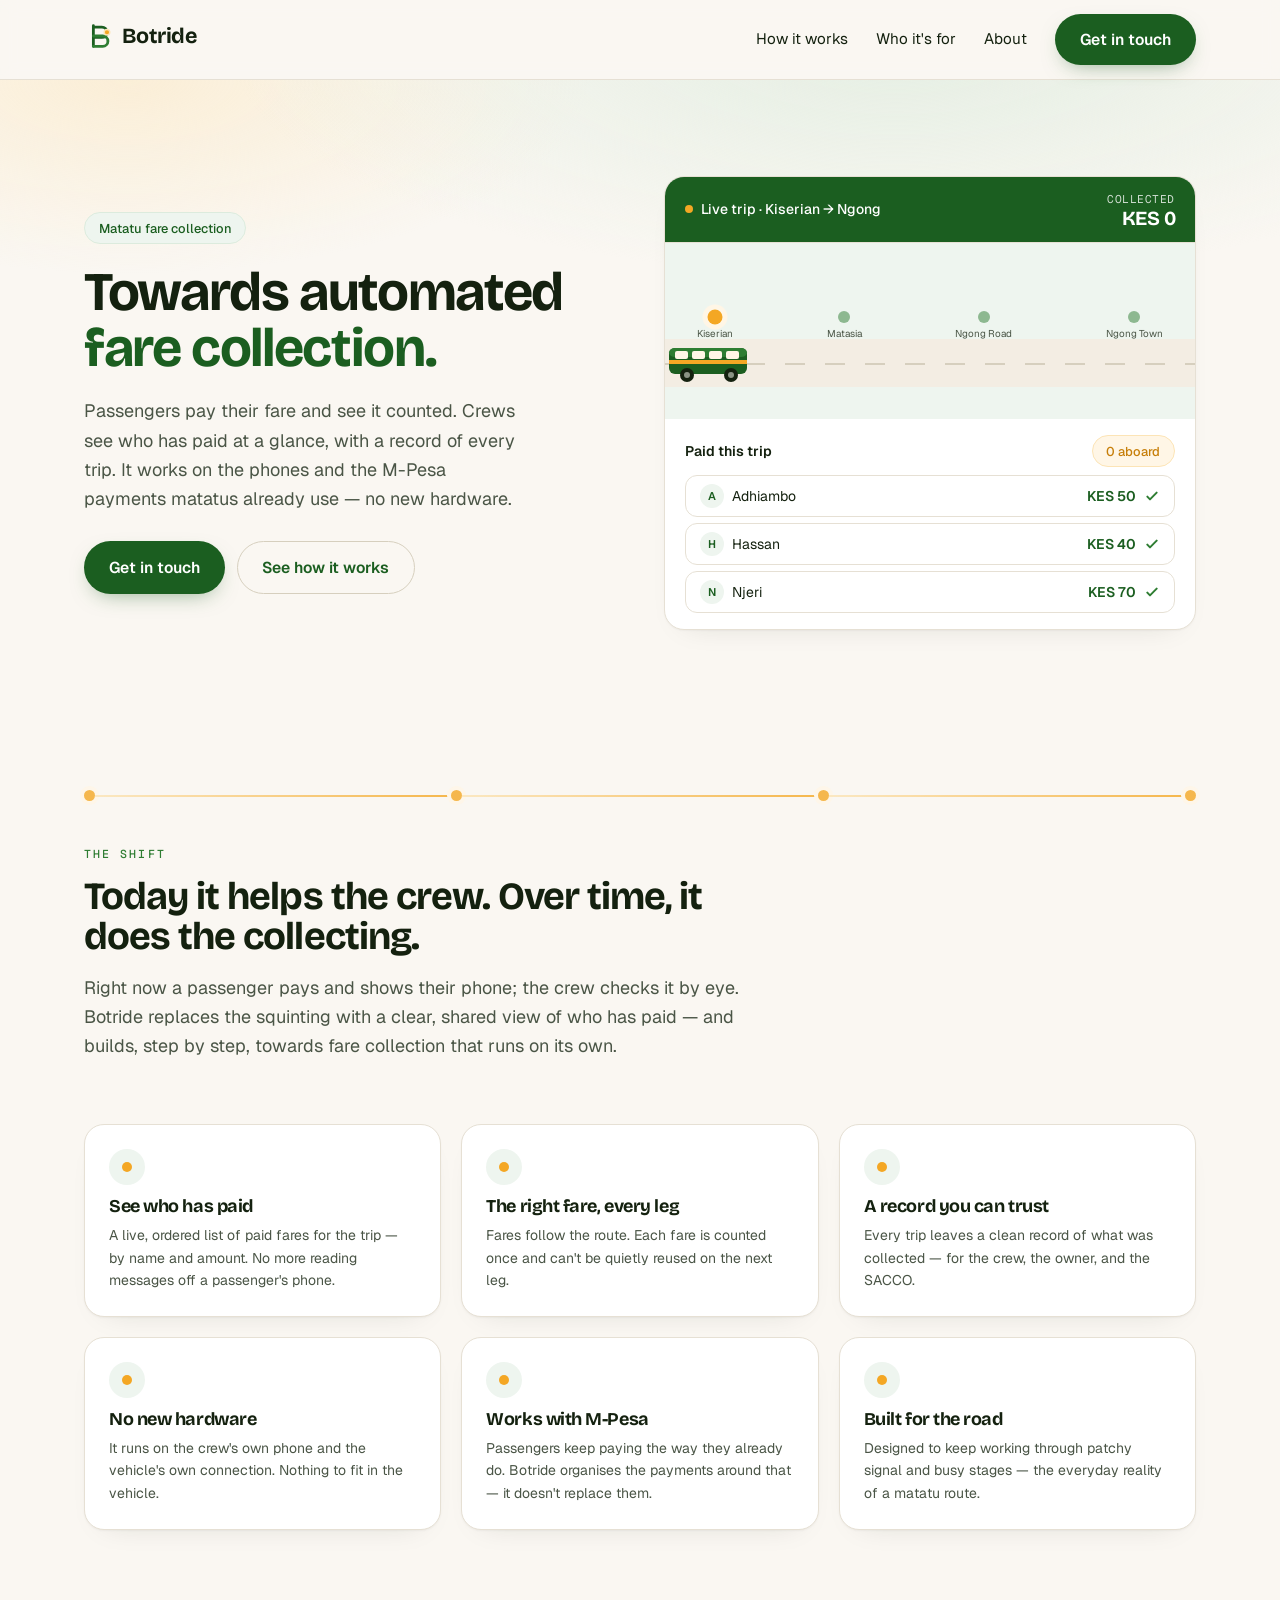
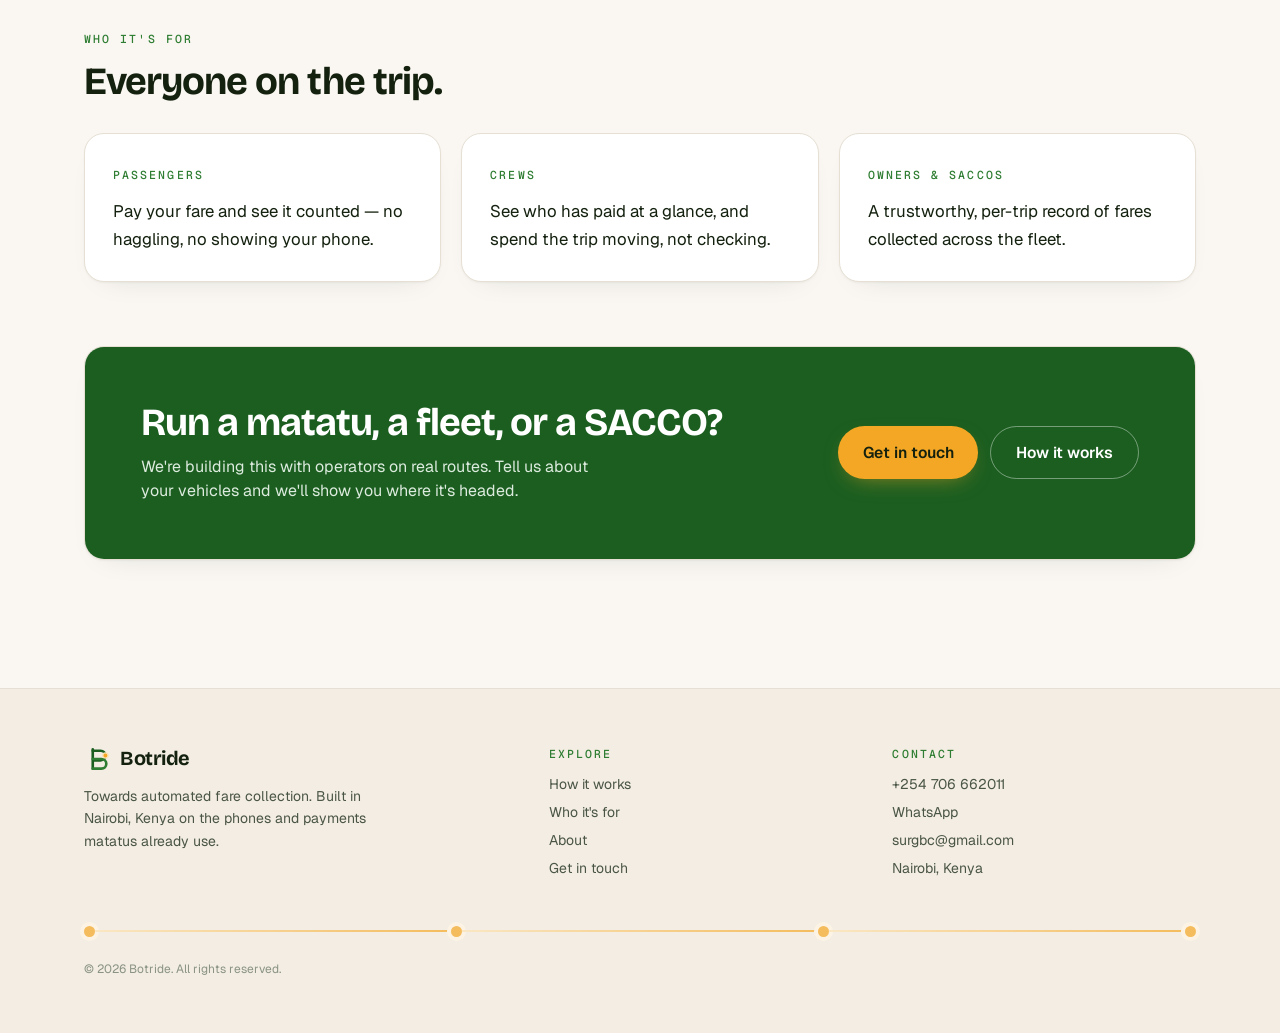
<file: index.html>
<!DOCTYPE html><!--reFOPD1WkgLQOX0I6_FZX--><html lang="en"><head><meta charSet="utf-8"/><meta name="viewport" content="width=device-width, initial-scale=1"/><link rel="stylesheet" href="/_next/static/chunks/f1d19bca8006b420.css" data-precedence="next"/><link rel="preload" as="script" fetchPriority="low" href="/_next/static/chunks/5bce68295c7f1f97.js"/><script src="/_next/static/chunks/391b5727e5bc11ec.js" async=""></script><script src="/_next/static/chunks/1c64b19886203277.js" async=""></script><script src="/_next/static/chunks/c44ba29902c6819e.js" async=""></script><script src="/_next/static/chunks/turbopack-5e5e5629a9695c20.js" async=""></script><script src="/_next/static/chunks/55cdb29c8cf180af.js" async=""></script><script src="/_next/static/chunks/6c33792a57a66467.js" async=""></script><script src="/_next/static/chunks/beefb697acdd731a.js" async=""></script><script src="/_next/static/chunks/643256466116d438.js" async=""></script><link rel="preload" href="https://fonts.googleapis.com/css2?family=Bricolage+Grotesque:opsz,wght@12..96,400;12..96,600;12..96,700;12..96,800&amp;family=Geist:wght@400;500;600;700&amp;family=Geist+Mono:wght@400;500&amp;display=swap" as="style"/><link rel="preconnect" href="https://fonts.googleapis.com"/><link rel="preconnect" href="https://fonts.gstatic.com" crossorigin=""/><meta name="theme-color" content="#1B5E20"/><title>Botride — Towards automated fare collection.</title><meta name="description" content="Botride brings automated fare collection to matatus. Passengers pay their fare and see it counted; crews see who has paid at a glance, with a trustworthy record of every trip. It runs on the phones people already carry and the M-Pesa payments they already make — no new hardware. Today it helps the crew. Over time, it does the collecting itself."/><meta name="author" content="Botride"/><link rel="manifest" href="/manifest.json"/><meta name="keywords" content="matatu fare collection,automated fare collection Kenya,matatu payment M-Pesa,PSV fare system,SACCO fare collection,matatu cashless fare,Botride"/><meta name="creator" content="Botride"/><meta name="publisher" content="Botride"/><meta name="robots" content="index, follow"/><meta property="og:title" content="Botride — Towards automated fare collection."/><meta property="og:description" content="Botride brings automated fare collection to matatus. Passengers pay their fare and see it counted; crews see who has paid at a glance, with a trustworthy record of every trip. It runs on the phones people already carry and the M-Pesa payments they already make — no new hardware. Today it helps the crew. Over time, it does the collecting itself."/><meta property="og:url" content="https://botride.cseco.co.ke"/><meta property="og:site_name" content="Botride"/><meta property="og:locale" content="en_US"/><meta property="og:image" content="https://botride.cseco.co.ke/og-image.png"/><meta property="og:image:width" content="1200"/><meta property="og:image:height" content="630"/><meta property="og:image:alt" content="Towards automated fare collection."/><meta property="og:image:type" content="image/png"/><meta property="og:type" content="website"/><meta name="twitter:card" content="summary_large_image"/><meta name="twitter:title" content="Botride — Towards automated fare collection."/><meta name="twitter:description" content="Botride brings automated fare collection to matatus. Passengers pay their fare and see it counted; crews see who has paid at a glance, with a trustworthy record of every trip. It runs on the phones people already carry and the M-Pesa payments they already make — no new hardware. Today it helps the crew. Over time, it does the collecting itself."/><meta name="twitter:image" content="https://botride.cseco.co.ke/og-image.png"/><link rel="icon" href="/favicon.svg" type="image/svg+xml"/><link rel="icon" href="/favicon.png" type="image/png" sizes="32x32"/><link rel="apple-touch-icon" href="/apple-touch-icon.png"/><link rel="stylesheet" href="https://fonts.googleapis.com/css2?family=Bricolage+Grotesque:opsz,wght@12..96,400;12..96,600;12..96,700;12..96,800&amp;family=Geist:wght@400;500;600;700&amp;family=Geist+Mono:wght@400;500&amp;display=swap"/><script src="/_next/static/chunks/a6dad97d9634a72d.js" noModule=""></script></head><body class="antialiased bg-[var(--color-paper)] text-[var(--color-ink)] min-h-screen flex flex-col"><div hidden=""><!--$--><!--/$--></div><header class="sticky top-0 z-50 border-b border-[var(--color-edge)] bg-[var(--color-paper)]/85 backdrop-blur"><div class="mx-auto flex max-w-6xl items-center justify-between px-5 py-3.5"><a aria-label="Botride home" href="/"><span class="inline-flex items-center gap-2 "><svg width="30" height="30" viewBox="0 0 64 64" fill="none" class="" aria-hidden="true"><path d="M20 10 V54" stroke="var(--color-green)" stroke-width="6" stroke-linecap="round"></path><path d="M20 13 H38 a11 11 0 0 1 0 22 H22" stroke="var(--color-green)" stroke-width="6" stroke-linecap="round" fill="none"></path><path d="M20 32 H40 a11 11 0 0 1 0 22 H20" stroke="var(--color-green-bright)" stroke-width="6" stroke-linecap="round" fill="none"></path><circle cx="49" cy="24" r="6" fill="var(--color-amber)"></circle><circle cx="49" cy="24" r="6" fill="none" stroke="var(--color-amber-soft)" stroke-width="3"></circle></svg><span class="font-display text-[1.35rem] tracking-tight text-[var(--color-ink)]">Botride</span></span></a><nav class="hidden items-center gap-7 md:flex"><a class="text-[0.95rem] text-[var(--color-ink-soft)] transition-colors hover:text-[var(--color-green)]" href="/how-it-works">How it works</a><a class="text-[0.95rem] text-[var(--color-ink-soft)] transition-colors hover:text-[var(--color-green)]" href="/who-its-for">Who it&#x27;s for</a><a class="text-[0.95rem] text-[var(--color-ink-soft)] transition-colors hover:text-[var(--color-green)]" href="/about">About</a><a class="btn btn-primary px-5 py-2.5 text-[0.92rem]" href="/contact">Get in touch</a></nav><button class="md:hidden" aria-label="Menu"><svg width="26" height="26" viewBox="0 0 24 24" fill="none" stroke="currentColor" stroke-width="2"><path d="M4 7h16M4 12h16M4 17h16"></path></svg></button></div></header><main class="relative flex-1"><section class="bg-hero"><div class="mx-auto grid max-w-6xl items-center gap-12 px-5 py-16 md:grid-cols-2 md:py-24"><div><span class="pill animate-rise">Matatu fare collection</span><h1 class="font-display mt-5 text-[2.7rem] leading-[1.04] sm:text-[3.4rem] animate-rise delay-100">Towards automated<br/><span class="text-[var(--color-green)]">fare collection.</span></h1><p class="mt-5 max-w-md text-lg leading-relaxed text-[var(--color-ink-soft)] animate-rise delay-200">Passengers pay their fare and see it counted. Crews see who has paid at a glance, with a record of every trip. It works on the phones and the M-Pesa payments matatus already use — no new hardware.</p><div class="mt-7 flex flex-wrap gap-3 animate-rise delay-300"><a class="btn btn-primary" href="/contact">Get in touch</a><a class="btn btn-ghost" href="/how-it-works">See how it works</a></div></div><div class="animate-rise delay-200"><div class="card overflow-hidden"><div class="flex items-center justify-between border-b border-[var(--color-edge)] bg-[var(--color-green)] px-5 py-3.5 text-[var(--color-white)]"><div class="flex items-center gap-2 text-sm font-medium"><span class="inline-block h-2 w-2 rounded-full bg-[var(--color-amber)] pulse-dot"></span>Live trip · Kiserian → Ngong</div><div class="text-right"><div class="font-mono text-[0.7rem] uppercase tracking-wider opacity-80">Collected</div><div class="font-display text-xl tabular-nums">KES <!-- -->0</div></div></div><div class="relative h-44 overflow-hidden bg-[var(--color-green-tint)]"><div class="absolute inset-x-0 bottom-8 h-12 bg-[var(--color-paper-warm)]"></div><div class="absolute inset-x-0 bottom-[3.4rem] h-[2px]"><div class="road-dashes h-full w-[200%]"></div></div><div class="absolute inset-x-8 bottom-[4.8rem] flex justify-between"><div class="flex flex-col items-center gap-1"><span class="h-3 w-3 rounded-full transition-all duration-500 scale-125 bg-[var(--color-amber)] shadow-[0_0_0_4px_var(--color-amber-tint)]"></span><span class="hidden text-[0.62rem] text-[var(--color-ink-soft)] sm:block">Kiserian</span></div><div class="flex flex-col items-center gap-1"><span class="h-3 w-3 rounded-full transition-all duration-500 bg-[var(--color-green-bright)]/50"></span><span class="hidden text-[0.62rem] text-[var(--color-ink-soft)] sm:block">Matasia</span></div><div class="flex flex-col items-center gap-1"><span class="h-3 w-3 rounded-full transition-all duration-500 bg-[var(--color-green-bright)]/50"></span><span class="hidden text-[0.62rem] text-[var(--color-ink-soft)] sm:block">Ngong Road</span></div><div class="flex flex-col items-center gap-1"><span class="h-3 w-3 rounded-full transition-all duration-500 bg-[var(--color-green-bright)]/50"></span><span class="hidden text-[0.62rem] text-[var(--color-ink-soft)] sm:block">Ngong Town</span></div></div><div class="matatu absolute bottom-[2.1rem]"><svg width="92" height="46" viewBox="0 0 92 46" fill="none" aria-hidden="true"><rect x="4" y="8" width="78" height="26" rx="6" fill="var(--color-green)"></rect><rect x="4" y="8" width="78" height="9" rx="6" fill="var(--color-green-bright)"></rect><rect x="4" y="20" width="78" height="4" fill="var(--color-amber)"></rect><rect x="10" y="11" width="13" height="8" rx="2" fill="var(--color-amber-tint)"></rect><rect x="27" y="11" width="13" height="8" rx="2" fill="var(--color-amber-tint)"></rect><rect x="44" y="11" width="13" height="8" rx="2" fill="var(--color-amber-tint)"></rect><rect x="61" y="11" width="13" height="8" rx="2" fill="var(--color-amber-tint)"></rect><circle cx="22" cy="35" r="7" fill="var(--color-ink)"></circle><circle cx="22" cy="35" r="3" fill="var(--color-ink-mute)"></circle><circle cx="66" cy="35" r="7" fill="var(--color-ink)"></circle><circle cx="66" cy="35" r="3" fill="var(--color-ink-mute)"></circle></svg></div></div><div class="px-5 py-4"><div class="mb-2 flex items-center justify-between"><span class="text-sm font-semibold">Paid this trip</span><span class="pill pill-amber">0<!-- --> aboard</span></div><div class="space-y-1.5"><div class="flex items-center justify-between rounded-xl border border-[var(--color-edge)] bg-[var(--color-white)] px-3.5 py-2 text-sm animate-rise"><span class="flex items-center gap-2"><span class="grid h-6 w-6 place-items-center rounded-full bg-[var(--color-green-tint)] text-[0.7rem] font-semibold text-[var(--color-green)]">A</span>Adhiambo</span><span class="flex items-center gap-2"><span class="font-semibold text-[var(--color-green)]">KES <!-- -->50</span><svg width="16" height="16" viewBox="0 0 24 24" fill="none" stroke="var(--color-green-bright)" stroke-width="3"><path d="M5 13l4 4L19 7" stroke-linecap="round" stroke-linejoin="round"></path></svg></span></div><div class="flex items-center justify-between rounded-xl border border-[var(--color-edge)] bg-[var(--color-white)] px-3.5 py-2 text-sm "><span class="flex items-center gap-2"><span class="grid h-6 w-6 place-items-center rounded-full bg-[var(--color-green-tint)] text-[0.7rem] font-semibold text-[var(--color-green)]">H</span>Hassan</span><span class="flex items-center gap-2"><span class="font-semibold text-[var(--color-green)]">KES <!-- -->40</span><svg width="16" height="16" viewBox="0 0 24 24" fill="none" stroke="var(--color-green-bright)" stroke-width="3"><path d="M5 13l4 4L19 7" stroke-linecap="round" stroke-linejoin="round"></path></svg></span></div><div class="flex items-center justify-between rounded-xl border border-[var(--color-edge)] bg-[var(--color-white)] px-3.5 py-2 text-sm "><span class="flex items-center gap-2"><span class="grid h-6 w-6 place-items-center rounded-full bg-[var(--color-green-tint)] text-[0.7rem] font-semibold text-[var(--color-green)]">N</span>Njeri</span><span class="flex items-center gap-2"><span class="font-semibold text-[var(--color-green)]">KES <!-- -->70</span><svg width="16" height="16" viewBox="0 0 24 24" fill="none" stroke="var(--color-green-bright)" stroke-width="3"><path d="M5 13l4 4L19 7" stroke-linecap="round" stroke-linejoin="round"></path></svg></span></div></div></div><style>
        @keyframes drive {
          0% { left: -22%; }
          100% { left: 102%; }
        }
        .matatu { animation: drive 9s linear infinite; }
        @keyframes dash { to { transform: translateX(-40px); } }
        .road-dashes {
          background-image: repeating-linear-gradient(90deg,
            var(--color-edge-strong) 0 20px, transparent 20px 40px);
          animation: dash 0.6s linear infinite;
        }
        @media (prefers-reduced-motion: reduce) {
          .matatu { animation: none; left: 40%; }
          .road-dashes { animation: none; }
        }
      </style></div></div></div></section><section class="mx-auto max-w-6xl px-5 py-16"><div class="routeline mb-10 opacity-80"><span class="stop"></span><span class="seg"></span><span class="stop"></span><span class="seg"></span><span class="stop"></span><span class="seg"></span><span class="stop"></span></div><div class="max-w-2xl"><span class="eyebrow">The shift</span><h2 class="font-display mt-3 text-[2rem] sm:text-[2.4rem]">Today it helps the crew. Over time, it does the collecting.</h2><p class="mt-4 text-lg leading-relaxed text-[var(--color-ink-soft)]">Right now a passenger pays and shows their phone; the crew checks it by eye. Botride replaces the squinting with a clear, shared view of who has paid — and builds, step by step, towards fare collection that runs on its own.</p></div></section><section class="mx-auto max-w-6xl px-5 pb-8"><div class="grid gap-5 md:grid-cols-3"><div class="card card-hover p-6"><div class="mb-3 grid h-9 w-9 place-items-center rounded-full bg-[var(--color-green-tint)]"><span class="h-2.5 w-2.5 rounded-full bg-[var(--color-amber)]"></span></div><h3 class="font-display text-lg">See who has paid</h3><p class="mt-2 text-sm leading-relaxed text-[var(--color-ink-soft)]">A live, ordered list of paid fares for the trip — by name and amount. No more reading messages off a passenger&#x27;s phone.</p></div><div class="card card-hover p-6"><div class="mb-3 grid h-9 w-9 place-items-center rounded-full bg-[var(--color-green-tint)]"><span class="h-2.5 w-2.5 rounded-full bg-[var(--color-amber)]"></span></div><h3 class="font-display text-lg">The right fare, every leg</h3><p class="mt-2 text-sm leading-relaxed text-[var(--color-ink-soft)]">Fares follow the route. Each fare is counted once and can&#x27;t be quietly reused on the next leg.</p></div><div class="card card-hover p-6"><div class="mb-3 grid h-9 w-9 place-items-center rounded-full bg-[var(--color-green-tint)]"><span class="h-2.5 w-2.5 rounded-full bg-[var(--color-amber)]"></span></div><h3 class="font-display text-lg">A record you can trust</h3><p class="mt-2 text-sm leading-relaxed text-[var(--color-ink-soft)]">Every trip leaves a clean record of what was collected — for the crew, the owner, and the SACCO.</p></div><div class="card card-hover p-6"><div class="mb-3 grid h-9 w-9 place-items-center rounded-full bg-[var(--color-green-tint)]"><span class="h-2.5 w-2.5 rounded-full bg-[var(--color-amber)]"></span></div><h3 class="font-display text-lg">No new hardware</h3><p class="mt-2 text-sm leading-relaxed text-[var(--color-ink-soft)]">It runs on the crew&#x27;s own phone and the vehicle&#x27;s own connection. Nothing to fit in the vehicle.</p></div><div class="card card-hover p-6"><div class="mb-3 grid h-9 w-9 place-items-center rounded-full bg-[var(--color-green-tint)]"><span class="h-2.5 w-2.5 rounded-full bg-[var(--color-amber)]"></span></div><h3 class="font-display text-lg">Works with M-Pesa</h3><p class="mt-2 text-sm leading-relaxed text-[var(--color-ink-soft)]">Passengers keep paying the way they already do. Botride organises the payments around that — it doesn&#x27;t replace them.</p></div><div class="card card-hover p-6"><div class="mb-3 grid h-9 w-9 place-items-center rounded-full bg-[var(--color-green-tint)]"><span class="h-2.5 w-2.5 rounded-full bg-[var(--color-amber)]"></span></div><h3 class="font-display text-lg">Built for the road</h3><p class="mt-2 text-sm leading-relaxed text-[var(--color-ink-soft)]">Designed to keep working through patchy signal and busy stages — the everyday reality of a matatu route.</p></div></div></section><section class="mx-auto max-w-6xl px-5 py-16"><span class="eyebrow">Who it&#x27;s for</span><h2 class="font-display mt-3 text-[2rem] sm:text-[2.4rem]">Everyone on the trip.</h2><div class="mt-8 grid gap-5 md:grid-cols-3"><div class="card card-hover p-7"><span class="eyebrow">Passengers</span><p class="mt-3 text-[1.05rem] leading-relaxed">Pay your fare and see it counted — no haggling, no showing your phone.</p></div><div class="card card-hover p-7"><span class="eyebrow">Crews</span><p class="mt-3 text-[1.05rem] leading-relaxed">See who has paid at a glance, and spend the trip moving, not checking.</p></div><div class="card card-hover p-7"><span class="eyebrow">Owners &amp; SACCOs</span><p class="mt-3 text-[1.05rem] leading-relaxed">A trustworthy, per-trip record of fares collected across the fleet.</p></div></div></section><section class="mx-auto max-w-6xl px-5 pb-8"><div class="card overflow-hidden"><div class="grid items-center gap-8 bg-[var(--color-green)] p-10 text-[var(--color-white)] md:grid-cols-[1.6fr_1fr] md:p-14"><div><h2 class="font-display text-[2rem] sm:text-[2.4rem]">Run a matatu, a fleet, or a SACCO?</h2><p class="mt-3 max-w-md text-[var(--color-green-soft)]">We&#x27;re building this with operators on real routes. Tell us about your vehicles and we&#x27;ll show you where it&#x27;s headed.</p></div><div class="flex flex-wrap gap-3 md:justify-end"><a class="btn btn-amber" href="/contact">Get in touch</a><a class="btn btn-ghost-light" href="/how-it-works">How it works</a></div></div></div></section><!--$--><!--/$--></main><footer class="mt-24 border-t border-[var(--color-edge)] bg-[var(--color-paper-warm)]"><div class="mx-auto max-w-6xl px-5 py-14"><div class="grid gap-10 md:grid-cols-[1.4fr_1fr_1fr]"><div><div class="flex items-center gap-2"><svg width="28" height="28" viewBox="0 0 64 64" fill="none" class="" aria-hidden="true"><path d="M20 10 V54" stroke="var(--color-green)" stroke-width="6" stroke-linecap="round"></path><path d="M20 13 H38 a11 11 0 0 1 0 22 H22" stroke="var(--color-green)" stroke-width="6" stroke-linecap="round" fill="none"></path><path d="M20 32 H40 a11 11 0 0 1 0 22 H20" stroke="var(--color-green-bright)" stroke-width="6" stroke-linecap="round" fill="none"></path><circle cx="49" cy="24" r="6" fill="var(--color-amber)"></circle><circle cx="49" cy="24" r="6" fill="none" stroke="var(--color-amber-soft)" stroke-width="3"></circle></svg><span class="font-display text-xl">Botride</span></div><p class="mt-3 max-w-xs text-sm leading-relaxed text-[var(--color-ink-soft)]">Towards automated fare collection.<!-- --> Built in <!-- -->Nairobi, Kenya<!-- --> on the phones and payments matatus already use.</p></div><div><h4 class="eyebrow mb-3">Explore</h4><ul class="space-y-2 text-sm text-[var(--color-ink-soft)]"><li><a class="hover:text-[var(--color-green)]" href="/how-it-works">How it works</a></li><li><a class="hover:text-[var(--color-green)]" href="/who-its-for">Who it&#x27;s for</a></li><li><a class="hover:text-[var(--color-green)]" href="/about">About</a></li><li><a class="hover:text-[var(--color-green)]" href="/contact">Get in touch</a></li></ul></div><div><h4 class="eyebrow mb-3">Contact</h4><ul class="space-y-2 text-sm text-[var(--color-ink-soft)]"><li><a href="tel:+254706662011" class="hover:text-[var(--color-green)]">+254 706 662011</a></li><li><a href="https://wa.me/254706662011" class="hover:text-[var(--color-green)]">WhatsApp</a></li><li><a href="mailto:surgbc@gmail.com" class="hover:text-[var(--color-green)]">surgbc@gmail.com</a></li><li>Nairobi, Kenya</li></ul></div></div><div class="mt-12 routeline opacity-70"><span class="stop"></span><span class="seg"></span><span class="stop"></span><span class="seg"></span><span class="stop"></span><span class="seg"></span><span class="stop"></span></div><p class="mt-6 text-xs text-[var(--color-ink-mute)]">© <!-- -->2026<!-- --> Botride. All rights reserved.</p></div></footer><script src="/_next/static/chunks/5bce68295c7f1f97.js" id="_R_" async=""></script><script>(self.__next_f=self.__next_f||[]).push([0])</script><script>self.__next_f.push([1,"1:\"$Sreact.fragment\"\n2:I[2971,[\"/_next/static/chunks/55cdb29c8cf180af.js\"],\"Header\"]\n3:I[92322,[\"/_next/static/chunks/6c33792a57a66467.js\",\"/_next/static/chunks/beefb697acdd731a.js\"],\"default\"]\n4:I[81409,[\"/_next/static/chunks/6c33792a57a66467.js\",\"/_next/static/chunks/beefb697acdd731a.js\"],\"default\"]\n5:I[74426,[\"/_next/static/chunks/55cdb29c8cf180af.js\",\"/_next/static/chunks/643256466116d438.js\"],\"\"]\nb:I[60374,[\"/_next/static/chunks/6c33792a57a66467.js\",\"/_next/static/chunks/beefb697acdd731a.js\"],\"default\"]\n:HL[\"/_next/static/chunks/f1d19bca8006b420.css\",\"style\"]\n:HL[\"https://fonts.googleapis.com/css2?family=Bricolage+Grotesque:opsz,wght@12..96,400;12..96,600;12..96,700;12..96,800\u0026family=Geist:wght@400;500;600;700\u0026family=Geist+Mono:wght@400;500\u0026display=swap\",\"style\"]\n"])</script><script>self.__next_f.push([1,"0:{\"P\":null,\"b\":\"reFOPD1WkgLQOX0I6_FZX\",\"c\":[\"\",\"\"],\"q\":\"\",\"i\":false,\"f\":[[[\"\",{\"children\":[\"__PAGE__\",{}]},\"$undefined\",\"$undefined\",true],[[\"$\",\"$1\",\"c\",{\"children\":[[[\"$\",\"link\",\"0\",{\"rel\":\"stylesheet\",\"href\":\"/_next/static/chunks/f1d19bca8006b420.css\",\"precedence\":\"next\",\"crossOrigin\":\"$undefined\",\"nonce\":\"$undefined\"}],[\"$\",\"script\",\"script-0\",{\"src\":\"/_next/static/chunks/55cdb29c8cf180af.js\",\"async\":true,\"nonce\":\"$undefined\"}]],[\"$\",\"html\",null,{\"lang\":\"en\",\"children\":[[\"$\",\"head\",null,{\"children\":[[\"$\",\"link\",null,{\"rel\":\"preconnect\",\"href\":\"https://fonts.googleapis.com\"}],[\"$\",\"link\",null,{\"rel\":\"preconnect\",\"href\":\"https://fonts.gstatic.com\",\"crossOrigin\":\"\"}],[\"$\",\"link\",null,{\"rel\":\"stylesheet\",\"href\":\"https://fonts.googleapis.com/css2?family=Bricolage+Grotesque:opsz,wght@12..96,400;12..96,600;12..96,700;12..96,800\u0026family=Geist:wght@400;500;600;700\u0026family=Geist+Mono:wght@400;500\u0026display=swap\"}]]}],[\"$\",\"body\",null,{\"className\":\"antialiased bg-[var(--color-paper)] text-[var(--color-ink)] min-h-screen flex flex-col\",\"children\":[[\"$\",\"$L2\",null,{}],[\"$\",\"main\",null,{\"className\":\"relative flex-1\",\"children\":[\"$\",\"$L3\",null,{\"parallelRouterKey\":\"children\",\"error\":\"$undefined\",\"errorStyles\":\"$undefined\",\"errorScripts\":\"$undefined\",\"template\":[\"$\",\"$L4\",null,{}],\"templateStyles\":\"$undefined\",\"templateScripts\":\"$undefined\",\"notFound\":[[[\"$\",\"title\",null,{\"children\":\"404: This page could not be found.\"}],[\"$\",\"div\",null,{\"style\":{\"fontFamily\":\"system-ui,\\\"Segoe UI\\\",Roboto,Helvetica,Arial,sans-serif,\\\"Apple Color Emoji\\\",\\\"Segoe UI Emoji\\\"\",\"height\":\"100vh\",\"textAlign\":\"center\",\"display\":\"flex\",\"flexDirection\":\"column\",\"alignItems\":\"center\",\"justifyContent\":\"center\"},\"children\":[\"$\",\"div\",null,{\"children\":[[\"$\",\"style\",null,{\"dangerouslySetInnerHTML\":{\"__html\":\"body{color:#000;background:#fff;margin:0}.next-error-h1{border-right:1px solid rgba(0,0,0,.3)}@media (prefers-color-scheme:dark){body{color:#fff;background:#000}.next-error-h1{border-right:1px solid rgba(255,255,255,.3)}}\"}}],[\"$\",\"h1\",null,{\"className\":\"next-error-h1\",\"style\":{\"display\":\"inline-block\",\"margin\":\"0 20px 0 0\",\"padding\":\"0 23px 0 0\",\"fontSize\":24,\"fontWeight\":500,\"verticalAlign\":\"top\",\"lineHeight\":\"49px\"},\"children\":404}],[\"$\",\"div\",null,{\"style\":{\"display\":\"inline-block\"},\"children\":[\"$\",\"h2\",null,{\"style\":{\"fontSize\":14,\"fontWeight\":400,\"lineHeight\":\"49px\",\"margin\":0},\"children\":\"This page could not be found.\"}]}]]}]}]],[]],\"forbidden\":\"$undefined\",\"unauthorized\":\"$undefined\"}]}],[\"$\",\"footer\",null,{\"className\":\"mt-24 border-t border-[var(--color-edge)] bg-[var(--color-paper-warm)]\",\"children\":[\"$\",\"div\",null,{\"className\":\"mx-auto max-w-6xl px-5 py-14\",\"children\":[[\"$\",\"div\",null,{\"className\":\"grid gap-10 md:grid-cols-[1.4fr_1fr_1fr]\",\"children\":[[\"$\",\"div\",null,{\"children\":[[\"$\",\"div\",null,{\"className\":\"flex items-center gap-2\",\"children\":[[\"$\",\"svg\",null,{\"width\":28,\"height\":28,\"viewBox\":\"0 0 64 64\",\"fill\":\"none\",\"className\":\"\",\"aria-hidden\":\"true\",\"children\":[[\"$\",\"path\",null,{\"d\":\"M20 10 V54\",\"stroke\":\"var(--color-green)\",\"strokeWidth\":\"6\",\"strokeLinecap\":\"round\"}],[\"$\",\"path\",null,{\"d\":\"M20 13 H38 a11 11 0 0 1 0 22 H22\",\"stroke\":\"var(--color-green)\",\"strokeWidth\":\"6\",\"strokeLinecap\":\"round\",\"fill\":\"none\"}],[\"$\",\"path\",null,{\"d\":\"M20 32 H40 a11 11 0 0 1 0 22 H20\",\"stroke\":\"var(--color-green-bright)\",\"strokeWidth\":\"6\",\"strokeLinecap\":\"round\",\"fill\":\"none\"}],[\"$\",\"circle\",null,{\"cx\":\"49\",\"cy\":\"24\",\"r\":\"6\",\"fill\":\"var(--color-amber)\"}],[\"$\",\"circle\",null,{\"cx\":\"49\",\"cy\":\"24\",\"r\":\"6\",\"fill\":\"none\",\"stroke\":\"var(--color-amber-soft)\",\"strokeWidth\":\"3\"}]]}],[\"$\",\"span\",null,{\"className\":\"font-display text-xl\",\"children\":\"Botride\"}]]}],[\"$\",\"p\",null,{\"className\":\"mt-3 max-w-xs text-sm leading-relaxed text-[var(--color-ink-soft)]\",\"children\":[\"Towards automated fare collection.\",\" Built in \",\"Nairobi, Kenya\",\" on the phones and payments matatus already use.\"]}]]}],[\"$\",\"div\",null,{\"children\":[[\"$\",\"h4\",null,{\"className\":\"eyebrow mb-3\",\"children\":\"Explore\"}],[\"$\",\"ul\",null,{\"className\":\"space-y-2 text-sm text-[var(--color-ink-soft)]\",\"children\":[[\"$\",\"li\",null,{\"children\":[\"$\",\"$L5\",null,{\"href\":\"/how-it-works\",\"className\":\"hover:text-[var(--color-green)]\",\"children\":\"How it works\"}]}],[\"$\",\"li\",null,{\"children\":[\"$\",\"$L5\",null,{\"href\":\"/who-its-for\",\"className\":\"hover:text-[var(--color-green)]\",\"children\":\"Who it's for\"}]}],[\"$\",\"li\",null,{\"children\":[\"$\",\"$L5\",null,{\"href\":\"/about\",\"className\":\"hover:text-[var(--color-green)]\",\"children\":\"About\"}]}],[\"$\",\"li\",null,{\"children\":[\"$\",\"$L5\",null,{\"href\":\"/contact\",\"className\":\"hover:text-[var(--color-green)]\",\"children\":\"Get in touch\"}]}]]}]]}],\"$L6\"]}],\"$L7\",\"$L8\"]}]}]]}]]}]]}],{\"children\":[\"$L9\",{},null,false,false]},null,false,false],\"$La\",false]],\"m\":\"$undefined\",\"G\":[\"$b\",[]],\"S\":true}\n"])</script><script>self.__next_f.push([1,"c:I[89528,[\"/_next/static/chunks/55cdb29c8cf180af.js\",\"/_next/static/chunks/643256466116d438.js\"],\"JourneyScene\"]\n14:I[19091,[\"/_next/static/chunks/6c33792a57a66467.js\",\"/_next/static/chunks/beefb697acdd731a.js\"],\"ViewportBoundary\"]\n16:I[19091,[\"/_next/static/chunks/6c33792a57a66467.js\",\"/_next/static/chunks/beefb697acdd731a.js\"],\"MetadataBoundary\"]\n17:\"$Sreact.suspense\"\n6:[\"$\",\"div\",null,{\"children\":[[\"$\",\"h4\",null,{\"className\":\"eyebrow mb-3\",\"children\":\"Contact\"}],[\"$\",\"ul\",null,{\"className\":\"space-y-2 text-sm text-[var(--color-ink-soft)]\",\"children\":[[\"$\",\"li\",null,{\"children\":[\"$\",\"a\",null,{\"href\":\"tel:+254706662011\",\"className\":\"hover:text-[var(--color-green)]\",\"children\":\"+254 706 662011\"}]}],[\"$\",\"li\",null,{\"children\":[\"$\",\"a\",null,{\"href\":\"https://wa.me/254706662011\",\"className\":\"hover:text-[var(--color-green)]\",\"children\":\"WhatsApp\"}]}],[\"$\",\"li\",null,{\"children\":[\"$\",\"a\",null,{\"href\":\"mailto:surgbc@gmail.com\",\"className\":\"hover:text-[var(--color-green)]\",\"children\":\"surgbc@gmail.com\"}]}],[\"$\",\"li\",null,{\"children\":\"Nairobi, Kenya\"}]]}]]}]\n7:[\"$\",\"div\",null,{\"className\":\"mt-12 routeline opacity-70\",\"children\":[[\"$\",\"span\",null,{\"className\":\"stop\"}],[\"$\",\"span\",null,{\"className\":\"seg\"}],[\"$\",\"span\",null,{\"className\":\"stop\"}],[\"$\",\"span\",null,{\"className\":\"seg\"}],[\"$\",\"span\",null,{\"className\":\"stop\"}],[\"$\",\"span\",null,{\"className\":\"seg\"}],[\"$\",\"span\",null,{\"className\":\"stop\"}]]}]\n8:[\"$\",\"p\",null,{\"className\":\"mt-6 text-xs text-[var(--color-ink-mute)]\",\"children\":[\"© \",2026,\" Botride. All rights reserved.\"]}]\n"])</script><script>self.__next_f.push([1,"9:[\"$\",\"$1\",\"c\",{\"children\":[[[\"$\",\"section\",null,{\"className\":\"bg-hero\",\"children\":[\"$\",\"div\",null,{\"className\":\"mx-auto grid max-w-6xl items-center gap-12 px-5 py-16 md:grid-cols-2 md:py-24\",\"children\":[[\"$\",\"div\",null,{\"children\":[[\"$\",\"span\",null,{\"className\":\"pill animate-rise\",\"children\":\"Matatu fare collection\"}],[\"$\",\"h1\",null,{\"className\":\"font-display mt-5 text-[2.7rem] leading-[1.04] sm:text-[3.4rem] animate-rise delay-100\",\"children\":[\"Towards automated\",[\"$\",\"br\",null,{}],[\"$\",\"span\",null,{\"className\":\"text-[var(--color-green)]\",\"children\":\"fare collection.\"}]]}],[\"$\",\"p\",null,{\"className\":\"mt-5 max-w-md text-lg leading-relaxed text-[var(--color-ink-soft)] animate-rise delay-200\",\"children\":\"Passengers pay their fare and see it counted. Crews see who has paid at a glance, with a record of every trip. It works on the phones and the M-Pesa payments matatus already use — no new hardware.\"}],[\"$\",\"div\",null,{\"className\":\"mt-7 flex flex-wrap gap-3 animate-rise delay-300\",\"children\":[[\"$\",\"$L5\",null,{\"href\":\"/contact\",\"className\":\"btn btn-primary\",\"children\":\"Get in touch\"}],[\"$\",\"$L5\",null,{\"href\":\"/how-it-works\",\"className\":\"btn btn-ghost\",\"children\":\"See how it works\"}]]}]]}],[\"$\",\"div\",null,{\"className\":\"animate-rise delay-200\",\"children\":[\"$\",\"$Lc\",null,{}]}]]}]}],[\"$\",\"section\",null,{\"className\":\"mx-auto max-w-6xl px-5 py-16\",\"children\":[[\"$\",\"div\",null,{\"className\":\"routeline mb-10 opacity-80\",\"children\":[[\"$\",\"span\",null,{\"className\":\"stop\"}],[\"$\",\"span\",null,{\"className\":\"seg\"}],[\"$\",\"span\",null,{\"className\":\"stop\"}],[\"$\",\"span\",null,{\"className\":\"seg\"}],[\"$\",\"span\",null,{\"className\":\"stop\"}],[\"$\",\"span\",null,{\"className\":\"seg\"}],[\"$\",\"span\",null,{\"className\":\"stop\"}]]}],[\"$\",\"div\",null,{\"className\":\"max-w-2xl\",\"children\":[[\"$\",\"span\",null,{\"className\":\"eyebrow\",\"children\":\"The shift\"}],[\"$\",\"h2\",null,{\"className\":\"font-display mt-3 text-[2rem] sm:text-[2.4rem]\",\"children\":\"Today it helps the crew. Over time, it does the collecting.\"}],[\"$\",\"p\",null,{\"className\":\"mt-4 text-lg leading-relaxed text-[var(--color-ink-soft)]\",\"children\":\"Right now a passenger pays and shows their phone; the crew checks it by eye. Botride replaces the squinting with a clear, shared view of who has paid — and builds, step by step, towards fare collection that runs on its own.\"}]]}]]}],[\"$\",\"section\",null,{\"className\":\"mx-auto max-w-6xl px-5 pb-8\",\"children\":[\"$\",\"div\",null,{\"className\":\"grid gap-5 md:grid-cols-3\",\"children\":[[\"$\",\"div\",null,{\"className\":\"card card-hover p-6\",\"children\":[[\"$\",\"div\",null,{\"className\":\"mb-3 grid h-9 w-9 place-items-center rounded-full bg-[var(--color-green-tint)]\",\"children\":[\"$\",\"span\",null,{\"className\":\"h-2.5 w-2.5 rounded-full bg-[var(--color-amber)]\"}]}],[\"$\",\"h3\",null,{\"className\":\"font-display text-lg\",\"children\":\"See who has paid\"}],[\"$\",\"p\",null,{\"className\":\"mt-2 text-sm leading-relaxed text-[var(--color-ink-soft)]\",\"children\":\"A live, ordered list of paid fares for the trip — by name and amount. No more reading messages off a passenger's phone.\"}]]}],[\"$\",\"div\",null,{\"className\":\"card card-hover p-6\",\"children\":[[\"$\",\"div\",null,{\"className\":\"mb-3 grid h-9 w-9 place-items-center rounded-full bg-[var(--color-green-tint)]\",\"children\":[\"$\",\"span\",null,{\"className\":\"h-2.5 w-2.5 rounded-full bg-[var(--color-amber)]\"}]}],[\"$\",\"h3\",null,{\"className\":\"font-display text-lg\",\"children\":\"The right fare, every leg\"}],[\"$\",\"p\",null,{\"className\":\"mt-2 text-sm leading-relaxed text-[var(--color-ink-soft)]\",\"children\":\"Fares follow the route. Each fare is counted once and can't be quietly reused on the next leg.\"}]]}],[\"$\",\"div\",null,{\"className\":\"card card-hover p-6\",\"children\":[[\"$\",\"div\",null,{\"className\":\"mb-3 grid h-9 w-9 place-items-center rounded-full bg-[var(--color-green-tint)]\",\"children\":[\"$\",\"span\",null,{\"className\":\"h-2.5 w-2.5 rounded-full bg-[var(--color-amber)]\"}]}],[\"$\",\"h3\",null,{\"className\":\"font-display text-lg\",\"children\":\"A record you can trust\"}],[\"$\",\"p\",null,{\"className\":\"mt-2 text-sm leading-relaxed text-[var(--color-ink-soft)]\",\"children\":\"Every trip leaves a clean record of what was collected — for the crew, the owner, and the SACCO.\"}]]}],\"$Ld\",\"$Le\",\"$Lf\"]}]}],\"$L10\",\"$L11\"],[\"$L12\"],\"$L13\"]}]\n"])</script><script>self.__next_f.push([1,"a:[\"$\",\"$1\",\"h\",{\"children\":[null,[\"$\",\"$L14\",null,{\"children\":\"$@15\"}],[\"$\",\"div\",null,{\"hidden\":true,\"children\":[\"$\",\"$L16\",null,{\"children\":[\"$\",\"$17\",null,{\"name\":\"Next.Metadata\",\"children\":\"$@18\"}]}]}],null]}]\n"])</script><script>self.__next_f.push([1,"19:I[19091,[\"/_next/static/chunks/6c33792a57a66467.js\",\"/_next/static/chunks/beefb697acdd731a.js\"],\"OutletBoundary\"]\nd:[\"$\",\"div\",null,{\"className\":\"card card-hover p-6\",\"children\":[[\"$\",\"div\",null,{\"className\":\"mb-3 grid h-9 w-9 place-items-center rounded-full bg-[var(--color-green-tint)]\",\"children\":[\"$\",\"span\",null,{\"className\":\"h-2.5 w-2.5 rounded-full bg-[var(--color-amber)]\"}]}],[\"$\",\"h3\",null,{\"className\":\"font-display text-lg\",\"children\":\"No new hardware\"}],[\"$\",\"p\",null,{\"className\":\"mt-2 text-sm leading-relaxed text-[var(--color-ink-soft)]\",\"children\":\"It runs on the crew's own phone and the vehicle's own connection. Nothing to fit in the vehicle.\"}]]}]\ne:[\"$\",\"div\",null,{\"className\":\"card card-hover p-6\",\"children\":[[\"$\",\"div\",null,{\"className\":\"mb-3 grid h-9 w-9 place-items-center rounded-full bg-[var(--color-green-tint)]\",\"children\":[\"$\",\"span\",null,{\"className\":\"h-2.5 w-2.5 rounded-full bg-[var(--color-amber)]\"}]}],[\"$\",\"h3\",null,{\"className\":\"font-display text-lg\",\"children\":\"Works with M-Pesa\"}],[\"$\",\"p\",null,{\"className\":\"mt-2 text-sm leading-relaxed text-[var(--color-ink-soft)]\",\"children\":\"Passengers keep paying the way they already do. Botride organises the payments around that — it doesn't replace them.\"}]]}]\nf:[\"$\",\"div\",null,{\"className\":\"card card-hover p-6\",\"children\":[[\"$\",\"div\",null,{\"className\":\"mb-3 grid h-9 w-9 place-items-center rounded-full bg-[var(--color-green-tint)]\",\"children\":[\"$\",\"span\",null,{\"className\":\"h-2.5 w-2.5 rounded-full bg-[var(--color-amber)]\"}]}],[\"$\",\"h3\",null,{\"className\":\"font-display text-lg\",\"children\":\"Built for the road\"}],[\"$\",\"p\",null,{\"className\":\"mt-2 text-sm leading-relaxed text-[var(--color-ink-soft)]\",\"children\":\"Designed to keep working through patchy signal and busy stages — the everyday reality of a matatu route.\"}]]}]\n10:[\"$\",\"section\",null,{\"className\":\"mx-auto max-w-6xl px-5 py-16\",\"children\":[[\"$\",\"span\",null,{\"className\":\"eyebrow\",\"children\":\"Who it's for\"}],[\"$\",\"h2\",null,{\"className\":\"font-display mt-3 text-[2rem] sm:text-[2.4rem]\",\"children\":\"Everyone on the trip.\"}],[\"$\",\"div\",null,{\"className\":\"mt-8 grid gap-5 md:grid-cols-3\",\"children\":[[\"$\",\"div\",null,{\"className\":\"card card-hover p-7\",\"children\":[[\"$\",\"span\",null,{\"className\":\"eyebrow\",\"children\":\"Passengers\"}],[\"$\",\"p\",null,{\"className\":\"mt-3 text-[1.05rem] leading-relaxed\",\"children\":\"Pay your fare and see it counted — no haggling, no showing your phone.\"}]]}],[\"$\",\"div\",null,{\"className\":\"card card-hover p-7\",\"children\":[[\"$\",\"span\",null,{\"className\":\"eyebrow\",\"children\":\"Crews\"}],[\"$\",\"p\",null,{\"className\":\"mt-3 text-[1.05rem] leading-relaxed\",\"children\":\"See who has paid at a glance, and spend the trip moving, not checking.\"}]]}],[\"$\",\"div\",null,{\"className\":\"card card-hover p-7\",\"children\":[[\"$\",\"span\",null,{\"className\":\"eyebrow\",\"children\":\"Owners \u0026 SACCOs\"}],[\"$\",\"p\",null,{\"className\":\"mt-3 text-[1.05rem] leading-relaxed\",\"children\":\"A trustworthy, per-trip record of fares collected across the fleet.\"}]]}]]}]]}]\n11:[\"$\",\"section\",null,{\"className\":\"mx-auto max-w-6xl px-5 pb-8\",\"children\":[\"$\",\"div\",null,{\"className\":\"card overflow-hidden\",\"children\":[\"$\",\"div\",null,{\"className\":\"grid items-center gap-8 bg-[var(--color-green)] p-10 text-[var(--color-white)] md:grid-cols-[1.6fr_1fr] md:p-14\",\"children\":[[\"$\",\"div\",null,{\"children\":[[\"$\",\"h2\",null,{\"className\":\"font-display text-[2rem] sm:text-[2.4rem]\",\"children\":\"Run a matatu, a fleet, or a SACCO?\"}],[\"$\",\"p\",null,{\"className\":\"mt-3 max-w-md text-[var(--color-green-soft)]\",\"children\":\"We're building this with operators on real routes. Tell us about your vehicles and we'll show you where it's headed.\"}]]}],[\"$\",\"div\",null,{\"className\":\"flex flex-wrap gap-3 md:justify-end\",\"children\":[[\"$\",\"$L5\",null,{\"href\":\"/contact\",\"className\":\"btn btn-amber\",\"children\":\"Get in touch\"}],[\"$\",\"$L5\",null,{\"href\":\"/how-it-works\",\"className\":\"btn btn-ghost-light\",\"children\":\"How it works\"}]]}]]}]}]}]\n12:[\"$\",\"script\",\"script-0\",{\"src\":\"/_next/static/chunks/643256466116d438.js\",\"async\":true,\"nonce\":\"$undefined\"}]\n13:[\"$\",\"$L19\",null,{\"children\":[\"$\""])</script><script>self.__next_f.push([1,",\"$17\",null,{\"name\":\"Next.MetadataOutlet\",\"children\":\"$@1a\"}]}]\n"])</script><script>self.__next_f.push([1,"15:[[\"$\",\"meta\",\"0\",{\"charSet\":\"utf-8\"}],[\"$\",\"meta\",\"1\",{\"name\":\"viewport\",\"content\":\"width=device-width, initial-scale=1\"}],[\"$\",\"meta\",\"2\",{\"name\":\"theme-color\",\"content\":\"#1B5E20\"}]]\n"])</script><script>self.__next_f.push([1,"1b:I[51042,[\"/_next/static/chunks/6c33792a57a66467.js\",\"/_next/static/chunks/beefb697acdd731a.js\"],\"IconMark\"]\n"])</script><script>self.__next_f.push([1,"18:[[\"$\",\"title\",\"0\",{\"children\":\"Botride — Towards automated fare collection.\"}],[\"$\",\"meta\",\"1\",{\"name\":\"description\",\"content\":\"Botride brings automated fare collection to matatus. Passengers pay their fare and see it counted; crews see who has paid at a glance, with a trustworthy record of every trip. It runs on the phones people already carry and the M-Pesa payments they already make — no new hardware. Today it helps the crew. Over time, it does the collecting itself.\"}],[\"$\",\"meta\",\"2\",{\"name\":\"author\",\"content\":\"Botride\"}],[\"$\",\"link\",\"3\",{\"rel\":\"manifest\",\"href\":\"/manifest.json\",\"crossOrigin\":\"$undefined\"}],[\"$\",\"meta\",\"4\",{\"name\":\"keywords\",\"content\":\"matatu fare collection,automated fare collection Kenya,matatu payment M-Pesa,PSV fare system,SACCO fare collection,matatu cashless fare,Botride\"}],[\"$\",\"meta\",\"5\",{\"name\":\"creator\",\"content\":\"Botride\"}],[\"$\",\"meta\",\"6\",{\"name\":\"publisher\",\"content\":\"Botride\"}],[\"$\",\"meta\",\"7\",{\"name\":\"robots\",\"content\":\"index, follow\"}],[\"$\",\"meta\",\"8\",{\"property\":\"og:title\",\"content\":\"Botride — Towards automated fare collection.\"}],[\"$\",\"meta\",\"9\",{\"property\":\"og:description\",\"content\":\"Botride brings automated fare collection to matatus. Passengers pay their fare and see it counted; crews see who has paid at a glance, with a trustworthy record of every trip. It runs on the phones people already carry and the M-Pesa payments they already make — no new hardware. Today it helps the crew. Over time, it does the collecting itself.\"}],[\"$\",\"meta\",\"10\",{\"property\":\"og:url\",\"content\":\"https://botride.cseco.co.ke\"}],[\"$\",\"meta\",\"11\",{\"property\":\"og:site_name\",\"content\":\"Botride\"}],[\"$\",\"meta\",\"12\",{\"property\":\"og:locale\",\"content\":\"en_US\"}],[\"$\",\"meta\",\"13\",{\"property\":\"og:image\",\"content\":\"https://botride.cseco.co.ke/og-image.png\"}],[\"$\",\"meta\",\"14\",{\"property\":\"og:image:width\",\"content\":\"1200\"}],[\"$\",\"meta\",\"15\",{\"property\":\"og:image:height\",\"content\":\"630\"}],[\"$\",\"meta\",\"16\",{\"property\":\"og:image:alt\",\"content\":\"Towards automated fare collection.\"}],[\"$\",\"meta\",\"17\",{\"property\":\"og:image:type\",\"content\":\"image/png\"}],[\"$\",\"meta\",\"18\",{\"property\":\"og:type\",\"content\":\"website\"}],[\"$\",\"meta\",\"19\",{\"name\":\"twitter:card\",\"content\":\"summary_large_image\"}],[\"$\",\"meta\",\"20\",{\"name\":\"twitter:title\",\"content\":\"Botride — Towards automated fare collection.\"}],[\"$\",\"meta\",\"21\",{\"name\":\"twitter:description\",\"content\":\"Botride brings automated fare collection to matatus. Passengers pay their fare and see it counted; crews see who has paid at a glance, with a trustworthy record of every trip. It runs on the phones people already carry and the M-Pesa payments they already make — no new hardware. Today it helps the crew. Over time, it does the collecting itself.\"}],[\"$\",\"meta\",\"22\",{\"name\":\"twitter:image\",\"content\":\"https://botride.cseco.co.ke/og-image.png\"}],[\"$\",\"link\",\"23\",{\"rel\":\"icon\",\"href\":\"/favicon.svg\",\"type\":\"image/svg+xml\"}],[\"$\",\"link\",\"24\",{\"rel\":\"icon\",\"href\":\"/favicon.png\",\"type\":\"image/png\",\"sizes\":\"32x32\"}],[\"$\",\"link\",\"25\",{\"rel\":\"apple-touch-icon\",\"href\":\"/apple-touch-icon.png\"}],[\"$\",\"$L1b\",\"26\",{}]]\n"])</script><script>self.__next_f.push([1,"1a:null\n"])</script></body></html>
</file>
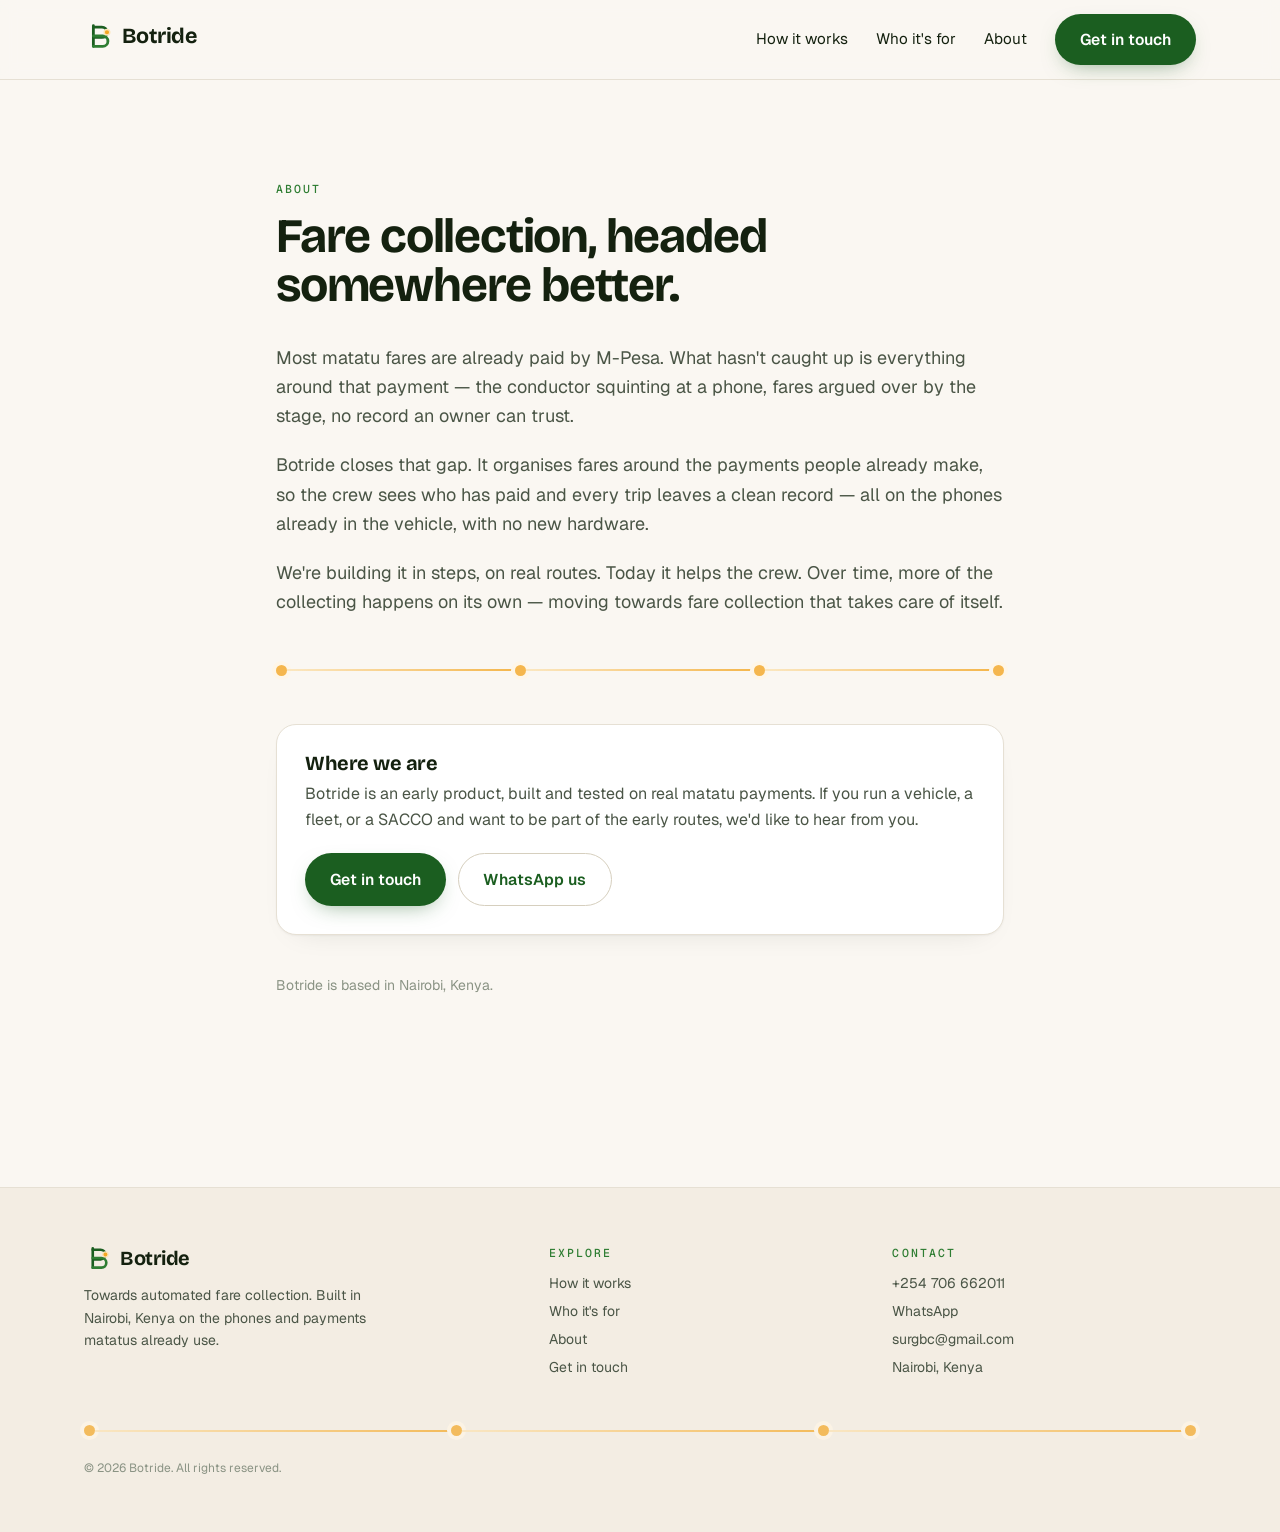
<file: about.html>
<!DOCTYPE html><!--reFOPD1WkgLQOX0I6_FZX--><html lang="en"><head><meta charSet="utf-8"/><meta name="viewport" content="width=device-width, initial-scale=1"/><link rel="stylesheet" href="/_next/static/chunks/f1d19bca8006b420.css" data-precedence="next"/><link rel="preload" as="script" fetchPriority="low" href="/_next/static/chunks/5bce68295c7f1f97.js"/><script src="/_next/static/chunks/391b5727e5bc11ec.js" async=""></script><script src="/_next/static/chunks/1c64b19886203277.js" async=""></script><script src="/_next/static/chunks/c44ba29902c6819e.js" async=""></script><script src="/_next/static/chunks/turbopack-5e5e5629a9695c20.js" async=""></script><script src="/_next/static/chunks/55cdb29c8cf180af.js" async=""></script><script src="/_next/static/chunks/6c33792a57a66467.js" async=""></script><script src="/_next/static/chunks/beefb697acdd731a.js" async=""></script><link rel="preload" href="https://fonts.googleapis.com/css2?family=Bricolage+Grotesque:opsz,wght@12..96,400;12..96,600;12..96,700;12..96,800&amp;family=Geist:wght@400;500;600;700&amp;family=Geist+Mono:wght@400;500&amp;display=swap" as="style"/><link rel="preconnect" href="https://fonts.googleapis.com"/><link rel="preconnect" href="https://fonts.gstatic.com" crossorigin=""/><meta name="theme-color" content="#1B5E20"/><title>About · Botride</title><meta name="description" content="Botride is building towards automated fare collection for matatus — on the phones and payments people already use."/><meta name="author" content="Botride"/><link rel="manifest" href="/manifest.json"/><meta name="keywords" content="matatu fare collection,automated fare collection Kenya,matatu payment M-Pesa,PSV fare system,SACCO fare collection,matatu cashless fare,Botride"/><meta name="creator" content="Botride"/><meta name="publisher" content="Botride"/><meta name="robots" content="index, follow"/><meta property="og:title" content="Botride — Towards automated fare collection."/><meta property="og:description" content="Botride brings automated fare collection to matatus. Passengers pay their fare and see it counted; crews see who has paid at a glance, with a trustworthy record of every trip. It runs on the phones people already carry and the M-Pesa payments they already make — no new hardware. Today it helps the crew. Over time, it does the collecting itself."/><meta property="og:url" content="https://botride.cseco.co.ke"/><meta property="og:site_name" content="Botride"/><meta property="og:locale" content="en_US"/><meta property="og:image" content="https://botride.cseco.co.ke/og-image.png"/><meta property="og:image:width" content="1200"/><meta property="og:image:height" content="630"/><meta property="og:image:alt" content="Towards automated fare collection."/><meta property="og:image:type" content="image/png"/><meta property="og:type" content="website"/><meta name="twitter:card" content="summary_large_image"/><meta name="twitter:title" content="Botride — Towards automated fare collection."/><meta name="twitter:description" content="Botride brings automated fare collection to matatus. Passengers pay their fare and see it counted; crews see who has paid at a glance, with a trustworthy record of every trip. It runs on the phones people already carry and the M-Pesa payments they already make — no new hardware. Today it helps the crew. Over time, it does the collecting itself."/><meta name="twitter:image" content="https://botride.cseco.co.ke/og-image.png"/><link rel="icon" href="/favicon.svg" type="image/svg+xml"/><link rel="icon" href="/favicon.png" type="image/png" sizes="32x32"/><link rel="apple-touch-icon" href="/apple-touch-icon.png"/><link rel="stylesheet" href="https://fonts.googleapis.com/css2?family=Bricolage+Grotesque:opsz,wght@12..96,400;12..96,600;12..96,700;12..96,800&amp;family=Geist:wght@400;500;600;700&amp;family=Geist+Mono:wght@400;500&amp;display=swap"/><script src="/_next/static/chunks/a6dad97d9634a72d.js" noModule=""></script></head><body class="antialiased bg-[var(--color-paper)] text-[var(--color-ink)] min-h-screen flex flex-col"><div hidden=""><!--$--><!--/$--></div><header class="sticky top-0 z-50 border-b border-[var(--color-edge)] bg-[var(--color-paper)]/85 backdrop-blur"><div class="mx-auto flex max-w-6xl items-center justify-between px-5 py-3.5"><a aria-label="Botride home" href="/"><span class="inline-flex items-center gap-2 "><svg width="30" height="30" viewBox="0 0 64 64" fill="none" class="" aria-hidden="true"><path d="M20 10 V54" stroke="var(--color-green)" stroke-width="6" stroke-linecap="round"></path><path d="M20 13 H38 a11 11 0 0 1 0 22 H22" stroke="var(--color-green)" stroke-width="6" stroke-linecap="round" fill="none"></path><path d="M20 32 H40 a11 11 0 0 1 0 22 H20" stroke="var(--color-green-bright)" stroke-width="6" stroke-linecap="round" fill="none"></path><circle cx="49" cy="24" r="6" fill="var(--color-amber)"></circle><circle cx="49" cy="24" r="6" fill="none" stroke="var(--color-amber-soft)" stroke-width="3"></circle></svg><span class="font-display text-[1.35rem] tracking-tight text-[var(--color-ink)]">Botride</span></span></a><nav class="hidden items-center gap-7 md:flex"><a class="text-[0.95rem] text-[var(--color-ink-soft)] transition-colors hover:text-[var(--color-green)]" href="/how-it-works">How it works</a><a class="text-[0.95rem] text-[var(--color-ink-soft)] transition-colors hover:text-[var(--color-green)]" href="/who-its-for">Who it&#x27;s for</a><a class="text-[0.95rem] text-[var(--color-ink-soft)] transition-colors hover:text-[var(--color-green)]" href="/about">About</a><a class="btn btn-primary px-5 py-2.5 text-[0.92rem]" href="/contact">Get in touch</a></nav><button class="md:hidden" aria-label="Menu"><svg width="26" height="26" viewBox="0 0 24 24" fill="none" stroke="currentColor" stroke-width="2"><path d="M4 7h16M4 12h16M4 17h16"></path></svg></button></div></header><main class="relative flex-1"><div class="mx-auto max-w-3xl px-5 py-16 md:py-24"><span class="eyebrow">About</span><h1 class="font-display mt-3 text-[2.6rem] leading-tight sm:text-[3rem]">Fare collection, headed somewhere better.</h1><div class="mt-8 space-y-5 text-lg leading-relaxed text-[var(--color-ink-soft)]"><p>Most matatu fares are already paid by M-Pesa. What hasn&#x27;t caught up is everything around that payment — the conductor squinting at a phone, fares argued over by the stage, no record an owner can trust.</p><p>Botride closes that gap. It organises fares around the payments people already make, so the crew sees who has paid and every trip leaves a clean record — all on the phones already in the vehicle, with no new hardware.</p><p>We&#x27;re building it in steps, on real routes. Today it helps the crew. Over time, more of the collecting happens on its own — moving towards fare collection that takes care of itself.</p></div><div class="mt-12 routeline opacity-80"><span class="stop"></span><span class="seg"></span><span class="stop"></span><span class="seg"></span><span class="stop"></span><span class="seg"></span><span class="stop"></span></div><div class="mt-12 card p-7"><h2 class="font-display text-xl">Where we are</h2><p class="mt-2 leading-relaxed text-[var(--color-ink-soft)]">Botride is an early product, built and tested on real matatu payments. If you run a vehicle, a fleet, or a SACCO and want to be part of the early routes, we&#x27;d like to hear from you.</p><div class="mt-5 flex flex-wrap gap-3"><a class="btn btn-primary" href="/contact">Get in touch</a><a href="https://wa.me/254706662011" class="btn btn-ghost">WhatsApp us</a></div></div><p class="mt-10 text-sm text-[var(--color-ink-mute)]">Botride is based in <!-- -->Nairobi, Kenya<!-- -->.</p></div><!--$--><!--/$--></main><footer class="mt-24 border-t border-[var(--color-edge)] bg-[var(--color-paper-warm)]"><div class="mx-auto max-w-6xl px-5 py-14"><div class="grid gap-10 md:grid-cols-[1.4fr_1fr_1fr]"><div><div class="flex items-center gap-2"><svg width="28" height="28" viewBox="0 0 64 64" fill="none" class="" aria-hidden="true"><path d="M20 10 V54" stroke="var(--color-green)" stroke-width="6" stroke-linecap="round"></path><path d="M20 13 H38 a11 11 0 0 1 0 22 H22" stroke="var(--color-green)" stroke-width="6" stroke-linecap="round" fill="none"></path><path d="M20 32 H40 a11 11 0 0 1 0 22 H20" stroke="var(--color-green-bright)" stroke-width="6" stroke-linecap="round" fill="none"></path><circle cx="49" cy="24" r="6" fill="var(--color-amber)"></circle><circle cx="49" cy="24" r="6" fill="none" stroke="var(--color-amber-soft)" stroke-width="3"></circle></svg><span class="font-display text-xl">Botride</span></div><p class="mt-3 max-w-xs text-sm leading-relaxed text-[var(--color-ink-soft)]">Towards automated fare collection.<!-- --> Built in <!-- -->Nairobi, Kenya<!-- --> on the phones and payments matatus already use.</p></div><div><h4 class="eyebrow mb-3">Explore</h4><ul class="space-y-2 text-sm text-[var(--color-ink-soft)]"><li><a class="hover:text-[var(--color-green)]" href="/how-it-works">How it works</a></li><li><a class="hover:text-[var(--color-green)]" href="/who-its-for">Who it&#x27;s for</a></li><li><a class="hover:text-[var(--color-green)]" href="/about">About</a></li><li><a class="hover:text-[var(--color-green)]" href="/contact">Get in touch</a></li></ul></div><div><h4 class="eyebrow mb-3">Contact</h4><ul class="space-y-2 text-sm text-[var(--color-ink-soft)]"><li><a href="tel:+254706662011" class="hover:text-[var(--color-green)]">+254 706 662011</a></li><li><a href="https://wa.me/254706662011" class="hover:text-[var(--color-green)]">WhatsApp</a></li><li><a href="mailto:surgbc@gmail.com" class="hover:text-[var(--color-green)]">surgbc@gmail.com</a></li><li>Nairobi, Kenya</li></ul></div></div><div class="mt-12 routeline opacity-70"><span class="stop"></span><span class="seg"></span><span class="stop"></span><span class="seg"></span><span class="stop"></span><span class="seg"></span><span class="stop"></span></div><p class="mt-6 text-xs text-[var(--color-ink-mute)]">© <!-- -->2026<!-- --> Botride. All rights reserved.</p></div></footer><script src="/_next/static/chunks/5bce68295c7f1f97.js" id="_R_" async=""></script><script>(self.__next_f=self.__next_f||[]).push([0])</script><script>self.__next_f.push([1,"1:\"$Sreact.fragment\"\n2:I[2971,[\"/_next/static/chunks/55cdb29c8cf180af.js\"],\"Header\"]\n3:I[92322,[\"/_next/static/chunks/6c33792a57a66467.js\",\"/_next/static/chunks/beefb697acdd731a.js\"],\"default\"]\n4:I[81409,[\"/_next/static/chunks/6c33792a57a66467.js\",\"/_next/static/chunks/beefb697acdd731a.js\"],\"default\"]\n5:I[74426,[\"/_next/static/chunks/55cdb29c8cf180af.js\"],\"\"]\nc:I[60374,[\"/_next/static/chunks/6c33792a57a66467.js\",\"/_next/static/chunks/beefb697acdd731a.js\"],\"default\"]\n:HL[\"/_next/static/chunks/f1d19bca8006b420.css\",\"style\"]\n:HL[\"https://fonts.googleapis.com/css2?family=Bricolage+Grotesque:opsz,wght@12..96,400;12..96,600;12..96,700;12..96,800\u0026family=Geist:wght@400;500;600;700\u0026family=Geist+Mono:wght@400;500\u0026display=swap\",\"style\"]\n"])</script><script>self.__next_f.push([1,"0:{\"P\":null,\"b\":\"reFOPD1WkgLQOX0I6_FZX\",\"c\":[\"\",\"about\"],\"q\":\"\",\"i\":false,\"f\":[[[\"\",{\"children\":[\"about\",{\"children\":[\"__PAGE__\",{}]}]},\"$undefined\",\"$undefined\",true],[[\"$\",\"$1\",\"c\",{\"children\":[[[\"$\",\"link\",\"0\",{\"rel\":\"stylesheet\",\"href\":\"/_next/static/chunks/f1d19bca8006b420.css\",\"precedence\":\"next\",\"crossOrigin\":\"$undefined\",\"nonce\":\"$undefined\"}],[\"$\",\"script\",\"script-0\",{\"src\":\"/_next/static/chunks/55cdb29c8cf180af.js\",\"async\":true,\"nonce\":\"$undefined\"}]],[\"$\",\"html\",null,{\"lang\":\"en\",\"children\":[[\"$\",\"head\",null,{\"children\":[[\"$\",\"link\",null,{\"rel\":\"preconnect\",\"href\":\"https://fonts.googleapis.com\"}],[\"$\",\"link\",null,{\"rel\":\"preconnect\",\"href\":\"https://fonts.gstatic.com\",\"crossOrigin\":\"\"}],[\"$\",\"link\",null,{\"rel\":\"stylesheet\",\"href\":\"https://fonts.googleapis.com/css2?family=Bricolage+Grotesque:opsz,wght@12..96,400;12..96,600;12..96,700;12..96,800\u0026family=Geist:wght@400;500;600;700\u0026family=Geist+Mono:wght@400;500\u0026display=swap\"}]]}],[\"$\",\"body\",null,{\"className\":\"antialiased bg-[var(--color-paper)] text-[var(--color-ink)] min-h-screen flex flex-col\",\"children\":[[\"$\",\"$L2\",null,{}],[\"$\",\"main\",null,{\"className\":\"relative flex-1\",\"children\":[\"$\",\"$L3\",null,{\"parallelRouterKey\":\"children\",\"error\":\"$undefined\",\"errorStyles\":\"$undefined\",\"errorScripts\":\"$undefined\",\"template\":[\"$\",\"$L4\",null,{}],\"templateStyles\":\"$undefined\",\"templateScripts\":\"$undefined\",\"notFound\":[[[\"$\",\"title\",null,{\"children\":\"404: This page could not be found.\"}],[\"$\",\"div\",null,{\"style\":{\"fontFamily\":\"system-ui,\\\"Segoe UI\\\",Roboto,Helvetica,Arial,sans-serif,\\\"Apple Color Emoji\\\",\\\"Segoe UI Emoji\\\"\",\"height\":\"100vh\",\"textAlign\":\"center\",\"display\":\"flex\",\"flexDirection\":\"column\",\"alignItems\":\"center\",\"justifyContent\":\"center\"},\"children\":[\"$\",\"div\",null,{\"children\":[[\"$\",\"style\",null,{\"dangerouslySetInnerHTML\":{\"__html\":\"body{color:#000;background:#fff;margin:0}.next-error-h1{border-right:1px solid rgba(0,0,0,.3)}@media (prefers-color-scheme:dark){body{color:#fff;background:#000}.next-error-h1{border-right:1px solid rgba(255,255,255,.3)}}\"}}],[\"$\",\"h1\",null,{\"className\":\"next-error-h1\",\"style\":{\"display\":\"inline-block\",\"margin\":\"0 20px 0 0\",\"padding\":\"0 23px 0 0\",\"fontSize\":24,\"fontWeight\":500,\"verticalAlign\":\"top\",\"lineHeight\":\"49px\"},\"children\":404}],[\"$\",\"div\",null,{\"style\":{\"display\":\"inline-block\"},\"children\":[\"$\",\"h2\",null,{\"style\":{\"fontSize\":14,\"fontWeight\":400,\"lineHeight\":\"49px\",\"margin\":0},\"children\":\"This page could not be found.\"}]}]]}]}]],[]],\"forbidden\":\"$undefined\",\"unauthorized\":\"$undefined\"}]}],[\"$\",\"footer\",null,{\"className\":\"mt-24 border-t border-[var(--color-edge)] bg-[var(--color-paper-warm)]\",\"children\":[\"$\",\"div\",null,{\"className\":\"mx-auto max-w-6xl px-5 py-14\",\"children\":[[\"$\",\"div\",null,{\"className\":\"grid gap-10 md:grid-cols-[1.4fr_1fr_1fr]\",\"children\":[[\"$\",\"div\",null,{\"children\":[[\"$\",\"div\",null,{\"className\":\"flex items-center gap-2\",\"children\":[[\"$\",\"svg\",null,{\"width\":28,\"height\":28,\"viewBox\":\"0 0 64 64\",\"fill\":\"none\",\"className\":\"\",\"aria-hidden\":\"true\",\"children\":[[\"$\",\"path\",null,{\"d\":\"M20 10 V54\",\"stroke\":\"var(--color-green)\",\"strokeWidth\":\"6\",\"strokeLinecap\":\"round\"}],[\"$\",\"path\",null,{\"d\":\"M20 13 H38 a11 11 0 0 1 0 22 H22\",\"stroke\":\"var(--color-green)\",\"strokeWidth\":\"6\",\"strokeLinecap\":\"round\",\"fill\":\"none\"}],[\"$\",\"path\",null,{\"d\":\"M20 32 H40 a11 11 0 0 1 0 22 H20\",\"stroke\":\"var(--color-green-bright)\",\"strokeWidth\":\"6\",\"strokeLinecap\":\"round\",\"fill\":\"none\"}],[\"$\",\"circle\",null,{\"cx\":\"49\",\"cy\":\"24\",\"r\":\"6\",\"fill\":\"var(--color-amber)\"}],[\"$\",\"circle\",null,{\"cx\":\"49\",\"cy\":\"24\",\"r\":\"6\",\"fill\":\"none\",\"stroke\":\"var(--color-amber-soft)\",\"strokeWidth\":\"3\"}]]}],[\"$\",\"span\",null,{\"className\":\"font-display text-xl\",\"children\":\"Botride\"}]]}],[\"$\",\"p\",null,{\"className\":\"mt-3 max-w-xs text-sm leading-relaxed text-[var(--color-ink-soft)]\",\"children\":[\"Towards automated fare collection.\",\" Built in \",\"Nairobi, Kenya\",\" on the phones and payments matatus already use.\"]}]]}],[\"$\",\"div\",null,{\"children\":[[\"$\",\"h4\",null,{\"className\":\"eyebrow mb-3\",\"children\":\"Explore\"}],[\"$\",\"ul\",null,{\"className\":\"space-y-2 text-sm text-[var(--color-ink-soft)]\",\"children\":[[\"$\",\"li\",null,{\"children\":[\"$\",\"$L5\",null,{\"href\":\"/how-it-works\",\"className\":\"hover:text-[var(--color-green)]\",\"children\":\"How it works\"}]}],[\"$\",\"li\",null,{\"children\":[\"$\",\"$L5\",null,{\"href\":\"/who-its-for\",\"className\":\"hover:text-[var(--color-green)]\",\"children\":\"Who it's for\"}]}],[\"$\",\"li\",null,{\"children\":[\"$\",\"$L5\",null,{\"href\":\"/about\",\"className\":\"hover:text-[var(--color-green)]\",\"children\":\"About\"}]}],[\"$\",\"li\",null,{\"children\":[\"$\",\"$L5\",null,{\"href\":\"/contact\",\"className\":\"hover:text-[var(--color-green)]\",\"children\":\"Get in touch\"}]}]]}]]}],\"$L6\"]}],\"$L7\",\"$L8\"]}]}]]}]]}]]}],{\"children\":[\"$L9\",{\"children\":[\"$La\",{},null,false,false]},null,false,false]},null,false,false],\"$Lb\",false]],\"m\":\"$undefined\",\"G\":[\"$c\",[]],\"S\":true}\n"])</script><script>self.__next_f.push([1,"d:I[19091,[\"/_next/static/chunks/6c33792a57a66467.js\",\"/_next/static/chunks/beefb697acdd731a.js\"],\"OutletBoundary\"]\ne:\"$Sreact.suspense\"\n10:I[19091,[\"/_next/static/chunks/6c33792a57a66467.js\",\"/_next/static/chunks/beefb697acdd731a.js\"],\"ViewportBoundary\"]\n12:I[19091,[\"/_next/static/chunks/6c33792a57a66467.js\",\"/_next/static/chunks/beefb697acdd731a.js\"],\"MetadataBoundary\"]\n6:[\"$\",\"div\",null,{\"children\":[[\"$\",\"h4\",null,{\"className\":\"eyebrow mb-3\",\"children\":\"Contact\"}],[\"$\",\"ul\",null,{\"className\":\"space-y-2 text-sm text-[var(--color-ink-soft)]\",\"children\":[[\"$\",\"li\",null,{\"children\":[\"$\",\"a\",null,{\"href\":\"tel:+254706662011\",\"className\":\"hover:text-[var(--color-green)]\",\"children\":\"+254 706 662011\"}]}],[\"$\",\"li\",null,{\"children\":[\"$\",\"a\",null,{\"href\":\"https://wa.me/254706662011\",\"className\":\"hover:text-[var(--color-green)]\",\"children\":\"WhatsApp\"}]}],[\"$\",\"li\",null,{\"children\":[\"$\",\"a\",null,{\"href\":\"mailto:surgbc@gmail.com\",\"className\":\"hover:text-[var(--color-green)]\",\"children\":\"surgbc@gmail.com\"}]}],[\"$\",\"li\",null,{\"children\":\"Nairobi, Kenya\"}]]}]]}]\n7:[\"$\",\"div\",null,{\"className\":\"mt-12 routeline opacity-70\",\"children\":[[\"$\",\"span\",null,{\"className\":\"stop\"}],[\"$\",\"span\",null,{\"className\":\"seg\"}],[\"$\",\"span\",null,{\"className\":\"stop\"}],[\"$\",\"span\",null,{\"className\":\"seg\"}],[\"$\",\"span\",null,{\"className\":\"stop\"}],[\"$\",\"span\",null,{\"className\":\"seg\"}],[\"$\",\"span\",null,{\"className\":\"stop\"}]]}]\n8:[\"$\",\"p\",null,{\"className\":\"mt-6 text-xs text-[var(--color-ink-mute)]\",\"children\":[\"© \",2026,\" Botride. All rights reserved.\"]}]\n9:[\"$\",\"$1\",\"c\",{\"children\":[null,[\"$\",\"$L3\",null,{\"parallelRouterKey\":\"children\",\"error\":\"$undefined\",\"errorStyles\":\"$undefined\",\"errorScripts\":\"$undefined\",\"template\":[\"$\",\"$L4\",null,{}],\"templateStyles\":\"$undefined\",\"templateScripts\":\"$undefined\",\"notFound\":\"$undefined\",\"forbidden\":\"$undefined\",\"unauthorized\":\"$undefined\"}]]}]\n"])</script><script>self.__next_f.push([1,"a:[\"$\",\"$1\",\"c\",{\"children\":[[\"$\",\"div\",null,{\"className\":\"mx-auto max-w-3xl px-5 py-16 md:py-24\",\"children\":[[\"$\",\"span\",null,{\"className\":\"eyebrow\",\"children\":\"About\"}],[\"$\",\"h1\",null,{\"className\":\"font-display mt-3 text-[2.6rem] leading-tight sm:text-[3rem]\",\"children\":\"Fare collection, headed somewhere better.\"}],[\"$\",\"div\",null,{\"className\":\"mt-8 space-y-5 text-lg leading-relaxed text-[var(--color-ink-soft)]\",\"children\":[[\"$\",\"p\",null,{\"children\":\"Most matatu fares are already paid by M-Pesa. What hasn't caught up is everything around that payment — the conductor squinting at a phone, fares argued over by the stage, no record an owner can trust.\"}],[\"$\",\"p\",null,{\"children\":\"Botride closes that gap. It organises fares around the payments people already make, so the crew sees who has paid and every trip leaves a clean record — all on the phones already in the vehicle, with no new hardware.\"}],[\"$\",\"p\",null,{\"children\":\"We're building it in steps, on real routes. Today it helps the crew. Over time, more of the collecting happens on its own — moving towards fare collection that takes care of itself.\"}]]}],[\"$\",\"div\",null,{\"className\":\"mt-12 routeline opacity-80\",\"children\":[[\"$\",\"span\",null,{\"className\":\"stop\"}],[\"$\",\"span\",null,{\"className\":\"seg\"}],[\"$\",\"span\",null,{\"className\":\"stop\"}],[\"$\",\"span\",null,{\"className\":\"seg\"}],[\"$\",\"span\",null,{\"className\":\"stop\"}],[\"$\",\"span\",null,{\"className\":\"seg\"}],[\"$\",\"span\",null,{\"className\":\"stop\"}]]}],[\"$\",\"div\",null,{\"className\":\"mt-12 card p-7\",\"children\":[[\"$\",\"h2\",null,{\"className\":\"font-display text-xl\",\"children\":\"Where we are\"}],[\"$\",\"p\",null,{\"className\":\"mt-2 leading-relaxed text-[var(--color-ink-soft)]\",\"children\":\"Botride is an early product, built and tested on real matatu payments. If you run a vehicle, a fleet, or a SACCO and want to be part of the early routes, we'd like to hear from you.\"}],[\"$\",\"div\",null,{\"className\":\"mt-5 flex flex-wrap gap-3\",\"children\":[[\"$\",\"$L5\",null,{\"href\":\"/contact\",\"className\":\"btn btn-primary\",\"children\":\"Get in touch\"}],[\"$\",\"a\",null,{\"href\":\"https://wa.me/254706662011\",\"className\":\"btn btn-ghost\",\"children\":\"WhatsApp us\"}]]}]]}],[\"$\",\"p\",null,{\"className\":\"mt-10 text-sm text-[var(--color-ink-mute)]\",\"children\":[\"Botride is based in \",\"Nairobi, Kenya\",\".\"]}]]}],null,[\"$\",\"$Ld\",null,{\"children\":[\"$\",\"$e\",null,{\"name\":\"Next.MetadataOutlet\",\"children\":\"$@f\"}]}]]}]\n"])</script><script>self.__next_f.push([1,"b:[\"$\",\"$1\",\"h\",{\"children\":[null,[\"$\",\"$L10\",null,{\"children\":\"$@11\"}],[\"$\",\"div\",null,{\"hidden\":true,\"children\":[\"$\",\"$L12\",null,{\"children\":[\"$\",\"$e\",null,{\"name\":\"Next.Metadata\",\"children\":\"$@13\"}]}]}],null]}]\n"])</script><script>self.__next_f.push([1,"11:[[\"$\",\"meta\",\"0\",{\"charSet\":\"utf-8\"}],[\"$\",\"meta\",\"1\",{\"name\":\"viewport\",\"content\":\"width=device-width, initial-scale=1\"}],[\"$\",\"meta\",\"2\",{\"name\":\"theme-color\",\"content\":\"#1B5E20\"}]]\n"])</script><script>self.__next_f.push([1,"14:I[51042,[\"/_next/static/chunks/6c33792a57a66467.js\",\"/_next/static/chunks/beefb697acdd731a.js\"],\"IconMark\"]\n"])</script><script>self.__next_f.push([1,"13:[[\"$\",\"title\",\"0\",{\"children\":\"About · Botride\"}],[\"$\",\"meta\",\"1\",{\"name\":\"description\",\"content\":\"Botride is building towards automated fare collection for matatus — on the phones and payments people already use.\"}],[\"$\",\"meta\",\"2\",{\"name\":\"author\",\"content\":\"Botride\"}],[\"$\",\"link\",\"3\",{\"rel\":\"manifest\",\"href\":\"/manifest.json\",\"crossOrigin\":\"$undefined\"}],[\"$\",\"meta\",\"4\",{\"name\":\"keywords\",\"content\":\"matatu fare collection,automated fare collection Kenya,matatu payment M-Pesa,PSV fare system,SACCO fare collection,matatu cashless fare,Botride\"}],[\"$\",\"meta\",\"5\",{\"name\":\"creator\",\"content\":\"Botride\"}],[\"$\",\"meta\",\"6\",{\"name\":\"publisher\",\"content\":\"Botride\"}],[\"$\",\"meta\",\"7\",{\"name\":\"robots\",\"content\":\"index, follow\"}],[\"$\",\"meta\",\"8\",{\"property\":\"og:title\",\"content\":\"Botride — Towards automated fare collection.\"}],[\"$\",\"meta\",\"9\",{\"property\":\"og:description\",\"content\":\"Botride brings automated fare collection to matatus. Passengers pay their fare and see it counted; crews see who has paid at a glance, with a trustworthy record of every trip. It runs on the phones people already carry and the M-Pesa payments they already make — no new hardware. Today it helps the crew. Over time, it does the collecting itself.\"}],[\"$\",\"meta\",\"10\",{\"property\":\"og:url\",\"content\":\"https://botride.cseco.co.ke\"}],[\"$\",\"meta\",\"11\",{\"property\":\"og:site_name\",\"content\":\"Botride\"}],[\"$\",\"meta\",\"12\",{\"property\":\"og:locale\",\"content\":\"en_US\"}],[\"$\",\"meta\",\"13\",{\"property\":\"og:image\",\"content\":\"https://botride.cseco.co.ke/og-image.png\"}],[\"$\",\"meta\",\"14\",{\"property\":\"og:image:width\",\"content\":\"1200\"}],[\"$\",\"meta\",\"15\",{\"property\":\"og:image:height\",\"content\":\"630\"}],[\"$\",\"meta\",\"16\",{\"property\":\"og:image:alt\",\"content\":\"Towards automated fare collection.\"}],[\"$\",\"meta\",\"17\",{\"property\":\"og:image:type\",\"content\":\"image/png\"}],[\"$\",\"meta\",\"18\",{\"property\":\"og:type\",\"content\":\"website\"}],[\"$\",\"meta\",\"19\",{\"name\":\"twitter:card\",\"content\":\"summary_large_image\"}],[\"$\",\"meta\",\"20\",{\"name\":\"twitter:title\",\"content\":\"Botride — Towards automated fare collection.\"}],[\"$\",\"meta\",\"21\",{\"name\":\"twitter:description\",\"content\":\"Botride brings automated fare collection to matatus. Passengers pay their fare and see it counted; crews see who has paid at a glance, with a trustworthy record of every trip. It runs on the phones people already carry and the M-Pesa payments they already make — no new hardware. Today it helps the crew. Over time, it does the collecting itself.\"}],[\"$\",\"meta\",\"22\",{\"name\":\"twitter:image\",\"content\":\"https://botride.cseco.co.ke/og-image.png\"}],[\"$\",\"link\",\"23\",{\"rel\":\"icon\",\"href\":\"/favicon.svg\",\"type\":\"image/svg+xml\"}],[\"$\",\"link\",\"24\",{\"rel\":\"icon\",\"href\":\"/favicon.png\",\"type\":\"image/png\",\"sizes\":\"32x32\"}],[\"$\",\"link\",\"25\",{\"rel\":\"apple-touch-icon\",\"href\":\"/apple-touch-icon.png\"}],[\"$\",\"$L14\",\"26\",{}]]\n"])</script><script>self.__next_f.push([1,"f:null\n"])</script></body></html>
</file>
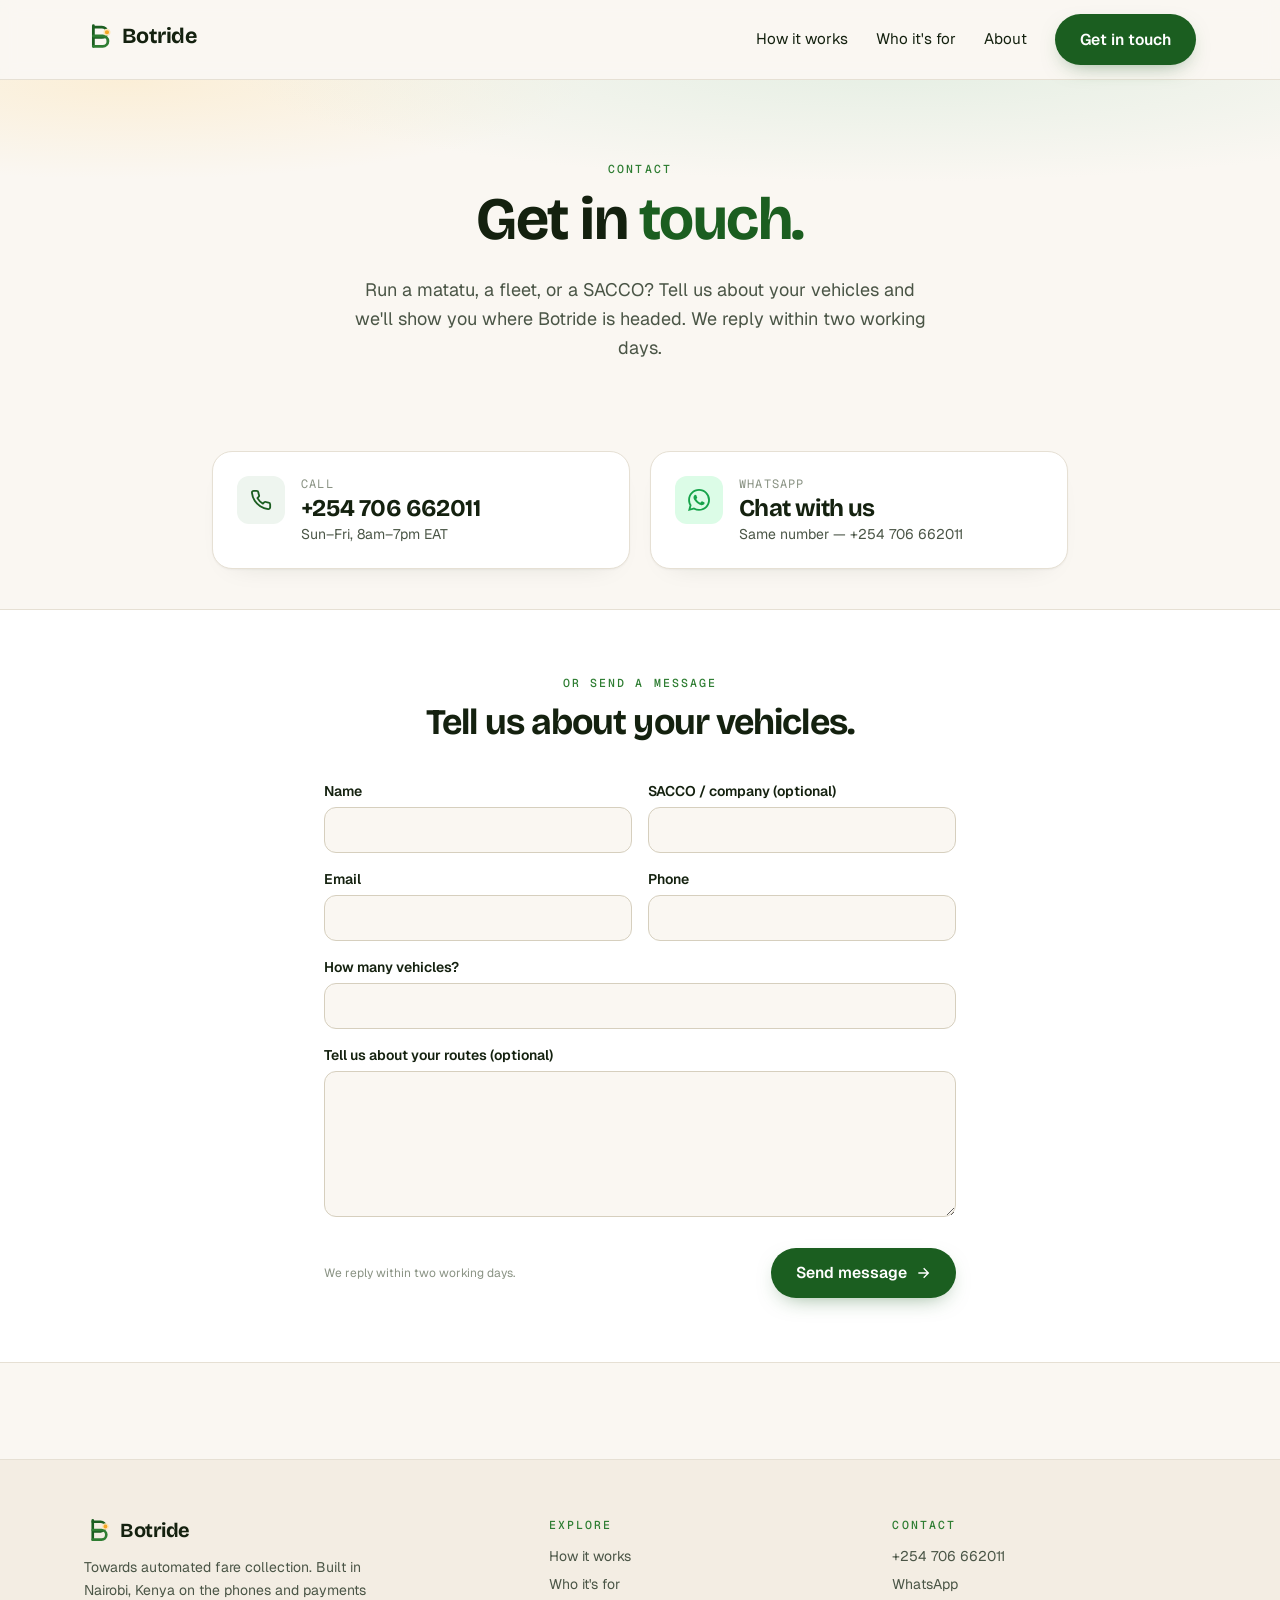
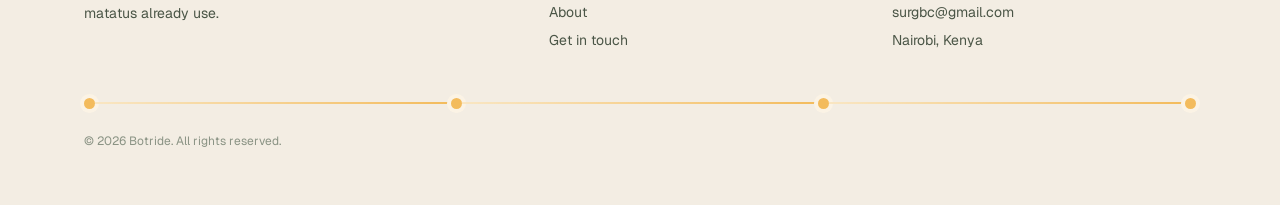
<file: contact.html>
<!DOCTYPE html><!--reFOPD1WkgLQOX0I6_FZX--><html lang="en"><head><meta charSet="utf-8"/><meta name="viewport" content="width=device-width, initial-scale=1"/><link rel="stylesheet" href="/_next/static/chunks/f1d19bca8006b420.css" data-precedence="next"/><link rel="preload" as="script" fetchPriority="low" href="/_next/static/chunks/5bce68295c7f1f97.js"/><script src="/_next/static/chunks/391b5727e5bc11ec.js" async=""></script><script src="/_next/static/chunks/1c64b19886203277.js" async=""></script><script src="/_next/static/chunks/c44ba29902c6819e.js" async=""></script><script src="/_next/static/chunks/turbopack-5e5e5629a9695c20.js" async=""></script><script src="/_next/static/chunks/55cdb29c8cf180af.js" async=""></script><script src="/_next/static/chunks/6c33792a57a66467.js" async=""></script><script src="/_next/static/chunks/beefb697acdd731a.js" async=""></script><script src="/_next/static/chunks/a1fa8eb760a23387.js" async=""></script><link rel="preload" href="https://fonts.googleapis.com/css2?family=Bricolage+Grotesque:opsz,wght@12..96,400;12..96,600;12..96,700;12..96,800&amp;family=Geist:wght@400;500;600;700&amp;family=Geist+Mono:wght@400;500&amp;display=swap" as="style"/><link rel="preconnect" href="https://fonts.googleapis.com"/><link rel="preconnect" href="https://fonts.gstatic.com" crossorigin=""/><meta name="theme-color" content="#1B5E20"/><title>Contact · Botride</title><meta name="description" content="Botride brings automated fare collection to matatus. Passengers pay their fare and see it counted; crews see who has paid at a glance, with a trustworthy record of every trip. It runs on the phones people already carry and the M-Pesa payments they already make — no new hardware. Today it helps the crew. Over time, it does the collecting itself."/><meta name="author" content="Botride"/><link rel="manifest" href="/manifest.json"/><meta name="keywords" content="matatu fare collection,automated fare collection Kenya,matatu payment M-Pesa,PSV fare system,SACCO fare collection,matatu cashless fare,Botride"/><meta name="creator" content="Botride"/><meta name="publisher" content="Botride"/><meta name="robots" content="index, follow"/><meta property="og:title" content="Botride — Towards automated fare collection."/><meta property="og:description" content="Botride brings automated fare collection to matatus. Passengers pay their fare and see it counted; crews see who has paid at a glance, with a trustworthy record of every trip. It runs on the phones people already carry and the M-Pesa payments they already make — no new hardware. Today it helps the crew. Over time, it does the collecting itself."/><meta property="og:url" content="https://botride.cseco.co.ke"/><meta property="og:site_name" content="Botride"/><meta property="og:locale" content="en_US"/><meta property="og:image" content="https://botride.cseco.co.ke/og-image.png"/><meta property="og:image:width" content="1200"/><meta property="og:image:height" content="630"/><meta property="og:image:alt" content="Towards automated fare collection."/><meta property="og:image:type" content="image/png"/><meta property="og:type" content="website"/><meta name="twitter:card" content="summary_large_image"/><meta name="twitter:title" content="Botride — Towards automated fare collection."/><meta name="twitter:description" content="Botride brings automated fare collection to matatus. Passengers pay their fare and see it counted; crews see who has paid at a glance, with a trustworthy record of every trip. It runs on the phones people already carry and the M-Pesa payments they already make — no new hardware. Today it helps the crew. Over time, it does the collecting itself."/><meta name="twitter:image" content="https://botride.cseco.co.ke/og-image.png"/><link rel="icon" href="/favicon.svg" type="image/svg+xml"/><link rel="icon" href="/favicon.png" type="image/png" sizes="32x32"/><link rel="apple-touch-icon" href="/apple-touch-icon.png"/><link rel="stylesheet" href="https://fonts.googleapis.com/css2?family=Bricolage+Grotesque:opsz,wght@12..96,400;12..96,600;12..96,700;12..96,800&amp;family=Geist:wght@400;500;600;700&amp;family=Geist+Mono:wght@400;500&amp;display=swap"/><script src="/_next/static/chunks/a6dad97d9634a72d.js" noModule=""></script></head><body class="antialiased bg-[var(--color-paper)] text-[var(--color-ink)] min-h-screen flex flex-col"><div hidden=""><!--$--><!--/$--></div><header class="sticky top-0 z-50 border-b border-[var(--color-edge)] bg-[var(--color-paper)]/85 backdrop-blur"><div class="mx-auto flex max-w-6xl items-center justify-between px-5 py-3.5"><a aria-label="Botride home" href="/"><span class="inline-flex items-center gap-2 "><svg width="30" height="30" viewBox="0 0 64 64" fill="none" class="" aria-hidden="true"><path d="M20 10 V54" stroke="var(--color-green)" stroke-width="6" stroke-linecap="round"></path><path d="M20 13 H38 a11 11 0 0 1 0 22 H22" stroke="var(--color-green)" stroke-width="6" stroke-linecap="round" fill="none"></path><path d="M20 32 H40 a11 11 0 0 1 0 22 H20" stroke="var(--color-green-bright)" stroke-width="6" stroke-linecap="round" fill="none"></path><circle cx="49" cy="24" r="6" fill="var(--color-amber)"></circle><circle cx="49" cy="24" r="6" fill="none" stroke="var(--color-amber-soft)" stroke-width="3"></circle></svg><span class="font-display text-[1.35rem] tracking-tight text-[var(--color-ink)]">Botride</span></span></a><nav class="hidden items-center gap-7 md:flex"><a class="text-[0.95rem] text-[var(--color-ink-soft)] transition-colors hover:text-[var(--color-green)]" href="/how-it-works">How it works</a><a class="text-[0.95rem] text-[var(--color-ink-soft)] transition-colors hover:text-[var(--color-green)]" href="/who-its-for">Who it&#x27;s for</a><a class="text-[0.95rem] text-[var(--color-ink-soft)] transition-colors hover:text-[var(--color-green)]" href="/about">About</a><a class="btn btn-primary px-5 py-2.5 text-[0.92rem]" href="/contact">Get in touch</a></nav><button class="md:hidden" aria-label="Menu"><svg width="26" height="26" viewBox="0 0 24 24" fill="none" stroke="currentColor" stroke-width="2"><path d="M4 7h16M4 12h16M4 17h16"></path></svg></button></div></header><main class="relative flex-1"><section class="bg-hero pt-14 pb-12 lg:pt-20"><div class="mx-auto max-w-3xl px-5 text-center"><p class="eyebrow mb-3">Contact</p><h1 class="font-display text-4xl leading-tight md:text-6xl">Get in <span class="text-[var(--color-green)]">touch.</span></h1><p class="mx-auto mt-6 max-w-xl text-lg leading-relaxed text-[var(--color-ink-soft)]">Run a matatu, a fleet, or a SACCO? Tell us about your vehicles and we&#x27;ll show you where Botride is headed. We reply within two working days.</p></div></section><section class="py-10"><div class="mx-auto grid max-w-4xl gap-5 px-5 md:grid-cols-2"><a href="tel:+254706662011" class="card card-hover group flex items-start gap-4 p-6"><div class="grid h-12 w-12 shrink-0 place-items-center rounded-xl bg-[var(--color-green-tint)]"><svg width="22" height="22" viewBox="0 0 24 24" fill="none" stroke="var(--color-green)" stroke-width="2" stroke-linecap="round" stroke-linejoin="round"><path d="M22 16.92v3a2 2 0 0 1-2.18 2 19.79 19.79 0 0 1-8.63-3.07 19.5 19.5 0 0 1-6-6 19.79 19.79 0 0 1-3.07-8.67A2 2 0 0 1 4.11 2h3a2 2 0 0 1 2 1.72 12.84 12.84 0 0 0 .7 2.81 2 2 0 0 1-.45 2.11L8.09 9.91a16 16 0 0 0 6 6l1.27-1.27a2 2 0 0 1 2.11-.45 12.84 12.84 0 0 0 2.81.7A2 2 0 0 1 22 16.92z"></path></svg></div><div><p class="mb-1 font-mono text-xs uppercase tracking-widest text-[var(--color-ink-mute)]">Call</p><p class="font-display text-2xl transition-colors group-hover:text-[var(--color-green)]">+254 706 662011</p><p class="mt-1 text-sm text-[var(--color-ink-soft)]">Sun–Fri, 8am–7pm EAT</p></div></a><a href="https://wa.me/254706662011" target="_blank" rel="noopener" class="card card-hover group flex items-start gap-4 p-6"><div class="grid h-12 w-12 shrink-0 place-items-center rounded-xl" style="background:#dcfce7"><svg width="22" height="22" viewBox="0 0 24 24" fill="#16a34a"><path d="M17.472 14.382c-.297-.149-1.758-.867-2.03-.967-.273-.099-.471-.148-.67.15-.197.297-.767.966-.94 1.164-.173.199-.347.223-.644.075-.297-.15-1.255-.463-2.39-1.475-.883-.788-1.48-1.761-1.653-2.059-.173-.297-.018-.458.13-.606.134-.133.298-.347.446-.52.149-.174.198-.298.298-.497.099-.198.05-.371-.025-.52-.075-.149-.669-1.612-.916-2.207-.242-.579-.487-.5-.669-.51-.173-.008-.371-.01-.57-.01-.198 0-.52.074-.792.372-.272.297-1.04 1.016-1.04 2.479 0 1.462 1.065 2.875 1.213 3.074.149.198 2.096 3.2 5.077 4.487.709.306 1.262.489 1.694.625.712.227 1.36.195 1.871.118.571-.085 1.758-.719 2.006-1.413.248-.694.248-1.289.173-1.413-.074-.124-.272-.198-.57-.347m-5.421 7.403h-.004a9.87 9.87 0 0 1-5.031-1.378l-.361-.214-3.741.982.998-3.648-.235-.374a9.86 9.86 0 0 1-1.51-5.26c.001-5.45 4.436-9.884 9.888-9.884 2.64 0 5.122 1.03 6.988 2.898a9.825 9.825 0 0 1 2.893 6.994c-.003 5.45-4.437 9.884-9.885 9.884m8.413-18.297A11.815 11.815 0 0 0 12.05 0C5.495 0 .16 5.335.157 11.892c0 2.096.547 4.142 1.588 5.945L.057 24l6.305-1.654a11.882 11.882 0 0 0 5.683 1.448h.005c6.554 0 11.89-5.335 11.893-11.893a11.821 11.821 0 0 0-3.48-8.413"></path></svg></div><div><p class="mb-1 font-mono text-xs uppercase tracking-widest text-[var(--color-ink-mute)]">WhatsApp</p><p class="font-display text-2xl transition-colors group-hover:text-[var(--color-green)]">Chat with us</p><p class="mt-1 text-sm text-[var(--color-ink-soft)]">Same number — <!-- -->+254 706 662011</p></div></a></div></section><section class="border-y border-[var(--color-edge)] bg-[var(--color-white)] py-16"><div class="mx-auto max-w-2xl px-5"><div class="mb-10 text-center"><p class="eyebrow mb-3">Or send a message</p><h2 class="font-display text-3xl md:text-4xl">Tell us about your vehicles.</h2></div><form class="grid grid-cols-2 gap-4" action="https://formsubmit.co/surgbc@gmail.com" method="POST"><input type="hidden" name="_subject" value="New Botride enquiry"/><input type="hidden" name="_captcha" value="false"/><input type="hidden" name="_template" value="table"/><input type="hidden" name="_next" value="https://botride.cseco.co.ke/contact?sent=1"/><input type="text" style="display:none" tabindex="-1" autoComplete="off" name="_honey"/><label class="col-span-2 block md:col-span-1"><span class="mb-1.5 block text-sm font-semibold">Name</span><input type="text" required="" class="w-full rounded-xl border border-[var(--color-edge-strong)] bg-[var(--color-paper)] px-4 py-2.5 text-base transition-shadow focus:border-[var(--color-green)] focus:outline-none focus:ring-2 focus:ring-[var(--color-green-soft)]" name="name"/></label><label class="col-span-2 block md:col-span-1"><span class="mb-1.5 block text-sm font-semibold">SACCO / company (optional)</span><input type="text" class="w-full rounded-xl border border-[var(--color-edge-strong)] bg-[var(--color-paper)] px-4 py-2.5 text-base transition-shadow focus:border-[var(--color-green)] focus:outline-none focus:ring-2 focus:ring-[var(--color-green-soft)]" name="company"/></label><label class="col-span-2 block md:col-span-1"><span class="mb-1.5 block text-sm font-semibold">Email</span><input type="email" required="" class="w-full rounded-xl border border-[var(--color-edge-strong)] bg-[var(--color-paper)] px-4 py-2.5 text-base transition-shadow focus:border-[var(--color-green)] focus:outline-none focus:ring-2 focus:ring-[var(--color-green-soft)]" name="email"/></label><label class="col-span-2 block md:col-span-1"><span class="mb-1.5 block text-sm font-semibold">Phone</span><input type="text" required="" class="w-full rounded-xl border border-[var(--color-edge-strong)] bg-[var(--color-paper)] px-4 py-2.5 text-base transition-shadow focus:border-[var(--color-green)] focus:outline-none focus:ring-2 focus:ring-[var(--color-green-soft)]" name="phone"/></label><label class="col-span-2 block"><span class="mb-1.5 block text-sm font-semibold">How many vehicles?</span><input type="text" class="w-full rounded-xl border border-[var(--color-edge-strong)] bg-[var(--color-paper)] px-4 py-2.5 text-base transition-shadow focus:border-[var(--color-green)] focus:outline-none focus:ring-2 focus:ring-[var(--color-green-soft)]" name="vehicles"/></label><label class="col-span-2 block"><span class="mb-1.5 block text-sm font-semibold">Tell us about your routes (optional)</span><textarea name="message" rows="5" class="w-full rounded-xl border border-[var(--color-edge-strong)] bg-[var(--color-paper)] px-4 py-3 text-base transition-shadow focus:border-[var(--color-green)] focus:outline-none focus:ring-2 focus:ring-[var(--color-green-soft)]"></textarea></label><div class="col-span-2 mt-2 flex flex-wrap items-center justify-between gap-4"><p class="text-xs text-[var(--color-ink-mute)]">We reply within two working days.</p><button type="submit" class="btn btn-primary">Send message<svg width="16" height="16" viewBox="0 0 24 24" fill="none" stroke="currentColor" stroke-width="2"><path d="M5 12h14M13 5l7 7-7 7"></path></svg></button></div></form></div></section><!--$--><!--/$--></main><footer class="mt-24 border-t border-[var(--color-edge)] bg-[var(--color-paper-warm)]"><div class="mx-auto max-w-6xl px-5 py-14"><div class="grid gap-10 md:grid-cols-[1.4fr_1fr_1fr]"><div><div class="flex items-center gap-2"><svg width="28" height="28" viewBox="0 0 64 64" fill="none" class="" aria-hidden="true"><path d="M20 10 V54" stroke="var(--color-green)" stroke-width="6" stroke-linecap="round"></path><path d="M20 13 H38 a11 11 0 0 1 0 22 H22" stroke="var(--color-green)" stroke-width="6" stroke-linecap="round" fill="none"></path><path d="M20 32 H40 a11 11 0 0 1 0 22 H20" stroke="var(--color-green-bright)" stroke-width="6" stroke-linecap="round" fill="none"></path><circle cx="49" cy="24" r="6" fill="var(--color-amber)"></circle><circle cx="49" cy="24" r="6" fill="none" stroke="var(--color-amber-soft)" stroke-width="3"></circle></svg><span class="font-display text-xl">Botride</span></div><p class="mt-3 max-w-xs text-sm leading-relaxed text-[var(--color-ink-soft)]">Towards automated fare collection.<!-- --> Built in <!-- -->Nairobi, Kenya<!-- --> on the phones and payments matatus already use.</p></div><div><h4 class="eyebrow mb-3">Explore</h4><ul class="space-y-2 text-sm text-[var(--color-ink-soft)]"><li><a class="hover:text-[var(--color-green)]" href="/how-it-works">How it works</a></li><li><a class="hover:text-[var(--color-green)]" href="/who-its-for">Who it&#x27;s for</a></li><li><a class="hover:text-[var(--color-green)]" href="/about">About</a></li><li><a class="hover:text-[var(--color-green)]" href="/contact">Get in touch</a></li></ul></div><div><h4 class="eyebrow mb-3">Contact</h4><ul class="space-y-2 text-sm text-[var(--color-ink-soft)]"><li><a href="tel:+254706662011" class="hover:text-[var(--color-green)]">+254 706 662011</a></li><li><a href="https://wa.me/254706662011" class="hover:text-[var(--color-green)]">WhatsApp</a></li><li><a href="mailto:surgbc@gmail.com" class="hover:text-[var(--color-green)]">surgbc@gmail.com</a></li><li>Nairobi, Kenya</li></ul></div></div><div class="mt-12 routeline opacity-70"><span class="stop"></span><span class="seg"></span><span class="stop"></span><span class="seg"></span><span class="stop"></span><span class="seg"></span><span class="stop"></span></div><p class="mt-6 text-xs text-[var(--color-ink-mute)]">© <!-- -->2026<!-- --> Botride. All rights reserved.</p></div></footer><script src="/_next/static/chunks/5bce68295c7f1f97.js" id="_R_" async=""></script><script>(self.__next_f=self.__next_f||[]).push([0])</script><script>self.__next_f.push([1,"1:\"$Sreact.fragment\"\n2:I[2971,[\"/_next/static/chunks/55cdb29c8cf180af.js\"],\"Header\"]\n3:I[92322,[\"/_next/static/chunks/6c33792a57a66467.js\",\"/_next/static/chunks/beefb697acdd731a.js\"],\"default\"]\n4:I[81409,[\"/_next/static/chunks/6c33792a57a66467.js\",\"/_next/static/chunks/beefb697acdd731a.js\"],\"default\"]\n5:I[74426,[\"/_next/static/chunks/55cdb29c8cf180af.js\"],\"\"]\nc:I[60374,[\"/_next/static/chunks/6c33792a57a66467.js\",\"/_next/static/chunks/beefb697acdd731a.js\"],\"default\"]\n:HL[\"/_next/static/chunks/f1d19bca8006b420.css\",\"style\"]\n:HL[\"https://fonts.googleapis.com/css2?family=Bricolage+Grotesque:opsz,wght@12..96,400;12..96,600;12..96,700;12..96,800\u0026family=Geist:wght@400;500;600;700\u0026family=Geist+Mono:wght@400;500\u0026display=swap\",\"style\"]\n"])</script><script>self.__next_f.push([1,"0:{\"P\":null,\"b\":\"reFOPD1WkgLQOX0I6_FZX\",\"c\":[\"\",\"contact\"],\"q\":\"\",\"i\":false,\"f\":[[[\"\",{\"children\":[\"contact\",{\"children\":[\"__PAGE__\",{}]}]},\"$undefined\",\"$undefined\",true],[[\"$\",\"$1\",\"c\",{\"children\":[[[\"$\",\"link\",\"0\",{\"rel\":\"stylesheet\",\"href\":\"/_next/static/chunks/f1d19bca8006b420.css\",\"precedence\":\"next\",\"crossOrigin\":\"$undefined\",\"nonce\":\"$undefined\"}],[\"$\",\"script\",\"script-0\",{\"src\":\"/_next/static/chunks/55cdb29c8cf180af.js\",\"async\":true,\"nonce\":\"$undefined\"}]],[\"$\",\"html\",null,{\"lang\":\"en\",\"children\":[[\"$\",\"head\",null,{\"children\":[[\"$\",\"link\",null,{\"rel\":\"preconnect\",\"href\":\"https://fonts.googleapis.com\"}],[\"$\",\"link\",null,{\"rel\":\"preconnect\",\"href\":\"https://fonts.gstatic.com\",\"crossOrigin\":\"\"}],[\"$\",\"link\",null,{\"rel\":\"stylesheet\",\"href\":\"https://fonts.googleapis.com/css2?family=Bricolage+Grotesque:opsz,wght@12..96,400;12..96,600;12..96,700;12..96,800\u0026family=Geist:wght@400;500;600;700\u0026family=Geist+Mono:wght@400;500\u0026display=swap\"}]]}],[\"$\",\"body\",null,{\"className\":\"antialiased bg-[var(--color-paper)] text-[var(--color-ink)] min-h-screen flex flex-col\",\"children\":[[\"$\",\"$L2\",null,{}],[\"$\",\"main\",null,{\"className\":\"relative flex-1\",\"children\":[\"$\",\"$L3\",null,{\"parallelRouterKey\":\"children\",\"error\":\"$undefined\",\"errorStyles\":\"$undefined\",\"errorScripts\":\"$undefined\",\"template\":[\"$\",\"$L4\",null,{}],\"templateStyles\":\"$undefined\",\"templateScripts\":\"$undefined\",\"notFound\":[[[\"$\",\"title\",null,{\"children\":\"404: This page could not be found.\"}],[\"$\",\"div\",null,{\"style\":{\"fontFamily\":\"system-ui,\\\"Segoe UI\\\",Roboto,Helvetica,Arial,sans-serif,\\\"Apple Color Emoji\\\",\\\"Segoe UI Emoji\\\"\",\"height\":\"100vh\",\"textAlign\":\"center\",\"display\":\"flex\",\"flexDirection\":\"column\",\"alignItems\":\"center\",\"justifyContent\":\"center\"},\"children\":[\"$\",\"div\",null,{\"children\":[[\"$\",\"style\",null,{\"dangerouslySetInnerHTML\":{\"__html\":\"body{color:#000;background:#fff;margin:0}.next-error-h1{border-right:1px solid rgba(0,0,0,.3)}@media (prefers-color-scheme:dark){body{color:#fff;background:#000}.next-error-h1{border-right:1px solid rgba(255,255,255,.3)}}\"}}],[\"$\",\"h1\",null,{\"className\":\"next-error-h1\",\"style\":{\"display\":\"inline-block\",\"margin\":\"0 20px 0 0\",\"padding\":\"0 23px 0 0\",\"fontSize\":24,\"fontWeight\":500,\"verticalAlign\":\"top\",\"lineHeight\":\"49px\"},\"children\":404}],[\"$\",\"div\",null,{\"style\":{\"display\":\"inline-block\"},\"children\":[\"$\",\"h2\",null,{\"style\":{\"fontSize\":14,\"fontWeight\":400,\"lineHeight\":\"49px\",\"margin\":0},\"children\":\"This page could not be found.\"}]}]]}]}]],[]],\"forbidden\":\"$undefined\",\"unauthorized\":\"$undefined\"}]}],[\"$\",\"footer\",null,{\"className\":\"mt-24 border-t border-[var(--color-edge)] bg-[var(--color-paper-warm)]\",\"children\":[\"$\",\"div\",null,{\"className\":\"mx-auto max-w-6xl px-5 py-14\",\"children\":[[\"$\",\"div\",null,{\"className\":\"grid gap-10 md:grid-cols-[1.4fr_1fr_1fr]\",\"children\":[[\"$\",\"div\",null,{\"children\":[[\"$\",\"div\",null,{\"className\":\"flex items-center gap-2\",\"children\":[[\"$\",\"svg\",null,{\"width\":28,\"height\":28,\"viewBox\":\"0 0 64 64\",\"fill\":\"none\",\"className\":\"\",\"aria-hidden\":\"true\",\"children\":[[\"$\",\"path\",null,{\"d\":\"M20 10 V54\",\"stroke\":\"var(--color-green)\",\"strokeWidth\":\"6\",\"strokeLinecap\":\"round\"}],[\"$\",\"path\",null,{\"d\":\"M20 13 H38 a11 11 0 0 1 0 22 H22\",\"stroke\":\"var(--color-green)\",\"strokeWidth\":\"6\",\"strokeLinecap\":\"round\",\"fill\":\"none\"}],[\"$\",\"path\",null,{\"d\":\"M20 32 H40 a11 11 0 0 1 0 22 H20\",\"stroke\":\"var(--color-green-bright)\",\"strokeWidth\":\"6\",\"strokeLinecap\":\"round\",\"fill\":\"none\"}],[\"$\",\"circle\",null,{\"cx\":\"49\",\"cy\":\"24\",\"r\":\"6\",\"fill\":\"var(--color-amber)\"}],[\"$\",\"circle\",null,{\"cx\":\"49\",\"cy\":\"24\",\"r\":\"6\",\"fill\":\"none\",\"stroke\":\"var(--color-amber-soft)\",\"strokeWidth\":\"3\"}]]}],[\"$\",\"span\",null,{\"className\":\"font-display text-xl\",\"children\":\"Botride\"}]]}],[\"$\",\"p\",null,{\"className\":\"mt-3 max-w-xs text-sm leading-relaxed text-[var(--color-ink-soft)]\",\"children\":[\"Towards automated fare collection.\",\" Built in \",\"Nairobi, Kenya\",\" on the phones and payments matatus already use.\"]}]]}],[\"$\",\"div\",null,{\"children\":[[\"$\",\"h4\",null,{\"className\":\"eyebrow mb-3\",\"children\":\"Explore\"}],[\"$\",\"ul\",null,{\"className\":\"space-y-2 text-sm text-[var(--color-ink-soft)]\",\"children\":[[\"$\",\"li\",null,{\"children\":[\"$\",\"$L5\",null,{\"href\":\"/how-it-works\",\"className\":\"hover:text-[var(--color-green)]\",\"children\":\"How it works\"}]}],[\"$\",\"li\",null,{\"children\":[\"$\",\"$L5\",null,{\"href\":\"/who-its-for\",\"className\":\"hover:text-[var(--color-green)]\",\"children\":\"Who it's for\"}]}],[\"$\",\"li\",null,{\"children\":[\"$\",\"$L5\",null,{\"href\":\"/about\",\"className\":\"hover:text-[var(--color-green)]\",\"children\":\"About\"}]}],[\"$\",\"li\",null,{\"children\":[\"$\",\"$L5\",null,{\"href\":\"/contact\",\"className\":\"hover:text-[var(--color-green)]\",\"children\":\"Get in touch\"}]}]]}]]}],\"$L6\"]}],\"$L7\",\"$L8\"]}]}]]}]]}]]}],{\"children\":[\"$L9\",{\"children\":[\"$La\",{},null,false,false]},null,false,false]},null,false,false],\"$Lb\",false]],\"m\":\"$undefined\",\"G\":[\"$c\",[]],\"S\":true}\n"])</script><script>self.__next_f.push([1,"d:I[97203,[\"/_next/static/chunks/55cdb29c8cf180af.js\",\"/_next/static/chunks/a1fa8eb760a23387.js\"],\"SentBanner\"]\n13:I[19091,[\"/_next/static/chunks/6c33792a57a66467.js\",\"/_next/static/chunks/beefb697acdd731a.js\"],\"ViewportBoundary\"]\n15:I[19091,[\"/_next/static/chunks/6c33792a57a66467.js\",\"/_next/static/chunks/beefb697acdd731a.js\"],\"MetadataBoundary\"]\n16:\"$Sreact.suspense\"\n6:[\"$\",\"div\",null,{\"children\":[[\"$\",\"h4\",null,{\"className\":\"eyebrow mb-3\",\"children\":\"Contact\"}],[\"$\",\"ul\",null,{\"className\":\"space-y-2 text-sm text-[var(--color-ink-soft)]\",\"children\":[[\"$\",\"li\",null,{\"children\":[\"$\",\"a\",null,{\"href\":\"tel:+254706662011\",\"className\":\"hover:text-[var(--color-green)]\",\"children\":\"+254 706 662011\"}]}],[\"$\",\"li\",null,{\"children\":[\"$\",\"a\",null,{\"href\":\"https://wa.me/254706662011\",\"className\":\"hover:text-[var(--color-green)]\",\"children\":\"WhatsApp\"}]}],[\"$\",\"li\",null,{\"children\":[\"$\",\"a\",null,{\"href\":\"mailto:surgbc@gmail.com\",\"className\":\"hover:text-[var(--color-green)]\",\"children\":\"surgbc@gmail.com\"}]}],[\"$\",\"li\",null,{\"children\":\"Nairobi, Kenya\"}]]}]]}]\n7:[\"$\",\"div\",null,{\"className\":\"mt-12 routeline opacity-70\",\"children\":[[\"$\",\"span\",null,{\"className\":\"stop\"}],[\"$\",\"span\",null,{\"className\":\"seg\"}],[\"$\",\"span\",null,{\"className\":\"stop\"}],[\"$\",\"span\",null,{\"className\":\"seg\"}],[\"$\",\"span\",null,{\"className\":\"stop\"}],[\"$\",\"span\",null,{\"className\":\"seg\"}],[\"$\",\"span\",null,{\"className\":\"stop\"}]]}]\n8:[\"$\",\"p\",null,{\"className\":\"mt-6 text-xs text-[var(--color-ink-mute)]\",\"children\":[\"© \",2026,\" Botride. All rights reserved.\"]}]\n9:[\"$\",\"$1\",\"c\",{\"children\":[null,[\"$\",\"$L3\",null,{\"parallelRouterKey\":\"children\",\"error\":\"$undefined\",\"errorStyles\":\"$undefined\",\"errorScripts\":\"$undefined\",\"template\":[\"$\",\"$L4\",null,{}],\"templateStyles\":\"$undefined\",\"templateScripts\":\"$undefined\",\"notFound\":\"$undefined\",\"forbidden\":\"$undefined\",\"unauthorized\":\"$undefined\"}]]}]\ne:T458,M17.472 14.382c-.297-.149-1.758-.867-2.03-.967-.273-.099-.471-.148-.67.15-.197.297-.767.966-.94 1.164-.173.199-.347.223-.644.075-.297-.15-1.255-.463-2.39-1.475-.883-.788-1.48-1.761-1.653-2.059-.173-.297-.018-.458.13-.606.134-.133.298-.347.446-.52.149-.174.198-.298.298-.497.099-.198.05-.371-.025-.52-.075-.149-.669-1.612-.916-2.207-.242-.579-.487-.5-.669-.51-.173-.008-.371-.01-.57-.01-.198 0-.52.074-.792.372-.272.297-1.04 1.016-1.04 2.479 0 1.462 1.065 2.875 1.213 3.074.149.198 2.096 3.2 5.077 4.487.709.306 1.262.489 1.694.625.712.227 1.36.195 1.871.118.571-.085 1.758-.719 2.006-1.413.248-.694.248-1.289.173-1.413-.074-.124-.272-.198-.57-.347m-5.421 7.403h-.004a9.87 9.87 0 0 1-5.031-1.378l-.361-.214-3.741.982.998-3.648-.235-.374a9.86 9.86 0 0 1-1.51-5.26c.001-5.45 4.436-9.884 9.888-9.884 2.64 0 5.122 1.03 6.988 2.898a9.825 9.825 0 0 1 2.893 6.994c-.003 5.45-4.437 9.884-9.885 9.884m8.413-18.297A11.815 11.815 0 0 0 12.05 0C5.495 0 .16 5.335.157 11.892c0 2.096.547 4.142 1.588 5.945L.057 24l6.305-1.654a11.882 11.882 0 0 0 5.683 1.448h.005c6.554 0 11.89-5.335 11.893-11.893a11.821 11.821 0 0 0-3.48-8.413"])</script><script>self.__next_f.push([1,"a:[\"$\",\"$1\",\"c\",{\"children\":[[[\"$\",\"$Ld\",null,{}],[\"$\",\"section\",null,{\"className\":\"bg-hero pt-14 pb-12 lg:pt-20\",\"children\":[\"$\",\"div\",null,{\"className\":\"mx-auto max-w-3xl px-5 text-center\",\"children\":[[\"$\",\"p\",null,{\"className\":\"eyebrow mb-3\",\"children\":\"Contact\"}],[\"$\",\"h1\",null,{\"className\":\"font-display text-4xl leading-tight md:text-6xl\",\"children\":[\"Get in \",[\"$\",\"span\",null,{\"className\":\"text-[var(--color-green)]\",\"children\":\"touch.\"}]]}],[\"$\",\"p\",null,{\"className\":\"mx-auto mt-6 max-w-xl text-lg leading-relaxed text-[var(--color-ink-soft)]\",\"children\":\"Run a matatu, a fleet, or a SACCO? Tell us about your vehicles and we'll show you where Botride is headed. We reply within two working days.\"}]]}]}],[\"$\",\"section\",null,{\"className\":\"py-10\",\"children\":[\"$\",\"div\",null,{\"className\":\"mx-auto grid max-w-4xl gap-5 px-5 md:grid-cols-2\",\"children\":[[\"$\",\"a\",null,{\"href\":\"tel:+254706662011\",\"className\":\"card card-hover group flex items-start gap-4 p-6\",\"children\":[[\"$\",\"div\",null,{\"className\":\"grid h-12 w-12 shrink-0 place-items-center rounded-xl bg-[var(--color-green-tint)]\",\"children\":[\"$\",\"svg\",null,{\"width\":\"22\",\"height\":\"22\",\"viewBox\":\"0 0 24 24\",\"fill\":\"none\",\"stroke\":\"var(--color-green)\",\"strokeWidth\":\"2\",\"strokeLinecap\":\"round\",\"strokeLinejoin\":\"round\",\"children\":[\"$\",\"path\",null,{\"d\":\"M22 16.92v3a2 2 0 0 1-2.18 2 19.79 19.79 0 0 1-8.63-3.07 19.5 19.5 0 0 1-6-6 19.79 19.79 0 0 1-3.07-8.67A2 2 0 0 1 4.11 2h3a2 2 0 0 1 2 1.72 12.84 12.84 0 0 0 .7 2.81 2 2 0 0 1-.45 2.11L8.09 9.91a16 16 0 0 0 6 6l1.27-1.27a2 2 0 0 1 2.11-.45 12.84 12.84 0 0 0 2.81.7A2 2 0 0 1 22 16.92z\"}]}]}],[\"$\",\"div\",null,{\"children\":[[\"$\",\"p\",null,{\"className\":\"mb-1 font-mono text-xs uppercase tracking-widest text-[var(--color-ink-mute)]\",\"children\":\"Call\"}],[\"$\",\"p\",null,{\"className\":\"font-display text-2xl transition-colors group-hover:text-[var(--color-green)]\",\"children\":\"+254 706 662011\"}],[\"$\",\"p\",null,{\"className\":\"mt-1 text-sm text-[var(--color-ink-soft)]\",\"children\":\"Sun–Fri, 8am–7pm EAT\"}]]}]]}],[\"$\",\"a\",null,{\"href\":\"https://wa.me/254706662011\",\"target\":\"_blank\",\"rel\":\"noopener\",\"className\":\"card card-hover group flex items-start gap-4 p-6\",\"children\":[[\"$\",\"div\",null,{\"className\":\"grid h-12 w-12 shrink-0 place-items-center rounded-xl\",\"style\":{\"background\":\"#dcfce7\"},\"children\":[\"$\",\"svg\",null,{\"width\":\"22\",\"height\":\"22\",\"viewBox\":\"0 0 24 24\",\"fill\":\"#16a34a\",\"children\":[\"$\",\"path\",null,{\"d\":\"$e\"}]}]}],[\"$\",\"div\",null,{\"children\":[[\"$\",\"p\",null,{\"className\":\"mb-1 font-mono text-xs uppercase tracking-widest text-[var(--color-ink-mute)]\",\"children\":\"WhatsApp\"}],[\"$\",\"p\",null,{\"className\":\"font-display text-2xl transition-colors group-hover:text-[var(--color-green)]\",\"children\":\"Chat with us\"}],\"$Lf\"]}]]}]]}]}],\"$L10\"],[\"$L11\"],\"$L12\"]}]\n"])</script><script>self.__next_f.push([1,"b:[\"$\",\"$1\",\"h\",{\"children\":[null,[\"$\",\"$L13\",null,{\"children\":\"$@14\"}],[\"$\",\"div\",null,{\"hidden\":true,\"children\":[\"$\",\"$L15\",null,{\"children\":[\"$\",\"$16\",null,{\"name\":\"Next.Metadata\",\"children\":\"$@17\"}]}]}],null]}]\n"])</script><script>self.__next_f.push([1,"19:I[19091,[\"/_next/static/chunks/6c33792a57a66467.js\",\"/_next/static/chunks/beefb697acdd731a.js\"],\"OutletBoundary\"]\nf:[\"$\",\"p\",null,{\"className\":\"mt-1 text-sm text-[var(--color-ink-soft)]\",\"children\":[\"Same number — \",\"+254 706 662011\"]}]\n"])</script><script>self.__next_f.push([1,"10:[\"$\",\"section\",null,{\"className\":\"border-y border-[var(--color-edge)] bg-[var(--color-white)] py-16\",\"children\":[\"$\",\"div\",null,{\"className\":\"mx-auto max-w-2xl px-5\",\"children\":[[\"$\",\"div\",null,{\"className\":\"mb-10 text-center\",\"children\":[[\"$\",\"p\",null,{\"className\":\"eyebrow mb-3\",\"children\":\"Or send a message\"}],[\"$\",\"h2\",null,{\"className\":\"font-display text-3xl md:text-4xl\",\"children\":\"Tell us about your vehicles.\"}]]}],[\"$\",\"form\",null,{\"action\":\"https://formsubmit.co/surgbc@gmail.com\",\"method\":\"POST\",\"className\":\"grid grid-cols-2 gap-4\",\"children\":[[\"$\",\"input\",null,{\"type\":\"hidden\",\"name\":\"_subject\",\"value\":\"New Botride enquiry\"}],[\"$\",\"input\",null,{\"type\":\"hidden\",\"name\":\"_captcha\",\"value\":\"false\"}],[\"$\",\"input\",null,{\"type\":\"hidden\",\"name\":\"_template\",\"value\":\"table\"}],[\"$\",\"input\",null,{\"type\":\"hidden\",\"name\":\"_next\",\"value\":\"https://botride.cseco.co.ke/contact?sent=1\"}],[\"$\",\"input\",null,{\"type\":\"text\",\"name\":\"_honey\",\"style\":{\"display\":\"none\"},\"tabIndex\":-1,\"autoComplete\":\"off\"}],[\"$\",\"label\",null,{\"className\":\"col-span-2 block md:col-span-1\",\"children\":[[\"$\",\"span\",null,{\"className\":\"mb-1.5 block text-sm font-semibold\",\"children\":\"Name\"}],[\"$\",\"input\",null,{\"name\":\"name\",\"type\":\"text\",\"required\":true,\"className\":\"w-full rounded-xl border border-[var(--color-edge-strong)] bg-[var(--color-paper)] px-4 py-2.5 text-base transition-shadow focus:border-[var(--color-green)] focus:outline-none focus:ring-2 focus:ring-[var(--color-green-soft)]\"}]]}],[\"$\",\"label\",null,{\"className\":\"col-span-2 block md:col-span-1\",\"children\":[[\"$\",\"span\",null,{\"className\":\"mb-1.5 block text-sm font-semibold\",\"children\":\"SACCO / company (optional)\"}],[\"$\",\"input\",null,{\"name\":\"company\",\"type\":\"text\",\"required\":false,\"className\":\"w-full rounded-xl border border-[var(--color-edge-strong)] bg-[var(--color-paper)] px-4 py-2.5 text-base transition-shadow focus:border-[var(--color-green)] focus:outline-none focus:ring-2 focus:ring-[var(--color-green-soft)]\"}]]}],[\"$\",\"label\",null,{\"className\":\"col-span-2 block md:col-span-1\",\"children\":[[\"$\",\"span\",null,{\"className\":\"mb-1.5 block text-sm font-semibold\",\"children\":\"Email\"}],[\"$\",\"input\",null,{\"name\":\"email\",\"type\":\"email\",\"required\":true,\"className\":\"w-full rounded-xl border border-[var(--color-edge-strong)] bg-[var(--color-paper)] px-4 py-2.5 text-base transition-shadow focus:border-[var(--color-green)] focus:outline-none focus:ring-2 focus:ring-[var(--color-green-soft)]\"}]]}],[\"$\",\"label\",null,{\"className\":\"col-span-2 block md:col-span-1\",\"children\":[[\"$\",\"span\",null,{\"className\":\"mb-1.5 block text-sm font-semibold\",\"children\":\"Phone\"}],[\"$\",\"input\",null,{\"name\":\"phone\",\"type\":\"text\",\"required\":true,\"className\":\"w-full rounded-xl border border-[var(--color-edge-strong)] bg-[var(--color-paper)] px-4 py-2.5 text-base transition-shadow focus:border-[var(--color-green)] focus:outline-none focus:ring-2 focus:ring-[var(--color-green-soft)]\"}]]}],[\"$\",\"label\",null,{\"className\":\"col-span-2 block\",\"children\":[[\"$\",\"span\",null,{\"className\":\"mb-1.5 block text-sm font-semibold\",\"children\":\"How many vehicles?\"}],[\"$\",\"input\",null,{\"name\":\"vehicles\",\"type\":\"text\",\"required\":false,\"className\":\"w-full rounded-xl border border-[var(--color-edge-strong)] bg-[var(--color-paper)] px-4 py-2.5 text-base transition-shadow focus:border-[var(--color-green)] focus:outline-none focus:ring-2 focus:ring-[var(--color-green-soft)]\"}]]}],[\"$\",\"label\",null,{\"className\":\"col-span-2 block\",\"children\":[[\"$\",\"span\",null,{\"className\":\"mb-1.5 block text-sm font-semibold\",\"children\":\"Tell us about your routes (optional)\"}],[\"$\",\"textarea\",null,{\"name\":\"message\",\"rows\":5,\"className\":\"w-full rounded-xl border border-[var(--color-edge-strong)] bg-[var(--color-paper)] px-4 py-3 text-base transition-shadow focus:border-[var(--color-green)] focus:outline-none focus:ring-2 focus:ring-[var(--color-green-soft)]\"}]]}],[\"$\",\"div\",null,{\"className\":\"col-span-2 mt-2 flex flex-wrap items-center justify-between gap-4\",\"children\":[[\"$\",\"p\",null,{\"className\":\"text-xs text-[var(--color-ink-mute)]\",\"children\":\"We reply within two working days.\"}],\"$L18\"]}]]}]]}]}]\n"])</script><script>self.__next_f.push([1,"11:[\"$\",\"script\",\"script-0\",{\"src\":\"/_next/static/chunks/a1fa8eb760a23387.js\",\"async\":true,\"nonce\":\"$undefined\"}]\n12:[\"$\",\"$L19\",null,{\"children\":[\"$\",\"$16\",null,{\"name\":\"Next.MetadataOutlet\",\"children\":\"$@1a\"}]}]\n"])</script><script>self.__next_f.push([1,"18:[\"$\",\"button\",null,{\"type\":\"submit\",\"className\":\"btn btn-primary\",\"children\":[\"Send message\",[\"$\",\"svg\",null,{\"width\":\"16\",\"height\":\"16\",\"viewBox\":\"0 0 24 24\",\"fill\":\"none\",\"stroke\":\"currentColor\",\"strokeWidth\":\"2\",\"children\":[\"$\",\"path\",null,{\"d\":\"M5 12h14M13 5l7 7-7 7\"}]}]]}]\n"])</script><script>self.__next_f.push([1,"14:[[\"$\",\"meta\",\"0\",{\"charSet\":\"utf-8\"}],[\"$\",\"meta\",\"1\",{\"name\":\"viewport\",\"content\":\"width=device-width, initial-scale=1\"}],[\"$\",\"meta\",\"2\",{\"name\":\"theme-color\",\"content\":\"#1B5E20\"}]]\n"])</script><script>self.__next_f.push([1,"1b:I[51042,[\"/_next/static/chunks/6c33792a57a66467.js\",\"/_next/static/chunks/beefb697acdd731a.js\"],\"IconMark\"]\n"])</script><script>self.__next_f.push([1,"17:[[\"$\",\"title\",\"0\",{\"children\":\"Contact · Botride\"}],[\"$\",\"meta\",\"1\",{\"name\":\"description\",\"content\":\"Botride brings automated fare collection to matatus. Passengers pay their fare and see it counted; crews see who has paid at a glance, with a trustworthy record of every trip. It runs on the phones people already carry and the M-Pesa payments they already make — no new hardware. Today it helps the crew. Over time, it does the collecting itself.\"}],[\"$\",\"meta\",\"2\",{\"name\":\"author\",\"content\":\"Botride\"}],[\"$\",\"link\",\"3\",{\"rel\":\"manifest\",\"href\":\"/manifest.json\",\"crossOrigin\":\"$undefined\"}],[\"$\",\"meta\",\"4\",{\"name\":\"keywords\",\"content\":\"matatu fare collection,automated fare collection Kenya,matatu payment M-Pesa,PSV fare system,SACCO fare collection,matatu cashless fare,Botride\"}],[\"$\",\"meta\",\"5\",{\"name\":\"creator\",\"content\":\"Botride\"}],[\"$\",\"meta\",\"6\",{\"name\":\"publisher\",\"content\":\"Botride\"}],[\"$\",\"meta\",\"7\",{\"name\":\"robots\",\"content\":\"index, follow\"}],[\"$\",\"meta\",\"8\",{\"property\":\"og:title\",\"content\":\"Botride — Towards automated fare collection.\"}],[\"$\",\"meta\",\"9\",{\"property\":\"og:description\",\"content\":\"Botride brings automated fare collection to matatus. Passengers pay their fare and see it counted; crews see who has paid at a glance, with a trustworthy record of every trip. It runs on the phones people already carry and the M-Pesa payments they already make — no new hardware. Today it helps the crew. Over time, it does the collecting itself.\"}],[\"$\",\"meta\",\"10\",{\"property\":\"og:url\",\"content\":\"https://botride.cseco.co.ke\"}],[\"$\",\"meta\",\"11\",{\"property\":\"og:site_name\",\"content\":\"Botride\"}],[\"$\",\"meta\",\"12\",{\"property\":\"og:locale\",\"content\":\"en_US\"}],[\"$\",\"meta\",\"13\",{\"property\":\"og:image\",\"content\":\"https://botride.cseco.co.ke/og-image.png\"}],[\"$\",\"meta\",\"14\",{\"property\":\"og:image:width\",\"content\":\"1200\"}],[\"$\",\"meta\",\"15\",{\"property\":\"og:image:height\",\"content\":\"630\"}],[\"$\",\"meta\",\"16\",{\"property\":\"og:image:alt\",\"content\":\"Towards automated fare collection.\"}],[\"$\",\"meta\",\"17\",{\"property\":\"og:image:type\",\"content\":\"image/png\"}],[\"$\",\"meta\",\"18\",{\"property\":\"og:type\",\"content\":\"website\"}],[\"$\",\"meta\",\"19\",{\"name\":\"twitter:card\",\"content\":\"summary_large_image\"}],[\"$\",\"meta\",\"20\",{\"name\":\"twitter:title\",\"content\":\"Botride — Towards automated fare collection.\"}],[\"$\",\"meta\",\"21\",{\"name\":\"twitter:description\",\"content\":\"Botride brings automated fare collection to matatus. Passengers pay their fare and see it counted; crews see who has paid at a glance, with a trustworthy record of every trip. It runs on the phones people already carry and the M-Pesa payments they already make — no new hardware. Today it helps the crew. Over time, it does the collecting itself.\"}],[\"$\",\"meta\",\"22\",{\"name\":\"twitter:image\",\"content\":\"https://botride.cseco.co.ke/og-image.png\"}],[\"$\",\"link\",\"23\",{\"rel\":\"icon\",\"href\":\"/favicon.svg\",\"type\":\"image/svg+xml\"}],[\"$\",\"link\",\"24\",{\"rel\":\"icon\",\"href\":\"/favicon.png\",\"type\":\"image/png\",\"sizes\":\"32x32\"}],[\"$\",\"link\",\"25\",{\"rel\":\"apple-touch-icon\",\"href\":\"/apple-touch-icon.png\"}],[\"$\",\"$L1b\",\"26\",{}]]\n"])</script><script>self.__next_f.push([1,"1a:null\n"])</script></body></html>
</file>
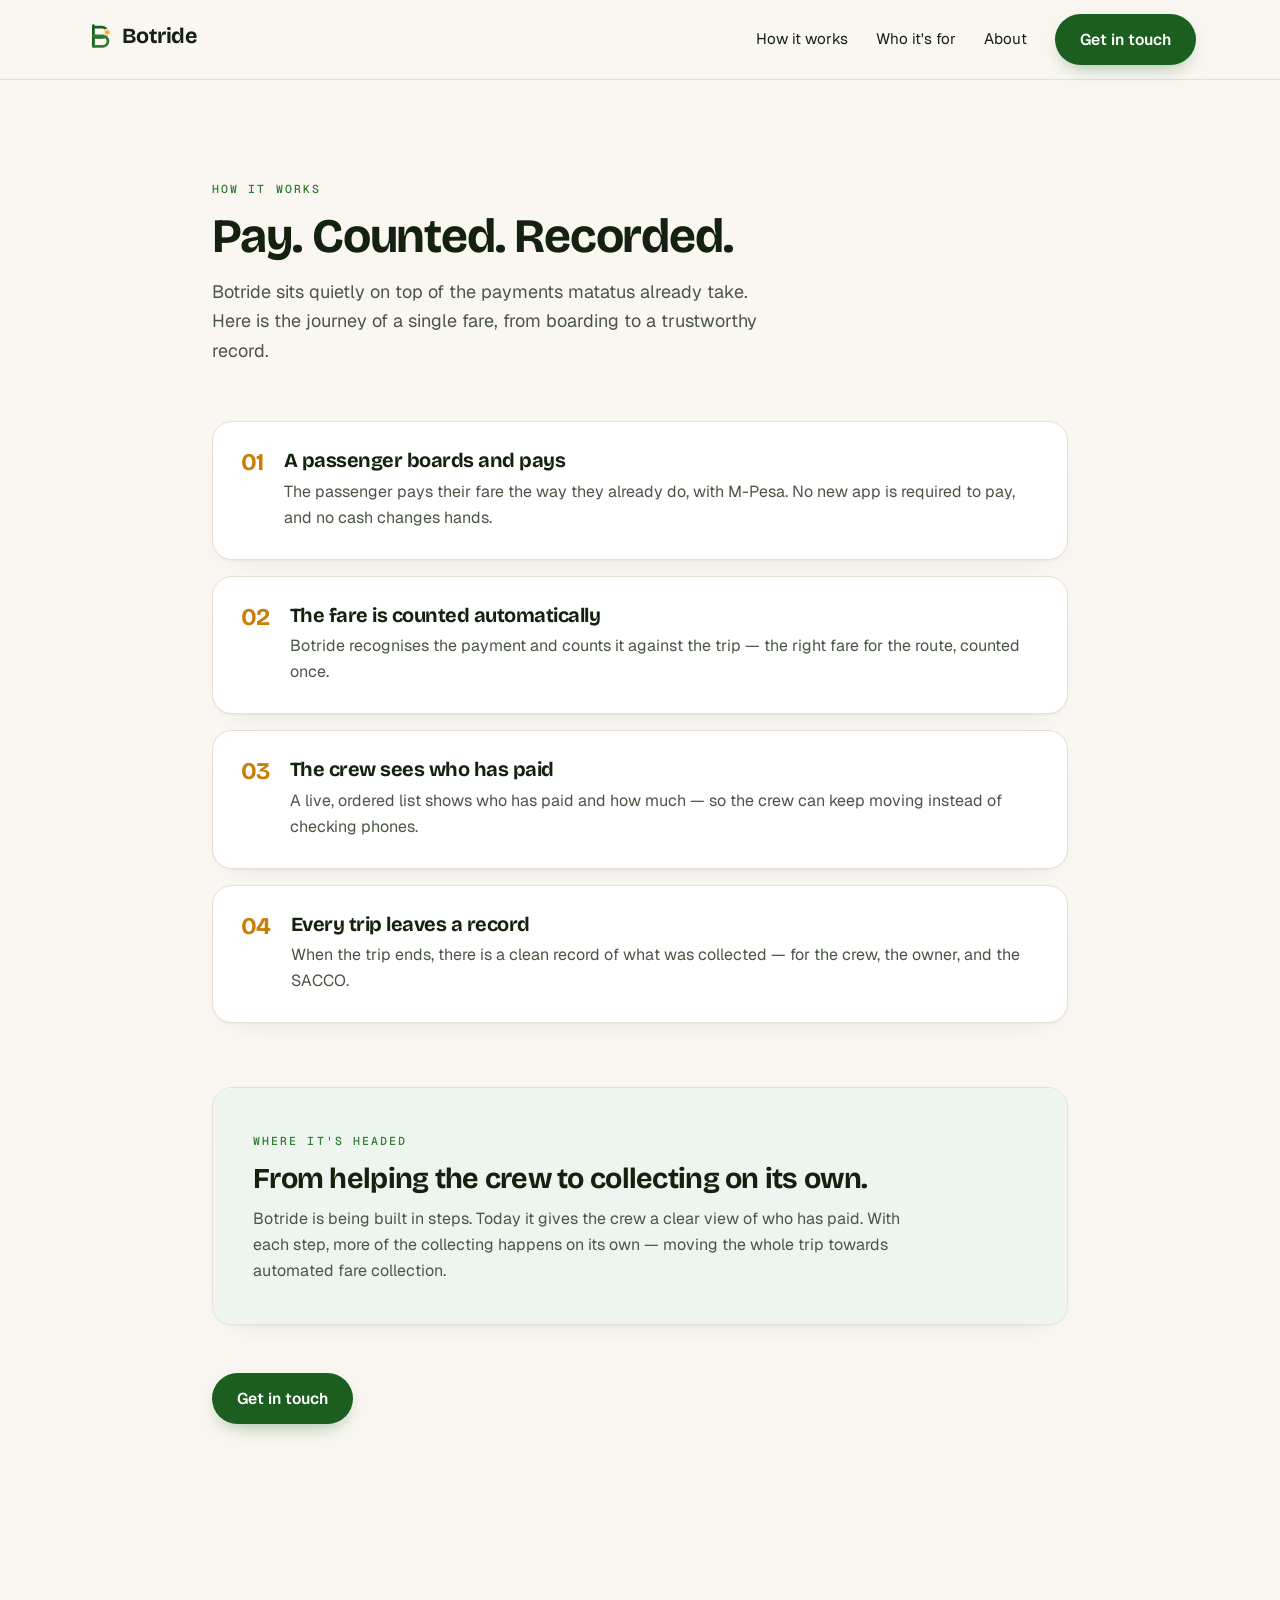
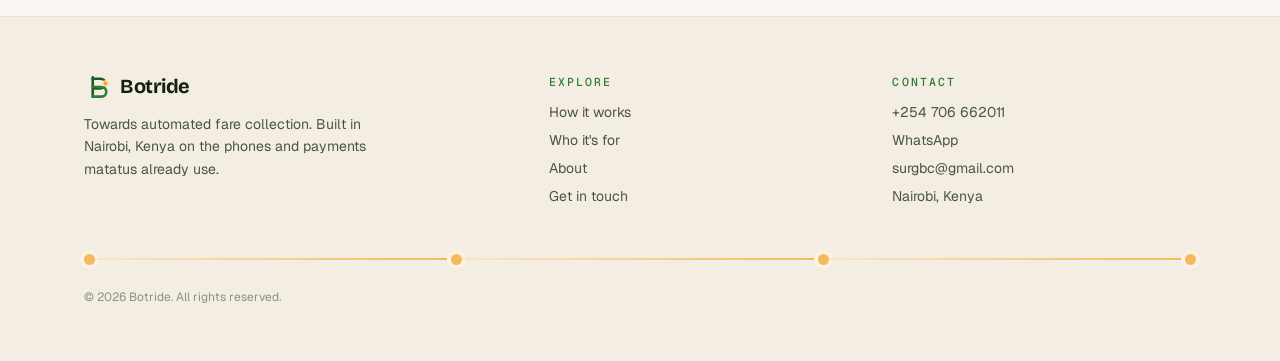
<file: how-it-works.html>
<!DOCTYPE html><!--reFOPD1WkgLQOX0I6_FZX--><html lang="en"><head><meta charSet="utf-8"/><meta name="viewport" content="width=device-width, initial-scale=1"/><link rel="stylesheet" href="/_next/static/chunks/f1d19bca8006b420.css" data-precedence="next"/><link rel="preload" as="script" fetchPriority="low" href="/_next/static/chunks/5bce68295c7f1f97.js"/><script src="/_next/static/chunks/391b5727e5bc11ec.js" async=""></script><script src="/_next/static/chunks/1c64b19886203277.js" async=""></script><script src="/_next/static/chunks/c44ba29902c6819e.js" async=""></script><script src="/_next/static/chunks/turbopack-5e5e5629a9695c20.js" async=""></script><script src="/_next/static/chunks/55cdb29c8cf180af.js" async=""></script><script src="/_next/static/chunks/6c33792a57a66467.js" async=""></script><script src="/_next/static/chunks/beefb697acdd731a.js" async=""></script><link rel="preload" href="https://fonts.googleapis.com/css2?family=Bricolage+Grotesque:opsz,wght@12..96,400;12..96,600;12..96,700;12..96,800&amp;family=Geist:wght@400;500;600;700&amp;family=Geist+Mono:wght@400;500&amp;display=swap" as="style"/><link rel="preconnect" href="https://fonts.googleapis.com"/><link rel="preconnect" href="https://fonts.gstatic.com" crossorigin=""/><meta name="theme-color" content="#1B5E20"/><title>How it works · Botride</title><meta name="description" content="How Botride collects matatu fares: a passenger pays, the fare is counted, and the crew sees who has paid — with a record of every trip."/><meta name="author" content="Botride"/><link rel="manifest" href="/manifest.json"/><meta name="keywords" content="matatu fare collection,automated fare collection Kenya,matatu payment M-Pesa,PSV fare system,SACCO fare collection,matatu cashless fare,Botride"/><meta name="creator" content="Botride"/><meta name="publisher" content="Botride"/><meta name="robots" content="index, follow"/><meta property="og:title" content="Botride — Towards automated fare collection."/><meta property="og:description" content="Botride brings automated fare collection to matatus. Passengers pay their fare and see it counted; crews see who has paid at a glance, with a trustworthy record of every trip. It runs on the phones people already carry and the M-Pesa payments they already make — no new hardware. Today it helps the crew. Over time, it does the collecting itself."/><meta property="og:url" content="https://botride.cseco.co.ke"/><meta property="og:site_name" content="Botride"/><meta property="og:locale" content="en_US"/><meta property="og:image" content="https://botride.cseco.co.ke/og-image.png"/><meta property="og:image:width" content="1200"/><meta property="og:image:height" content="630"/><meta property="og:image:alt" content="Towards automated fare collection."/><meta property="og:image:type" content="image/png"/><meta property="og:type" content="website"/><meta name="twitter:card" content="summary_large_image"/><meta name="twitter:title" content="Botride — Towards automated fare collection."/><meta name="twitter:description" content="Botride brings automated fare collection to matatus. Passengers pay their fare and see it counted; crews see who has paid at a glance, with a trustworthy record of every trip. It runs on the phones people already carry and the M-Pesa payments they already make — no new hardware. Today it helps the crew. Over time, it does the collecting itself."/><meta name="twitter:image" content="https://botride.cseco.co.ke/og-image.png"/><link rel="icon" href="/favicon.svg" type="image/svg+xml"/><link rel="icon" href="/favicon.png" type="image/png" sizes="32x32"/><link rel="apple-touch-icon" href="/apple-touch-icon.png"/><link rel="stylesheet" href="https://fonts.googleapis.com/css2?family=Bricolage+Grotesque:opsz,wght@12..96,400;12..96,600;12..96,700;12..96,800&amp;family=Geist:wght@400;500;600;700&amp;family=Geist+Mono:wght@400;500&amp;display=swap"/><script src="/_next/static/chunks/a6dad97d9634a72d.js" noModule=""></script></head><body class="antialiased bg-[var(--color-paper)] text-[var(--color-ink)] min-h-screen flex flex-col"><div hidden=""><!--$--><!--/$--></div><header class="sticky top-0 z-50 border-b border-[var(--color-edge)] bg-[var(--color-paper)]/85 backdrop-blur"><div class="mx-auto flex max-w-6xl items-center justify-between px-5 py-3.5"><a aria-label="Botride home" href="/"><span class="inline-flex items-center gap-2 "><svg width="30" height="30" viewBox="0 0 64 64" fill="none" class="" aria-hidden="true"><path d="M20 10 V54" stroke="var(--color-green)" stroke-width="6" stroke-linecap="round"></path><path d="M20 13 H38 a11 11 0 0 1 0 22 H22" stroke="var(--color-green)" stroke-width="6" stroke-linecap="round" fill="none"></path><path d="M20 32 H40 a11 11 0 0 1 0 22 H20" stroke="var(--color-green-bright)" stroke-width="6" stroke-linecap="round" fill="none"></path><circle cx="49" cy="24" r="6" fill="var(--color-amber)"></circle><circle cx="49" cy="24" r="6" fill="none" stroke="var(--color-amber-soft)" stroke-width="3"></circle></svg><span class="font-display text-[1.35rem] tracking-tight text-[var(--color-ink)]">Botride</span></span></a><nav class="hidden items-center gap-7 md:flex"><a class="text-[0.95rem] text-[var(--color-ink-soft)] transition-colors hover:text-[var(--color-green)]" href="/how-it-works">How it works</a><a class="text-[0.95rem] text-[var(--color-ink-soft)] transition-colors hover:text-[var(--color-green)]" href="/who-its-for">Who it&#x27;s for</a><a class="text-[0.95rem] text-[var(--color-ink-soft)] transition-colors hover:text-[var(--color-green)]" href="/about">About</a><a class="btn btn-primary px-5 py-2.5 text-[0.92rem]" href="/contact">Get in touch</a></nav><button class="md:hidden" aria-label="Menu"><svg width="26" height="26" viewBox="0 0 24 24" fill="none" stroke="currentColor" stroke-width="2"><path d="M4 7h16M4 12h16M4 17h16"></path></svg></button></div></header><main class="relative flex-1"><div class="mx-auto max-w-4xl px-5 py-16 md:py-24"><span class="eyebrow">How it works</span><h1 class="font-display mt-3 text-[2.6rem] leading-tight sm:text-[3rem]">Pay. Counted. Recorded.</h1><p class="mt-4 max-w-xl text-lg leading-relaxed text-[var(--color-ink-soft)]">Botride sits quietly on top of the payments matatus already take. Here is the journey of a single fare, from boarding to a trustworthy record.</p><div class="mt-14 space-y-4"><div class="card card-hover flex gap-5 p-6 md:p-7"><div class="font-display shrink-0 text-2xl text-[var(--color-amber-deep)]">01</div><div><h3 class="font-display text-xl">A passenger boards and pays</h3><p class="mt-2 leading-relaxed text-[var(--color-ink-soft)]">The passenger pays their fare the way they already do, with M-Pesa. No new app is required to pay, and no cash changes hands.</p></div></div><div class="card card-hover flex gap-5 p-6 md:p-7"><div class="font-display shrink-0 text-2xl text-[var(--color-amber-deep)]">02</div><div><h3 class="font-display text-xl">The fare is counted automatically</h3><p class="mt-2 leading-relaxed text-[var(--color-ink-soft)]">Botride recognises the payment and counts it against the trip — the right fare for the route, counted once.</p></div></div><div class="card card-hover flex gap-5 p-6 md:p-7"><div class="font-display shrink-0 text-2xl text-[var(--color-amber-deep)]">03</div><div><h3 class="font-display text-xl">The crew sees who has paid</h3><p class="mt-2 leading-relaxed text-[var(--color-ink-soft)]">A live, ordered list shows who has paid and how much — so the crew can keep moving instead of checking phones.</p></div></div><div class="card card-hover flex gap-5 p-6 md:p-7"><div class="font-display shrink-0 text-2xl text-[var(--color-amber-deep)]">04</div><div><h3 class="font-display text-xl">Every trip leaves a record</h3><p class="mt-2 leading-relaxed text-[var(--color-ink-soft)]">When the trip ends, there is a clean record of what was collected — for the crew, the owner, and the SACCO.</p></div></div></div><div class="mt-16 card overflow-hidden"><div class="bg-[var(--color-green-tint)] p-8 md:p-10"><span class="eyebrow">Where it&#x27;s headed</span><h2 class="font-display mt-3 text-[1.8rem]">From helping the crew to collecting on its own.</h2><p class="mt-3 max-w-2xl leading-relaxed text-[var(--color-ink-soft)]">Botride is being built in steps. Today it gives the crew a clear view of who has paid. With each step, more of the collecting happens on its own — moving the whole trip towards automated fare collection.</p></div></div><div class="mt-12"><a class="btn btn-primary" href="/contact">Get in touch</a></div></div><!--$--><!--/$--></main><footer class="mt-24 border-t border-[var(--color-edge)] bg-[var(--color-paper-warm)]"><div class="mx-auto max-w-6xl px-5 py-14"><div class="grid gap-10 md:grid-cols-[1.4fr_1fr_1fr]"><div><div class="flex items-center gap-2"><svg width="28" height="28" viewBox="0 0 64 64" fill="none" class="" aria-hidden="true"><path d="M20 10 V54" stroke="var(--color-green)" stroke-width="6" stroke-linecap="round"></path><path d="M20 13 H38 a11 11 0 0 1 0 22 H22" stroke="var(--color-green)" stroke-width="6" stroke-linecap="round" fill="none"></path><path d="M20 32 H40 a11 11 0 0 1 0 22 H20" stroke="var(--color-green-bright)" stroke-width="6" stroke-linecap="round" fill="none"></path><circle cx="49" cy="24" r="6" fill="var(--color-amber)"></circle><circle cx="49" cy="24" r="6" fill="none" stroke="var(--color-amber-soft)" stroke-width="3"></circle></svg><span class="font-display text-xl">Botride</span></div><p class="mt-3 max-w-xs text-sm leading-relaxed text-[var(--color-ink-soft)]">Towards automated fare collection.<!-- --> Built in <!-- -->Nairobi, Kenya<!-- --> on the phones and payments matatus already use.</p></div><div><h4 class="eyebrow mb-3">Explore</h4><ul class="space-y-2 text-sm text-[var(--color-ink-soft)]"><li><a class="hover:text-[var(--color-green)]" href="/how-it-works">How it works</a></li><li><a class="hover:text-[var(--color-green)]" href="/who-its-for">Who it&#x27;s for</a></li><li><a class="hover:text-[var(--color-green)]" href="/about">About</a></li><li><a class="hover:text-[var(--color-green)]" href="/contact">Get in touch</a></li></ul></div><div><h4 class="eyebrow mb-3">Contact</h4><ul class="space-y-2 text-sm text-[var(--color-ink-soft)]"><li><a href="tel:+254706662011" class="hover:text-[var(--color-green)]">+254 706 662011</a></li><li><a href="https://wa.me/254706662011" class="hover:text-[var(--color-green)]">WhatsApp</a></li><li><a href="mailto:surgbc@gmail.com" class="hover:text-[var(--color-green)]">surgbc@gmail.com</a></li><li>Nairobi, Kenya</li></ul></div></div><div class="mt-12 routeline opacity-70"><span class="stop"></span><span class="seg"></span><span class="stop"></span><span class="seg"></span><span class="stop"></span><span class="seg"></span><span class="stop"></span></div><p class="mt-6 text-xs text-[var(--color-ink-mute)]">© <!-- -->2026<!-- --> Botride. All rights reserved.</p></div></footer><script src="/_next/static/chunks/5bce68295c7f1f97.js" id="_R_" async=""></script><script>(self.__next_f=self.__next_f||[]).push([0])</script><script>self.__next_f.push([1,"1:\"$Sreact.fragment\"\n2:I[2971,[\"/_next/static/chunks/55cdb29c8cf180af.js\"],\"Header\"]\n3:I[92322,[\"/_next/static/chunks/6c33792a57a66467.js\",\"/_next/static/chunks/beefb697acdd731a.js\"],\"default\"]\n4:I[81409,[\"/_next/static/chunks/6c33792a57a66467.js\",\"/_next/static/chunks/beefb697acdd731a.js\"],\"default\"]\n5:I[74426,[\"/_next/static/chunks/55cdb29c8cf180af.js\"],\"\"]\nc:I[60374,[\"/_next/static/chunks/6c33792a57a66467.js\",\"/_next/static/chunks/beefb697acdd731a.js\"],\"default\"]\n:HL[\"/_next/static/chunks/f1d19bca8006b420.css\",\"style\"]\n:HL[\"https://fonts.googleapis.com/css2?family=Bricolage+Grotesque:opsz,wght@12..96,400;12..96,600;12..96,700;12..96,800\u0026family=Geist:wght@400;500;600;700\u0026family=Geist+Mono:wght@400;500\u0026display=swap\",\"style\"]\n"])</script><script>self.__next_f.push([1,"0:{\"P\":null,\"b\":\"reFOPD1WkgLQOX0I6_FZX\",\"c\":[\"\",\"how-it-works\"],\"q\":\"\",\"i\":false,\"f\":[[[\"\",{\"children\":[\"how-it-works\",{\"children\":[\"__PAGE__\",{}]}]},\"$undefined\",\"$undefined\",true],[[\"$\",\"$1\",\"c\",{\"children\":[[[\"$\",\"link\",\"0\",{\"rel\":\"stylesheet\",\"href\":\"/_next/static/chunks/f1d19bca8006b420.css\",\"precedence\":\"next\",\"crossOrigin\":\"$undefined\",\"nonce\":\"$undefined\"}],[\"$\",\"script\",\"script-0\",{\"src\":\"/_next/static/chunks/55cdb29c8cf180af.js\",\"async\":true,\"nonce\":\"$undefined\"}]],[\"$\",\"html\",null,{\"lang\":\"en\",\"children\":[[\"$\",\"head\",null,{\"children\":[[\"$\",\"link\",null,{\"rel\":\"preconnect\",\"href\":\"https://fonts.googleapis.com\"}],[\"$\",\"link\",null,{\"rel\":\"preconnect\",\"href\":\"https://fonts.gstatic.com\",\"crossOrigin\":\"\"}],[\"$\",\"link\",null,{\"rel\":\"stylesheet\",\"href\":\"https://fonts.googleapis.com/css2?family=Bricolage+Grotesque:opsz,wght@12..96,400;12..96,600;12..96,700;12..96,800\u0026family=Geist:wght@400;500;600;700\u0026family=Geist+Mono:wght@400;500\u0026display=swap\"}]]}],[\"$\",\"body\",null,{\"className\":\"antialiased bg-[var(--color-paper)] text-[var(--color-ink)] min-h-screen flex flex-col\",\"children\":[[\"$\",\"$L2\",null,{}],[\"$\",\"main\",null,{\"className\":\"relative flex-1\",\"children\":[\"$\",\"$L3\",null,{\"parallelRouterKey\":\"children\",\"error\":\"$undefined\",\"errorStyles\":\"$undefined\",\"errorScripts\":\"$undefined\",\"template\":[\"$\",\"$L4\",null,{}],\"templateStyles\":\"$undefined\",\"templateScripts\":\"$undefined\",\"notFound\":[[[\"$\",\"title\",null,{\"children\":\"404: This page could not be found.\"}],[\"$\",\"div\",null,{\"style\":{\"fontFamily\":\"system-ui,\\\"Segoe UI\\\",Roboto,Helvetica,Arial,sans-serif,\\\"Apple Color Emoji\\\",\\\"Segoe UI Emoji\\\"\",\"height\":\"100vh\",\"textAlign\":\"center\",\"display\":\"flex\",\"flexDirection\":\"column\",\"alignItems\":\"center\",\"justifyContent\":\"center\"},\"children\":[\"$\",\"div\",null,{\"children\":[[\"$\",\"style\",null,{\"dangerouslySetInnerHTML\":{\"__html\":\"body{color:#000;background:#fff;margin:0}.next-error-h1{border-right:1px solid rgba(0,0,0,.3)}@media (prefers-color-scheme:dark){body{color:#fff;background:#000}.next-error-h1{border-right:1px solid rgba(255,255,255,.3)}}\"}}],[\"$\",\"h1\",null,{\"className\":\"next-error-h1\",\"style\":{\"display\":\"inline-block\",\"margin\":\"0 20px 0 0\",\"padding\":\"0 23px 0 0\",\"fontSize\":24,\"fontWeight\":500,\"verticalAlign\":\"top\",\"lineHeight\":\"49px\"},\"children\":404}],[\"$\",\"div\",null,{\"style\":{\"display\":\"inline-block\"},\"children\":[\"$\",\"h2\",null,{\"style\":{\"fontSize\":14,\"fontWeight\":400,\"lineHeight\":\"49px\",\"margin\":0},\"children\":\"This page could not be found.\"}]}]]}]}]],[]],\"forbidden\":\"$undefined\",\"unauthorized\":\"$undefined\"}]}],[\"$\",\"footer\",null,{\"className\":\"mt-24 border-t border-[var(--color-edge)] bg-[var(--color-paper-warm)]\",\"children\":[\"$\",\"div\",null,{\"className\":\"mx-auto max-w-6xl px-5 py-14\",\"children\":[[\"$\",\"div\",null,{\"className\":\"grid gap-10 md:grid-cols-[1.4fr_1fr_1fr]\",\"children\":[[\"$\",\"div\",null,{\"children\":[[\"$\",\"div\",null,{\"className\":\"flex items-center gap-2\",\"children\":[[\"$\",\"svg\",null,{\"width\":28,\"height\":28,\"viewBox\":\"0 0 64 64\",\"fill\":\"none\",\"className\":\"\",\"aria-hidden\":\"true\",\"children\":[[\"$\",\"path\",null,{\"d\":\"M20 10 V54\",\"stroke\":\"var(--color-green)\",\"strokeWidth\":\"6\",\"strokeLinecap\":\"round\"}],[\"$\",\"path\",null,{\"d\":\"M20 13 H38 a11 11 0 0 1 0 22 H22\",\"stroke\":\"var(--color-green)\",\"strokeWidth\":\"6\",\"strokeLinecap\":\"round\",\"fill\":\"none\"}],[\"$\",\"path\",null,{\"d\":\"M20 32 H40 a11 11 0 0 1 0 22 H20\",\"stroke\":\"var(--color-green-bright)\",\"strokeWidth\":\"6\",\"strokeLinecap\":\"round\",\"fill\":\"none\"}],[\"$\",\"circle\",null,{\"cx\":\"49\",\"cy\":\"24\",\"r\":\"6\",\"fill\":\"var(--color-amber)\"}],[\"$\",\"circle\",null,{\"cx\":\"49\",\"cy\":\"24\",\"r\":\"6\",\"fill\":\"none\",\"stroke\":\"var(--color-amber-soft)\",\"strokeWidth\":\"3\"}]]}],[\"$\",\"span\",null,{\"className\":\"font-display text-xl\",\"children\":\"Botride\"}]]}],[\"$\",\"p\",null,{\"className\":\"mt-3 max-w-xs text-sm leading-relaxed text-[var(--color-ink-soft)]\",\"children\":[\"Towards automated fare collection.\",\" Built in \",\"Nairobi, Kenya\",\" on the phones and payments matatus already use.\"]}]]}],[\"$\",\"div\",null,{\"children\":[[\"$\",\"h4\",null,{\"className\":\"eyebrow mb-3\",\"children\":\"Explore\"}],[\"$\",\"ul\",null,{\"className\":\"space-y-2 text-sm text-[var(--color-ink-soft)]\",\"children\":[[\"$\",\"li\",null,{\"children\":[\"$\",\"$L5\",null,{\"href\":\"/how-it-works\",\"className\":\"hover:text-[var(--color-green)]\",\"children\":\"How it works\"}]}],[\"$\",\"li\",null,{\"children\":[\"$\",\"$L5\",null,{\"href\":\"/who-its-for\",\"className\":\"hover:text-[var(--color-green)]\",\"children\":\"Who it's for\"}]}],[\"$\",\"li\",null,{\"children\":[\"$\",\"$L5\",null,{\"href\":\"/about\",\"className\":\"hover:text-[var(--color-green)]\",\"children\":\"About\"}]}],[\"$\",\"li\",null,{\"children\":[\"$\",\"$L5\",null,{\"href\":\"/contact\",\"className\":\"hover:text-[var(--color-green)]\",\"children\":\"Get in touch\"}]}]]}]]}],\"$L6\"]}],\"$L7\",\"$L8\"]}]}]]}]]}]]}],{\"children\":[\"$L9\",{\"children\":[\"$La\",{},null,false,false]},null,false,false]},null,false,false],\"$Lb\",false]],\"m\":\"$undefined\",\"G\":[\"$c\",[]],\"S\":true}\n"])</script><script>self.__next_f.push([1,"d:I[19091,[\"/_next/static/chunks/6c33792a57a66467.js\",\"/_next/static/chunks/beefb697acdd731a.js\"],\"OutletBoundary\"]\ne:\"$Sreact.suspense\"\n10:I[19091,[\"/_next/static/chunks/6c33792a57a66467.js\",\"/_next/static/chunks/beefb697acdd731a.js\"],\"ViewportBoundary\"]\n12:I[19091,[\"/_next/static/chunks/6c33792a57a66467.js\",\"/_next/static/chunks/beefb697acdd731a.js\"],\"MetadataBoundary\"]\n6:[\"$\",\"div\",null,{\"children\":[[\"$\",\"h4\",null,{\"className\":\"eyebrow mb-3\",\"children\":\"Contact\"}],[\"$\",\"ul\",null,{\"className\":\"space-y-2 text-sm text-[var(--color-ink-soft)]\",\"children\":[[\"$\",\"li\",null,{\"children\":[\"$\",\"a\",null,{\"href\":\"tel:+254706662011\",\"className\":\"hover:text-[var(--color-green)]\",\"children\":\"+254 706 662011\"}]}],[\"$\",\"li\",null,{\"children\":[\"$\",\"a\",null,{\"href\":\"https://wa.me/254706662011\",\"className\":\"hover:text-[var(--color-green)]\",\"children\":\"WhatsApp\"}]}],[\"$\",\"li\",null,{\"children\":[\"$\",\"a\",null,{\"href\":\"mailto:surgbc@gmail.com\",\"className\":\"hover:text-[var(--color-green)]\",\"children\":\"surgbc@gmail.com\"}]}],[\"$\",\"li\",null,{\"children\":\"Nairobi, Kenya\"}]]}]]}]\n7:[\"$\",\"div\",null,{\"className\":\"mt-12 routeline opacity-70\",\"children\":[[\"$\",\"span\",null,{\"className\":\"stop\"}],[\"$\",\"span\",null,{\"className\":\"seg\"}],[\"$\",\"span\",null,{\"className\":\"stop\"}],[\"$\",\"span\",null,{\"className\":\"seg\"}],[\"$\",\"span\",null,{\"className\":\"stop\"}],[\"$\",\"span\",null,{\"className\":\"seg\"}],[\"$\",\"span\",null,{\"className\":\"stop\"}]]}]\n8:[\"$\",\"p\",null,{\"className\":\"mt-6 text-xs text-[var(--color-ink-mute)]\",\"children\":[\"© \",2026,\" Botride. All rights reserved.\"]}]\n9:[\"$\",\"$1\",\"c\",{\"children\":[null,[\"$\",\"$L3\",null,{\"parallelRouterKey\":\"children\",\"error\":\"$undefined\",\"errorStyles\":\"$undefined\",\"errorScripts\":\"$undefined\",\"template\":[\"$\",\"$L4\",null,{}],\"templateStyles\":\"$undefined\",\"templateScripts\":\"$undefined\",\"notFound\":\"$undefined\",\"forbidden\":\"$undefined\",\"unauthorized\":\"$undefined\"}]]}]\n"])</script><script>self.__next_f.push([1,"a:[\"$\",\"$1\",\"c\",{\"children\":[[\"$\",\"div\",null,{\"className\":\"mx-auto max-w-4xl px-5 py-16 md:py-24\",\"children\":[[\"$\",\"span\",null,{\"className\":\"eyebrow\",\"children\":\"How it works\"}],[\"$\",\"h1\",null,{\"className\":\"font-display mt-3 text-[2.6rem] leading-tight sm:text-[3rem]\",\"children\":\"Pay. Counted. Recorded.\"}],[\"$\",\"p\",null,{\"className\":\"mt-4 max-w-xl text-lg leading-relaxed text-[var(--color-ink-soft)]\",\"children\":\"Botride sits quietly on top of the payments matatus already take. Here is the journey of a single fare, from boarding to a trustworthy record.\"}],[\"$\",\"div\",null,{\"className\":\"mt-14 space-y-4\",\"children\":[[\"$\",\"div\",\"01\",{\"className\":\"card card-hover flex gap-5 p-6 md:p-7\",\"children\":[[\"$\",\"div\",null,{\"className\":\"font-display shrink-0 text-2xl text-[var(--color-amber-deep)]\",\"children\":\"01\"}],[\"$\",\"div\",null,{\"children\":[[\"$\",\"h3\",null,{\"className\":\"font-display text-xl\",\"children\":\"A passenger boards and pays\"}],[\"$\",\"p\",null,{\"className\":\"mt-2 leading-relaxed text-[var(--color-ink-soft)]\",\"children\":\"The passenger pays their fare the way they already do, with M-Pesa. No new app is required to pay, and no cash changes hands.\"}]]}]]}],[\"$\",\"div\",\"02\",{\"className\":\"card card-hover flex gap-5 p-6 md:p-7\",\"children\":[[\"$\",\"div\",null,{\"className\":\"font-display shrink-0 text-2xl text-[var(--color-amber-deep)]\",\"children\":\"02\"}],[\"$\",\"div\",null,{\"children\":[[\"$\",\"h3\",null,{\"className\":\"font-display text-xl\",\"children\":\"The fare is counted automatically\"}],[\"$\",\"p\",null,{\"className\":\"mt-2 leading-relaxed text-[var(--color-ink-soft)]\",\"children\":\"Botride recognises the payment and counts it against the trip — the right fare for the route, counted once.\"}]]}]]}],[\"$\",\"div\",\"03\",{\"className\":\"card card-hover flex gap-5 p-6 md:p-7\",\"children\":[[\"$\",\"div\",null,{\"className\":\"font-display shrink-0 text-2xl text-[var(--color-amber-deep)]\",\"children\":\"03\"}],[\"$\",\"div\",null,{\"children\":[[\"$\",\"h3\",null,{\"className\":\"font-display text-xl\",\"children\":\"The crew sees who has paid\"}],[\"$\",\"p\",null,{\"className\":\"mt-2 leading-relaxed text-[var(--color-ink-soft)]\",\"children\":\"A live, ordered list shows who has paid and how much — so the crew can keep moving instead of checking phones.\"}]]}]]}],[\"$\",\"div\",\"04\",{\"className\":\"card card-hover flex gap-5 p-6 md:p-7\",\"children\":[[\"$\",\"div\",null,{\"className\":\"font-display shrink-0 text-2xl text-[var(--color-amber-deep)]\",\"children\":\"04\"}],[\"$\",\"div\",null,{\"children\":[[\"$\",\"h3\",null,{\"className\":\"font-display text-xl\",\"children\":\"Every trip leaves a record\"}],[\"$\",\"p\",null,{\"className\":\"mt-2 leading-relaxed text-[var(--color-ink-soft)]\",\"children\":\"When the trip ends, there is a clean record of what was collected — for the crew, the owner, and the SACCO.\"}]]}]]}]]}],[\"$\",\"div\",null,{\"className\":\"mt-16 card overflow-hidden\",\"children\":[\"$\",\"div\",null,{\"className\":\"bg-[var(--color-green-tint)] p-8 md:p-10\",\"children\":[[\"$\",\"span\",null,{\"className\":\"eyebrow\",\"children\":\"Where it's headed\"}],[\"$\",\"h2\",null,{\"className\":\"font-display mt-3 text-[1.8rem]\",\"children\":\"From helping the crew to collecting on its own.\"}],[\"$\",\"p\",null,{\"className\":\"mt-3 max-w-2xl leading-relaxed text-[var(--color-ink-soft)]\",\"children\":\"Botride is being built in steps. Today it gives the crew a clear view of who has paid. With each step, more of the collecting happens on its own — moving the whole trip towards automated fare collection.\"}]]}]}],[\"$\",\"div\",null,{\"className\":\"mt-12\",\"children\":[\"$\",\"$L5\",null,{\"href\":\"/contact\",\"className\":\"btn btn-primary\",\"children\":\"Get in touch\"}]}]]}],null,[\"$\",\"$Ld\",null,{\"children\":[\"$\",\"$e\",null,{\"name\":\"Next.MetadataOutlet\",\"children\":\"$@f\"}]}]]}]\n"])</script><script>self.__next_f.push([1,"b:[\"$\",\"$1\",\"h\",{\"children\":[null,[\"$\",\"$L10\",null,{\"children\":\"$@11\"}],[\"$\",\"div\",null,{\"hidden\":true,\"children\":[\"$\",\"$L12\",null,{\"children\":[\"$\",\"$e\",null,{\"name\":\"Next.Metadata\",\"children\":\"$@13\"}]}]}],null]}]\n"])</script><script>self.__next_f.push([1,"11:[[\"$\",\"meta\",\"0\",{\"charSet\":\"utf-8\"}],[\"$\",\"meta\",\"1\",{\"name\":\"viewport\",\"content\":\"width=device-width, initial-scale=1\"}],[\"$\",\"meta\",\"2\",{\"name\":\"theme-color\",\"content\":\"#1B5E20\"}]]\n"])</script><script>self.__next_f.push([1,"14:I[51042,[\"/_next/static/chunks/6c33792a57a66467.js\",\"/_next/static/chunks/beefb697acdd731a.js\"],\"IconMark\"]\n"])</script><script>self.__next_f.push([1,"13:[[\"$\",\"title\",\"0\",{\"children\":\"How it works · Botride\"}],[\"$\",\"meta\",\"1\",{\"name\":\"description\",\"content\":\"How Botride collects matatu fares: a passenger pays, the fare is counted, and the crew sees who has paid — with a record of every trip.\"}],[\"$\",\"meta\",\"2\",{\"name\":\"author\",\"content\":\"Botride\"}],[\"$\",\"link\",\"3\",{\"rel\":\"manifest\",\"href\":\"/manifest.json\",\"crossOrigin\":\"$undefined\"}],[\"$\",\"meta\",\"4\",{\"name\":\"keywords\",\"content\":\"matatu fare collection,automated fare collection Kenya,matatu payment M-Pesa,PSV fare system,SACCO fare collection,matatu cashless fare,Botride\"}],[\"$\",\"meta\",\"5\",{\"name\":\"creator\",\"content\":\"Botride\"}],[\"$\",\"meta\",\"6\",{\"name\":\"publisher\",\"content\":\"Botride\"}],[\"$\",\"meta\",\"7\",{\"name\":\"robots\",\"content\":\"index, follow\"}],[\"$\",\"meta\",\"8\",{\"property\":\"og:title\",\"content\":\"Botride — Towards automated fare collection.\"}],[\"$\",\"meta\",\"9\",{\"property\":\"og:description\",\"content\":\"Botride brings automated fare collection to matatus. Passengers pay their fare and see it counted; crews see who has paid at a glance, with a trustworthy record of every trip. It runs on the phones people already carry and the M-Pesa payments they already make — no new hardware. Today it helps the crew. Over time, it does the collecting itself.\"}],[\"$\",\"meta\",\"10\",{\"property\":\"og:url\",\"content\":\"https://botride.cseco.co.ke\"}],[\"$\",\"meta\",\"11\",{\"property\":\"og:site_name\",\"content\":\"Botride\"}],[\"$\",\"meta\",\"12\",{\"property\":\"og:locale\",\"content\":\"en_US\"}],[\"$\",\"meta\",\"13\",{\"property\":\"og:image\",\"content\":\"https://botride.cseco.co.ke/og-image.png\"}],[\"$\",\"meta\",\"14\",{\"property\":\"og:image:width\",\"content\":\"1200\"}],[\"$\",\"meta\",\"15\",{\"property\":\"og:image:height\",\"content\":\"630\"}],[\"$\",\"meta\",\"16\",{\"property\":\"og:image:alt\",\"content\":\"Towards automated fare collection.\"}],[\"$\",\"meta\",\"17\",{\"property\":\"og:image:type\",\"content\":\"image/png\"}],[\"$\",\"meta\",\"18\",{\"property\":\"og:type\",\"content\":\"website\"}],[\"$\",\"meta\",\"19\",{\"name\":\"twitter:card\",\"content\":\"summary_large_image\"}],[\"$\",\"meta\",\"20\",{\"name\":\"twitter:title\",\"content\":\"Botride — Towards automated fare collection.\"}],[\"$\",\"meta\",\"21\",{\"name\":\"twitter:description\",\"content\":\"Botride brings automated fare collection to matatus. Passengers pay their fare and see it counted; crews see who has paid at a glance, with a trustworthy record of every trip. It runs on the phones people already carry and the M-Pesa payments they already make — no new hardware. Today it helps the crew. Over time, it does the collecting itself.\"}],[\"$\",\"meta\",\"22\",{\"name\":\"twitter:image\",\"content\":\"https://botride.cseco.co.ke/og-image.png\"}],[\"$\",\"link\",\"23\",{\"rel\":\"icon\",\"href\":\"/favicon.svg\",\"type\":\"image/svg+xml\"}],[\"$\",\"link\",\"24\",{\"rel\":\"icon\",\"href\":\"/favicon.png\",\"type\":\"image/png\",\"sizes\":\"32x32\"}],[\"$\",\"link\",\"25\",{\"rel\":\"apple-touch-icon\",\"href\":\"/apple-touch-icon.png\"}],[\"$\",\"$L14\",\"26\",{}]]\n"])</script><script>self.__next_f.push([1,"f:null\n"])</script></body></html>
</file>
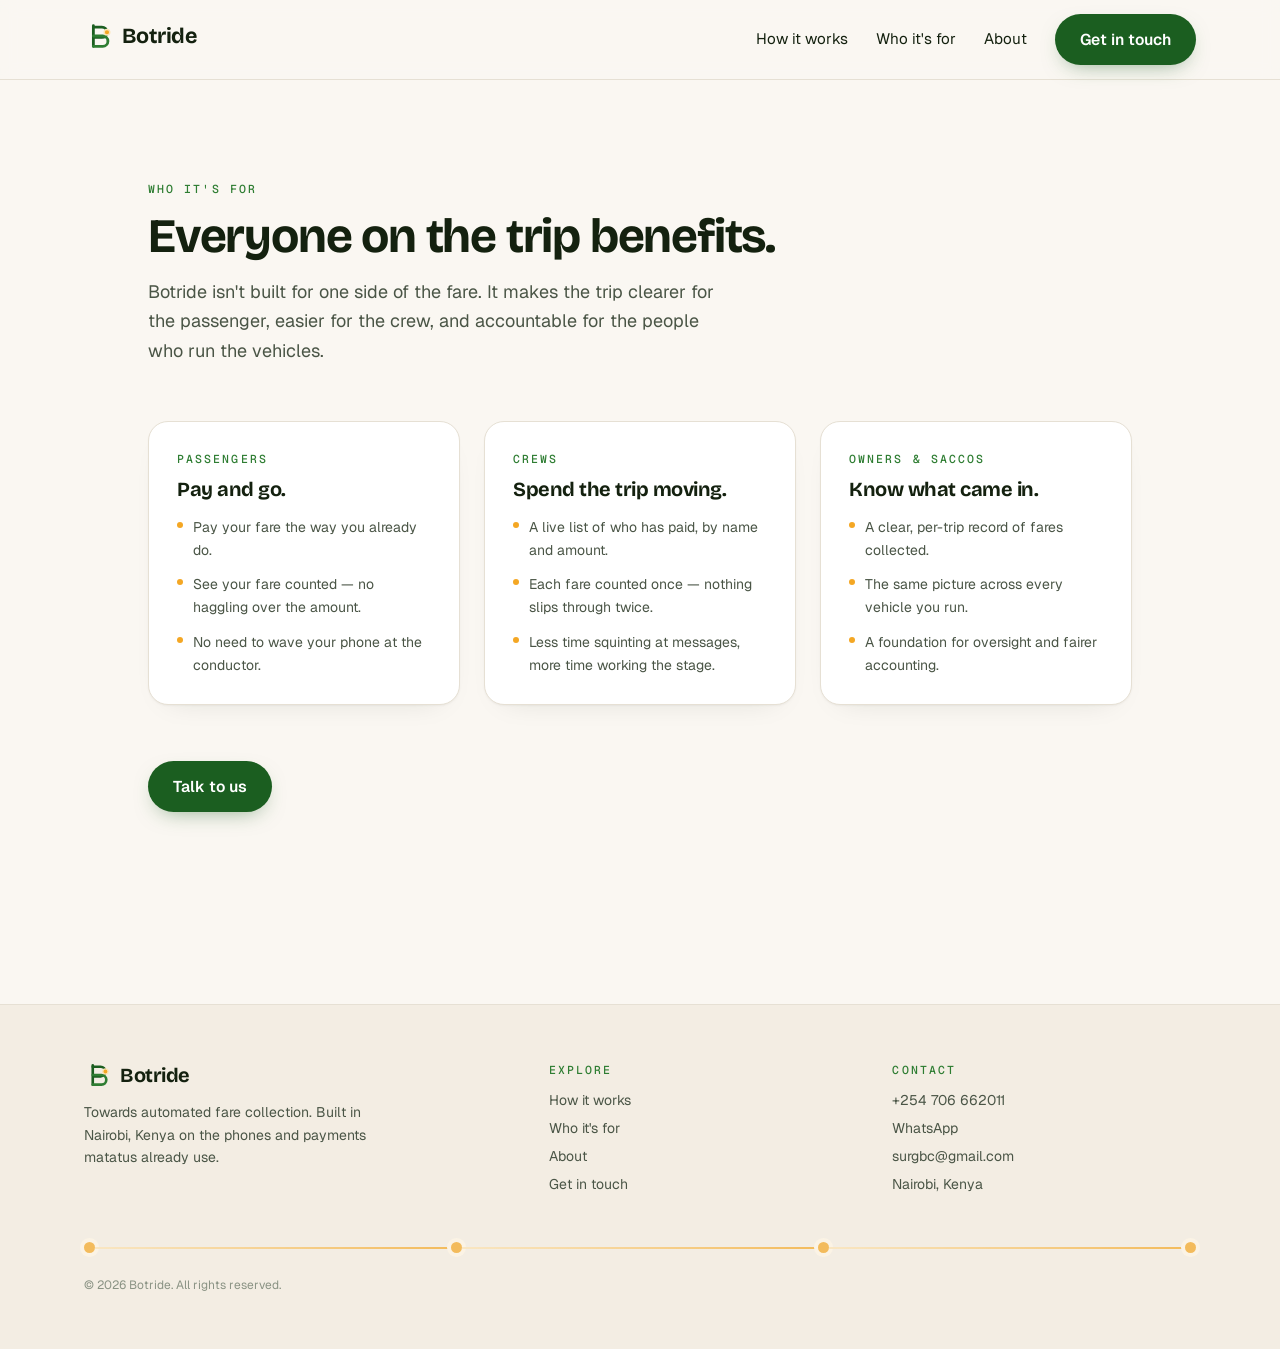
<file: who-its-for.html>
<!DOCTYPE html><!--reFOPD1WkgLQOX0I6_FZX--><html lang="en"><head><meta charSet="utf-8"/><meta name="viewport" content="width=device-width, initial-scale=1"/><link rel="stylesheet" href="/_next/static/chunks/f1d19bca8006b420.css" data-precedence="next"/><link rel="preload" as="script" fetchPriority="low" href="/_next/static/chunks/5bce68295c7f1f97.js"/><script src="/_next/static/chunks/391b5727e5bc11ec.js" async=""></script><script src="/_next/static/chunks/1c64b19886203277.js" async=""></script><script src="/_next/static/chunks/c44ba29902c6819e.js" async=""></script><script src="/_next/static/chunks/turbopack-5e5e5629a9695c20.js" async=""></script><script src="/_next/static/chunks/55cdb29c8cf180af.js" async=""></script><script src="/_next/static/chunks/6c33792a57a66467.js" async=""></script><script src="/_next/static/chunks/beefb697acdd731a.js" async=""></script><link rel="preload" href="https://fonts.googleapis.com/css2?family=Bricolage+Grotesque:opsz,wght@12..96,400;12..96,600;12..96,700;12..96,800&amp;family=Geist:wght@400;500;600;700&amp;family=Geist+Mono:wght@400;500&amp;display=swap" as="style"/><link rel="preconnect" href="https://fonts.googleapis.com"/><link rel="preconnect" href="https://fonts.gstatic.com" crossorigin=""/><meta name="theme-color" content="#1B5E20"/><title>Who it&#x27;s for · Botride</title><meta name="description" content="Botride is for matatu passengers, crews, and the owners and SACCOs who run the vehicles."/><meta name="author" content="Botride"/><link rel="manifest" href="/manifest.json"/><meta name="keywords" content="matatu fare collection,automated fare collection Kenya,matatu payment M-Pesa,PSV fare system,SACCO fare collection,matatu cashless fare,Botride"/><meta name="creator" content="Botride"/><meta name="publisher" content="Botride"/><meta name="robots" content="index, follow"/><meta property="og:title" content="Botride — Towards automated fare collection."/><meta property="og:description" content="Botride brings automated fare collection to matatus. Passengers pay their fare and see it counted; crews see who has paid at a glance, with a trustworthy record of every trip. It runs on the phones people already carry and the M-Pesa payments they already make — no new hardware. Today it helps the crew. Over time, it does the collecting itself."/><meta property="og:url" content="https://botride.cseco.co.ke"/><meta property="og:site_name" content="Botride"/><meta property="og:locale" content="en_US"/><meta property="og:image" content="https://botride.cseco.co.ke/og-image.png"/><meta property="og:image:width" content="1200"/><meta property="og:image:height" content="630"/><meta property="og:image:alt" content="Towards automated fare collection."/><meta property="og:image:type" content="image/png"/><meta property="og:type" content="website"/><meta name="twitter:card" content="summary_large_image"/><meta name="twitter:title" content="Botride — Towards automated fare collection."/><meta name="twitter:description" content="Botride brings automated fare collection to matatus. Passengers pay their fare and see it counted; crews see who has paid at a glance, with a trustworthy record of every trip. It runs on the phones people already carry and the M-Pesa payments they already make — no new hardware. Today it helps the crew. Over time, it does the collecting itself."/><meta name="twitter:image" content="https://botride.cseco.co.ke/og-image.png"/><link rel="icon" href="/favicon.svg" type="image/svg+xml"/><link rel="icon" href="/favicon.png" type="image/png" sizes="32x32"/><link rel="apple-touch-icon" href="/apple-touch-icon.png"/><link rel="stylesheet" href="https://fonts.googleapis.com/css2?family=Bricolage+Grotesque:opsz,wght@12..96,400;12..96,600;12..96,700;12..96,800&amp;family=Geist:wght@400;500;600;700&amp;family=Geist+Mono:wght@400;500&amp;display=swap"/><script src="/_next/static/chunks/a6dad97d9634a72d.js" noModule=""></script></head><body class="antialiased bg-[var(--color-paper)] text-[var(--color-ink)] min-h-screen flex flex-col"><div hidden=""><!--$--><!--/$--></div><header class="sticky top-0 z-50 border-b border-[var(--color-edge)] bg-[var(--color-paper)]/85 backdrop-blur"><div class="mx-auto flex max-w-6xl items-center justify-between px-5 py-3.5"><a aria-label="Botride home" href="/"><span class="inline-flex items-center gap-2 "><svg width="30" height="30" viewBox="0 0 64 64" fill="none" class="" aria-hidden="true"><path d="M20 10 V54" stroke="var(--color-green)" stroke-width="6" stroke-linecap="round"></path><path d="M20 13 H38 a11 11 0 0 1 0 22 H22" stroke="var(--color-green)" stroke-width="6" stroke-linecap="round" fill="none"></path><path d="M20 32 H40 a11 11 0 0 1 0 22 H20" stroke="var(--color-green-bright)" stroke-width="6" stroke-linecap="round" fill="none"></path><circle cx="49" cy="24" r="6" fill="var(--color-amber)"></circle><circle cx="49" cy="24" r="6" fill="none" stroke="var(--color-amber-soft)" stroke-width="3"></circle></svg><span class="font-display text-[1.35rem] tracking-tight text-[var(--color-ink)]">Botride</span></span></a><nav class="hidden items-center gap-7 md:flex"><a class="text-[0.95rem] text-[var(--color-ink-soft)] transition-colors hover:text-[var(--color-green)]" href="/how-it-works">How it works</a><a class="text-[0.95rem] text-[var(--color-ink-soft)] transition-colors hover:text-[var(--color-green)]" href="/who-its-for">Who it&#x27;s for</a><a class="text-[0.95rem] text-[var(--color-ink-soft)] transition-colors hover:text-[var(--color-green)]" href="/about">About</a><a class="btn btn-primary px-5 py-2.5 text-[0.92rem]" href="/contact">Get in touch</a></nav><button class="md:hidden" aria-label="Menu"><svg width="26" height="26" viewBox="0 0 24 24" fill="none" stroke="currentColor" stroke-width="2"><path d="M4 7h16M4 12h16M4 17h16"></path></svg></button></div></header><main class="relative flex-1"><div class="mx-auto max-w-5xl px-5 py-16 md:py-24"><span class="eyebrow">Who it&#x27;s for</span><h1 class="font-display mt-3 text-[2.6rem] leading-tight sm:text-[3rem]">Everyone on the trip benefits.</h1><p class="mt-4 max-w-xl text-lg leading-relaxed text-[var(--color-ink-soft)]">Botride isn&#x27;t built for one side of the fare. It makes the trip clearer for the passenger, easier for the crew, and accountable for the people who run the vehicles.</p><div class="mt-14 grid gap-6 md:grid-cols-3"><div class="card card-hover flex flex-col p-7"><span class="eyebrow">Passengers</span><h3 class="font-display mt-3 text-xl">Pay and go.</h3><ul class="mt-4 space-y-3 text-sm leading-relaxed text-[var(--color-ink-soft)]"><li class="flex gap-2.5"><span class="mt-1.5 h-1.5 w-1.5 shrink-0 rounded-full bg-[var(--color-amber)]"></span>Pay your fare the way you already do.</li><li class="flex gap-2.5"><span class="mt-1.5 h-1.5 w-1.5 shrink-0 rounded-full bg-[var(--color-amber)]"></span>See your fare counted — no haggling over the amount.</li><li class="flex gap-2.5"><span class="mt-1.5 h-1.5 w-1.5 shrink-0 rounded-full bg-[var(--color-amber)]"></span>No need to wave your phone at the conductor.</li></ul></div><div class="card card-hover flex flex-col p-7"><span class="eyebrow">Crews</span><h3 class="font-display mt-3 text-xl">Spend the trip moving.</h3><ul class="mt-4 space-y-3 text-sm leading-relaxed text-[var(--color-ink-soft)]"><li class="flex gap-2.5"><span class="mt-1.5 h-1.5 w-1.5 shrink-0 rounded-full bg-[var(--color-amber)]"></span>A live list of who has paid, by name and amount.</li><li class="flex gap-2.5"><span class="mt-1.5 h-1.5 w-1.5 shrink-0 rounded-full bg-[var(--color-amber)]"></span>Each fare counted once — nothing slips through twice.</li><li class="flex gap-2.5"><span class="mt-1.5 h-1.5 w-1.5 shrink-0 rounded-full bg-[var(--color-amber)]"></span>Less time squinting at messages, more time working the stage.</li></ul></div><div class="card card-hover flex flex-col p-7"><span class="eyebrow">Owners &amp; SACCOs</span><h3 class="font-display mt-3 text-xl">Know what came in.</h3><ul class="mt-4 space-y-3 text-sm leading-relaxed text-[var(--color-ink-soft)]"><li class="flex gap-2.5"><span class="mt-1.5 h-1.5 w-1.5 shrink-0 rounded-full bg-[var(--color-amber)]"></span>A clear, per-trip record of fares collected.</li><li class="flex gap-2.5"><span class="mt-1.5 h-1.5 w-1.5 shrink-0 rounded-full bg-[var(--color-amber)]"></span>The same picture across every vehicle you run.</li><li class="flex gap-2.5"><span class="mt-1.5 h-1.5 w-1.5 shrink-0 rounded-full bg-[var(--color-amber)]"></span>A foundation for oversight and fairer accounting.</li></ul></div></div><div class="mt-14"><a class="btn btn-primary" href="/contact">Talk to us</a></div></div><!--$--><!--/$--></main><footer class="mt-24 border-t border-[var(--color-edge)] bg-[var(--color-paper-warm)]"><div class="mx-auto max-w-6xl px-5 py-14"><div class="grid gap-10 md:grid-cols-[1.4fr_1fr_1fr]"><div><div class="flex items-center gap-2"><svg width="28" height="28" viewBox="0 0 64 64" fill="none" class="" aria-hidden="true"><path d="M20 10 V54" stroke="var(--color-green)" stroke-width="6" stroke-linecap="round"></path><path d="M20 13 H38 a11 11 0 0 1 0 22 H22" stroke="var(--color-green)" stroke-width="6" stroke-linecap="round" fill="none"></path><path d="M20 32 H40 a11 11 0 0 1 0 22 H20" stroke="var(--color-green-bright)" stroke-width="6" stroke-linecap="round" fill="none"></path><circle cx="49" cy="24" r="6" fill="var(--color-amber)"></circle><circle cx="49" cy="24" r="6" fill="none" stroke="var(--color-amber-soft)" stroke-width="3"></circle></svg><span class="font-display text-xl">Botride</span></div><p class="mt-3 max-w-xs text-sm leading-relaxed text-[var(--color-ink-soft)]">Towards automated fare collection.<!-- --> Built in <!-- -->Nairobi, Kenya<!-- --> on the phones and payments matatus already use.</p></div><div><h4 class="eyebrow mb-3">Explore</h4><ul class="space-y-2 text-sm text-[var(--color-ink-soft)]"><li><a class="hover:text-[var(--color-green)]" href="/how-it-works">How it works</a></li><li><a class="hover:text-[var(--color-green)]" href="/who-its-for">Who it&#x27;s for</a></li><li><a class="hover:text-[var(--color-green)]" href="/about">About</a></li><li><a class="hover:text-[var(--color-green)]" href="/contact">Get in touch</a></li></ul></div><div><h4 class="eyebrow mb-3">Contact</h4><ul class="space-y-2 text-sm text-[var(--color-ink-soft)]"><li><a href="tel:+254706662011" class="hover:text-[var(--color-green)]">+254 706 662011</a></li><li><a href="https://wa.me/254706662011" class="hover:text-[var(--color-green)]">WhatsApp</a></li><li><a href="mailto:surgbc@gmail.com" class="hover:text-[var(--color-green)]">surgbc@gmail.com</a></li><li>Nairobi, Kenya</li></ul></div></div><div class="mt-12 routeline opacity-70"><span class="stop"></span><span class="seg"></span><span class="stop"></span><span class="seg"></span><span class="stop"></span><span class="seg"></span><span class="stop"></span></div><p class="mt-6 text-xs text-[var(--color-ink-mute)]">© <!-- -->2026<!-- --> Botride. All rights reserved.</p></div></footer><script src="/_next/static/chunks/5bce68295c7f1f97.js" id="_R_" async=""></script><script>(self.__next_f=self.__next_f||[]).push([0])</script><script>self.__next_f.push([1,"1:\"$Sreact.fragment\"\n2:I[2971,[\"/_next/static/chunks/55cdb29c8cf180af.js\"],\"Header\"]\n3:I[92322,[\"/_next/static/chunks/6c33792a57a66467.js\",\"/_next/static/chunks/beefb697acdd731a.js\"],\"default\"]\n4:I[81409,[\"/_next/static/chunks/6c33792a57a66467.js\",\"/_next/static/chunks/beefb697acdd731a.js\"],\"default\"]\n5:I[74426,[\"/_next/static/chunks/55cdb29c8cf180af.js\"],\"\"]\nc:I[60374,[\"/_next/static/chunks/6c33792a57a66467.js\",\"/_next/static/chunks/beefb697acdd731a.js\"],\"default\"]\n:HL[\"/_next/static/chunks/f1d19bca8006b420.css\",\"style\"]\n:HL[\"https://fonts.googleapis.com/css2?family=Bricolage+Grotesque:opsz,wght@12..96,400;12..96,600;12..96,700;12..96,800\u0026family=Geist:wght@400;500;600;700\u0026family=Geist+Mono:wght@400;500\u0026display=swap\",\"style\"]\n"])</script><script>self.__next_f.push([1,"0:{\"P\":null,\"b\":\"reFOPD1WkgLQOX0I6_FZX\",\"c\":[\"\",\"who-its-for\"],\"q\":\"\",\"i\":false,\"f\":[[[\"\",{\"children\":[\"who-its-for\",{\"children\":[\"__PAGE__\",{}]}]},\"$undefined\",\"$undefined\",true],[[\"$\",\"$1\",\"c\",{\"children\":[[[\"$\",\"link\",\"0\",{\"rel\":\"stylesheet\",\"href\":\"/_next/static/chunks/f1d19bca8006b420.css\",\"precedence\":\"next\",\"crossOrigin\":\"$undefined\",\"nonce\":\"$undefined\"}],[\"$\",\"script\",\"script-0\",{\"src\":\"/_next/static/chunks/55cdb29c8cf180af.js\",\"async\":true,\"nonce\":\"$undefined\"}]],[\"$\",\"html\",null,{\"lang\":\"en\",\"children\":[[\"$\",\"head\",null,{\"children\":[[\"$\",\"link\",null,{\"rel\":\"preconnect\",\"href\":\"https://fonts.googleapis.com\"}],[\"$\",\"link\",null,{\"rel\":\"preconnect\",\"href\":\"https://fonts.gstatic.com\",\"crossOrigin\":\"\"}],[\"$\",\"link\",null,{\"rel\":\"stylesheet\",\"href\":\"https://fonts.googleapis.com/css2?family=Bricolage+Grotesque:opsz,wght@12..96,400;12..96,600;12..96,700;12..96,800\u0026family=Geist:wght@400;500;600;700\u0026family=Geist+Mono:wght@400;500\u0026display=swap\"}]]}],[\"$\",\"body\",null,{\"className\":\"antialiased bg-[var(--color-paper)] text-[var(--color-ink)] min-h-screen flex flex-col\",\"children\":[[\"$\",\"$L2\",null,{}],[\"$\",\"main\",null,{\"className\":\"relative flex-1\",\"children\":[\"$\",\"$L3\",null,{\"parallelRouterKey\":\"children\",\"error\":\"$undefined\",\"errorStyles\":\"$undefined\",\"errorScripts\":\"$undefined\",\"template\":[\"$\",\"$L4\",null,{}],\"templateStyles\":\"$undefined\",\"templateScripts\":\"$undefined\",\"notFound\":[[[\"$\",\"title\",null,{\"children\":\"404: This page could not be found.\"}],[\"$\",\"div\",null,{\"style\":{\"fontFamily\":\"system-ui,\\\"Segoe UI\\\",Roboto,Helvetica,Arial,sans-serif,\\\"Apple Color Emoji\\\",\\\"Segoe UI Emoji\\\"\",\"height\":\"100vh\",\"textAlign\":\"center\",\"display\":\"flex\",\"flexDirection\":\"column\",\"alignItems\":\"center\",\"justifyContent\":\"center\"},\"children\":[\"$\",\"div\",null,{\"children\":[[\"$\",\"style\",null,{\"dangerouslySetInnerHTML\":{\"__html\":\"body{color:#000;background:#fff;margin:0}.next-error-h1{border-right:1px solid rgba(0,0,0,.3)}@media (prefers-color-scheme:dark){body{color:#fff;background:#000}.next-error-h1{border-right:1px solid rgba(255,255,255,.3)}}\"}}],[\"$\",\"h1\",null,{\"className\":\"next-error-h1\",\"style\":{\"display\":\"inline-block\",\"margin\":\"0 20px 0 0\",\"padding\":\"0 23px 0 0\",\"fontSize\":24,\"fontWeight\":500,\"verticalAlign\":\"top\",\"lineHeight\":\"49px\"},\"children\":404}],[\"$\",\"div\",null,{\"style\":{\"display\":\"inline-block\"},\"children\":[\"$\",\"h2\",null,{\"style\":{\"fontSize\":14,\"fontWeight\":400,\"lineHeight\":\"49px\",\"margin\":0},\"children\":\"This page could not be found.\"}]}]]}]}]],[]],\"forbidden\":\"$undefined\",\"unauthorized\":\"$undefined\"}]}],[\"$\",\"footer\",null,{\"className\":\"mt-24 border-t border-[var(--color-edge)] bg-[var(--color-paper-warm)]\",\"children\":[\"$\",\"div\",null,{\"className\":\"mx-auto max-w-6xl px-5 py-14\",\"children\":[[\"$\",\"div\",null,{\"className\":\"grid gap-10 md:grid-cols-[1.4fr_1fr_1fr]\",\"children\":[[\"$\",\"div\",null,{\"children\":[[\"$\",\"div\",null,{\"className\":\"flex items-center gap-2\",\"children\":[[\"$\",\"svg\",null,{\"width\":28,\"height\":28,\"viewBox\":\"0 0 64 64\",\"fill\":\"none\",\"className\":\"\",\"aria-hidden\":\"true\",\"children\":[[\"$\",\"path\",null,{\"d\":\"M20 10 V54\",\"stroke\":\"var(--color-green)\",\"strokeWidth\":\"6\",\"strokeLinecap\":\"round\"}],[\"$\",\"path\",null,{\"d\":\"M20 13 H38 a11 11 0 0 1 0 22 H22\",\"stroke\":\"var(--color-green)\",\"strokeWidth\":\"6\",\"strokeLinecap\":\"round\",\"fill\":\"none\"}],[\"$\",\"path\",null,{\"d\":\"M20 32 H40 a11 11 0 0 1 0 22 H20\",\"stroke\":\"var(--color-green-bright)\",\"strokeWidth\":\"6\",\"strokeLinecap\":\"round\",\"fill\":\"none\"}],[\"$\",\"circle\",null,{\"cx\":\"49\",\"cy\":\"24\",\"r\":\"6\",\"fill\":\"var(--color-amber)\"}],[\"$\",\"circle\",null,{\"cx\":\"49\",\"cy\":\"24\",\"r\":\"6\",\"fill\":\"none\",\"stroke\":\"var(--color-amber-soft)\",\"strokeWidth\":\"3\"}]]}],[\"$\",\"span\",null,{\"className\":\"font-display text-xl\",\"children\":\"Botride\"}]]}],[\"$\",\"p\",null,{\"className\":\"mt-3 max-w-xs text-sm leading-relaxed text-[var(--color-ink-soft)]\",\"children\":[\"Towards automated fare collection.\",\" Built in \",\"Nairobi, Kenya\",\" on the phones and payments matatus already use.\"]}]]}],[\"$\",\"div\",null,{\"children\":[[\"$\",\"h4\",null,{\"className\":\"eyebrow mb-3\",\"children\":\"Explore\"}],[\"$\",\"ul\",null,{\"className\":\"space-y-2 text-sm text-[var(--color-ink-soft)]\",\"children\":[[\"$\",\"li\",null,{\"children\":[\"$\",\"$L5\",null,{\"href\":\"/how-it-works\",\"className\":\"hover:text-[var(--color-green)]\",\"children\":\"How it works\"}]}],[\"$\",\"li\",null,{\"children\":[\"$\",\"$L5\",null,{\"href\":\"/who-its-for\",\"className\":\"hover:text-[var(--color-green)]\",\"children\":\"Who it's for\"}]}],[\"$\",\"li\",null,{\"children\":[\"$\",\"$L5\",null,{\"href\":\"/about\",\"className\":\"hover:text-[var(--color-green)]\",\"children\":\"About\"}]}],[\"$\",\"li\",null,{\"children\":[\"$\",\"$L5\",null,{\"href\":\"/contact\",\"className\":\"hover:text-[var(--color-green)]\",\"children\":\"Get in touch\"}]}]]}]]}],\"$L6\"]}],\"$L7\",\"$L8\"]}]}]]}]]}]]}],{\"children\":[\"$L9\",{\"children\":[\"$La\",{},null,false,false]},null,false,false]},null,false,false],\"$Lb\",false]],\"m\":\"$undefined\",\"G\":[\"$c\",[]],\"S\":true}\n"])</script><script>self.__next_f.push([1,"f:I[19091,[\"/_next/static/chunks/6c33792a57a66467.js\",\"/_next/static/chunks/beefb697acdd731a.js\"],\"ViewportBoundary\"]\n11:I[19091,[\"/_next/static/chunks/6c33792a57a66467.js\",\"/_next/static/chunks/beefb697acdd731a.js\"],\"MetadataBoundary\"]\n12:\"$Sreact.suspense\"\n6:[\"$\",\"div\",null,{\"children\":[[\"$\",\"h4\",null,{\"className\":\"eyebrow mb-3\",\"children\":\"Contact\"}],[\"$\",\"ul\",null,{\"className\":\"space-y-2 text-sm text-[var(--color-ink-soft)]\",\"children\":[[\"$\",\"li\",null,{\"children\":[\"$\",\"a\",null,{\"href\":\"tel:+254706662011\",\"className\":\"hover:text-[var(--color-green)]\",\"children\":\"+254 706 662011\"}]}],[\"$\",\"li\",null,{\"children\":[\"$\",\"a\",null,{\"href\":\"https://wa.me/254706662011\",\"className\":\"hover:text-[var(--color-green)]\",\"children\":\"WhatsApp\"}]}],[\"$\",\"li\",null,{\"children\":[\"$\",\"a\",null,{\"href\":\"mailto:surgbc@gmail.com\",\"className\":\"hover:text-[var(--color-green)]\",\"children\":\"surgbc@gmail.com\"}]}],[\"$\",\"li\",null,{\"children\":\"Nairobi, Kenya\"}]]}]]}]\n7:[\"$\",\"div\",null,{\"className\":\"mt-12 routeline opacity-70\",\"children\":[[\"$\",\"span\",null,{\"className\":\"stop\"}],[\"$\",\"span\",null,{\"className\":\"seg\"}],[\"$\",\"span\",null,{\"className\":\"stop\"}],[\"$\",\"span\",null,{\"className\":\"seg\"}],[\"$\",\"span\",null,{\"className\":\"stop\"}],[\"$\",\"span\",null,{\"className\":\"seg\"}],[\"$\",\"span\",null,{\"className\":\"stop\"}]]}]\n8:[\"$\",\"p\",null,{\"className\":\"mt-6 text-xs text-[var(--color-ink-mute)]\",\"children\":[\"© \",2026,\" Botride. All rights reserved.\"]}]\n9:[\"$\",\"$1\",\"c\",{\"children\":[null,[\"$\",\"$L3\",null,{\"parallelRouterKey\":\"children\",\"error\":\"$undefined\",\"errorStyles\":\"$undefined\",\"errorScripts\":\"$undefined\",\"template\":[\"$\",\"$L4\",null,{}],\"templateStyles\":\"$undefined\",\"templateScripts\":\"$undefined\",\"notFound\":\"$undefined\",\"forbidden\":\"$undefined\",\"unauthorized\":\"$undefined\"}]]}]\n"])</script><script>self.__next_f.push([1,"a:[\"$\",\"$1\",\"c\",{\"children\":[[\"$\",\"div\",null,{\"className\":\"mx-auto max-w-5xl px-5 py-16 md:py-24\",\"children\":[[\"$\",\"span\",null,{\"className\":\"eyebrow\",\"children\":\"Who it's for\"}],[\"$\",\"h1\",null,{\"className\":\"font-display mt-3 text-[2.6rem] leading-tight sm:text-[3rem]\",\"children\":\"Everyone on the trip benefits.\"}],[\"$\",\"p\",null,{\"className\":\"mt-4 max-w-xl text-lg leading-relaxed text-[var(--color-ink-soft)]\",\"children\":\"Botride isn't built for one side of the fare. It makes the trip clearer for the passenger, easier for the crew, and accountable for the people who run the vehicles.\"}],[\"$\",\"div\",null,{\"className\":\"mt-14 grid gap-6 md:grid-cols-3\",\"children\":[[\"$\",\"div\",\"Passengers\",{\"className\":\"card card-hover flex flex-col p-7\",\"children\":[[\"$\",\"span\",null,{\"className\":\"eyebrow\",\"children\":\"Passengers\"}],[\"$\",\"h3\",null,{\"className\":\"font-display mt-3 text-xl\",\"children\":\"Pay and go.\"}],[\"$\",\"ul\",null,{\"className\":\"mt-4 space-y-3 text-sm leading-relaxed text-[var(--color-ink-soft)]\",\"children\":[[\"$\",\"li\",\"Pay your fare the way you already do.\",{\"className\":\"flex gap-2.5\",\"children\":[[\"$\",\"span\",null,{\"className\":\"mt-1.5 h-1.5 w-1.5 shrink-0 rounded-full bg-[var(--color-amber)]\"}],\"Pay your fare the way you already do.\"]}],[\"$\",\"li\",\"See your fare counted — no haggling over the amount.\",{\"className\":\"flex gap-2.5\",\"children\":[[\"$\",\"span\",null,{\"className\":\"mt-1.5 h-1.5 w-1.5 shrink-0 rounded-full bg-[var(--color-amber)]\"}],\"See your fare counted — no haggling over the amount.\"]}],[\"$\",\"li\",\"No need to wave your phone at the conductor.\",{\"className\":\"flex gap-2.5\",\"children\":[[\"$\",\"span\",null,{\"className\":\"mt-1.5 h-1.5 w-1.5 shrink-0 rounded-full bg-[var(--color-amber)]\"}],\"No need to wave your phone at the conductor.\"]}]]}]]}],[\"$\",\"div\",\"Crews\",{\"className\":\"card card-hover flex flex-col p-7\",\"children\":[[\"$\",\"span\",null,{\"className\":\"eyebrow\",\"children\":\"Crews\"}],[\"$\",\"h3\",null,{\"className\":\"font-display mt-3 text-xl\",\"children\":\"Spend the trip moving.\"}],[\"$\",\"ul\",null,{\"className\":\"mt-4 space-y-3 text-sm leading-relaxed text-[var(--color-ink-soft)]\",\"children\":[[\"$\",\"li\",\"A live list of who has paid, by name and amount.\",{\"className\":\"flex gap-2.5\",\"children\":[[\"$\",\"span\",null,{\"className\":\"mt-1.5 h-1.5 w-1.5 shrink-0 rounded-full bg-[var(--color-amber)]\"}],\"A live list of who has paid, by name and amount.\"]}],[\"$\",\"li\",\"Each fare counted once — nothing slips through twice.\",{\"className\":\"flex gap-2.5\",\"children\":[[\"$\",\"span\",null,{\"className\":\"mt-1.5 h-1.5 w-1.5 shrink-0 rounded-full bg-[var(--color-amber)]\"}],\"Each fare counted once — nothing slips through twice.\"]}],[\"$\",\"li\",\"Less time squinting at messages, more time working the stage.\",{\"className\":\"flex gap-2.5\",\"children\":[[\"$\",\"span\",null,{\"className\":\"mt-1.5 h-1.5 w-1.5 shrink-0 rounded-full bg-[var(--color-amber)]\"}],\"Less time squinting at messages, more time working the stage.\"]}]]}]]}],[\"$\",\"div\",\"Owners \u0026 SACCOs\",{\"className\":\"card card-hover flex flex-col p-7\",\"children\":[[\"$\",\"span\",null,{\"className\":\"eyebrow\",\"children\":\"Owners \u0026 SACCOs\"}],[\"$\",\"h3\",null,{\"className\":\"font-display mt-3 text-xl\",\"children\":\"Know what came in.\"}],[\"$\",\"ul\",null,{\"className\":\"mt-4 space-y-3 text-sm leading-relaxed text-[var(--color-ink-soft)]\",\"children\":[[\"$\",\"li\",\"A clear, per-trip record of fares collected.\",{\"className\":\"flex gap-2.5\",\"children\":[[\"$\",\"span\",null,{\"className\":\"mt-1.5 h-1.5 w-1.5 shrink-0 rounded-full bg-[var(--color-amber)]\"}],\"A clear, per-trip record of fares collected.\"]}],[\"$\",\"li\",\"The same picture across every vehicle you run.\",{\"className\":\"flex gap-2.5\",\"children\":[[\"$\",\"span\",null,{\"className\":\"mt-1.5 h-1.5 w-1.5 shrink-0 rounded-full bg-[var(--color-amber)]\"}],\"The same picture across every vehicle you run.\"]}],[\"$\",\"li\",\"A foundation for oversight and fairer accounting.\",{\"className\":\"flex gap-2.5\",\"children\":[[\"$\",\"span\",null,{\"className\":\"mt-1.5 h-1.5 w-1.5 shrink-0 rounded-full bg-[var(--color-amber)]\"}],\"A foundation for oversight and fairer accounting.\"]}]]}]]}]]}],\"$Ld\"]}],null,\"$Le\"]}]\n"])</script><script>self.__next_f.push([1,"b:[\"$\",\"$1\",\"h\",{\"children\":[null,[\"$\",\"$Lf\",null,{\"children\":\"$@10\"}],[\"$\",\"div\",null,{\"hidden\":true,\"children\":[\"$\",\"$L11\",null,{\"children\":[\"$\",\"$12\",null,{\"name\":\"Next.Metadata\",\"children\":\"$@13\"}]}]}],null]}]\n"])</script><script>self.__next_f.push([1,"14:I[19091,[\"/_next/static/chunks/6c33792a57a66467.js\",\"/_next/static/chunks/beefb697acdd731a.js\"],\"OutletBoundary\"]\nd:[\"$\",\"div\",null,{\"className\":\"mt-14\",\"children\":[\"$\",\"$L5\",null,{\"href\":\"/contact\",\"className\":\"btn btn-primary\",\"children\":\"Talk to us\"}]}]\ne:[\"$\",\"$L14\",null,{\"children\":[\"$\",\"$12\",null,{\"name\":\"Next.MetadataOutlet\",\"children\":\"$@15\"}]}]\n"])</script><script>self.__next_f.push([1,"10:[[\"$\",\"meta\",\"0\",{\"charSet\":\"utf-8\"}],[\"$\",\"meta\",\"1\",{\"name\":\"viewport\",\"content\":\"width=device-width, initial-scale=1\"}],[\"$\",\"meta\",\"2\",{\"name\":\"theme-color\",\"content\":\"#1B5E20\"}]]\n"])</script><script>self.__next_f.push([1,"16:I[51042,[\"/_next/static/chunks/6c33792a57a66467.js\",\"/_next/static/chunks/beefb697acdd731a.js\"],\"IconMark\"]\n"])</script><script>self.__next_f.push([1,"13:[[\"$\",\"title\",\"0\",{\"children\":\"Who it's for · Botride\"}],[\"$\",\"meta\",\"1\",{\"name\":\"description\",\"content\":\"Botride is for matatu passengers, crews, and the owners and SACCOs who run the vehicles.\"}],[\"$\",\"meta\",\"2\",{\"name\":\"author\",\"content\":\"Botride\"}],[\"$\",\"link\",\"3\",{\"rel\":\"manifest\",\"href\":\"/manifest.json\",\"crossOrigin\":\"$undefined\"}],[\"$\",\"meta\",\"4\",{\"name\":\"keywords\",\"content\":\"matatu fare collection,automated fare collection Kenya,matatu payment M-Pesa,PSV fare system,SACCO fare collection,matatu cashless fare,Botride\"}],[\"$\",\"meta\",\"5\",{\"name\":\"creator\",\"content\":\"Botride\"}],[\"$\",\"meta\",\"6\",{\"name\":\"publisher\",\"content\":\"Botride\"}],[\"$\",\"meta\",\"7\",{\"name\":\"robots\",\"content\":\"index, follow\"}],[\"$\",\"meta\",\"8\",{\"property\":\"og:title\",\"content\":\"Botride — Towards automated fare collection.\"}],[\"$\",\"meta\",\"9\",{\"property\":\"og:description\",\"content\":\"Botride brings automated fare collection to matatus. Passengers pay their fare and see it counted; crews see who has paid at a glance, with a trustworthy record of every trip. It runs on the phones people already carry and the M-Pesa payments they already make — no new hardware. Today it helps the crew. Over time, it does the collecting itself.\"}],[\"$\",\"meta\",\"10\",{\"property\":\"og:url\",\"content\":\"https://botride.cseco.co.ke\"}],[\"$\",\"meta\",\"11\",{\"property\":\"og:site_name\",\"content\":\"Botride\"}],[\"$\",\"meta\",\"12\",{\"property\":\"og:locale\",\"content\":\"en_US\"}],[\"$\",\"meta\",\"13\",{\"property\":\"og:image\",\"content\":\"https://botride.cseco.co.ke/og-image.png\"}],[\"$\",\"meta\",\"14\",{\"property\":\"og:image:width\",\"content\":\"1200\"}],[\"$\",\"meta\",\"15\",{\"property\":\"og:image:height\",\"content\":\"630\"}],[\"$\",\"meta\",\"16\",{\"property\":\"og:image:alt\",\"content\":\"Towards automated fare collection.\"}],[\"$\",\"meta\",\"17\",{\"property\":\"og:image:type\",\"content\":\"image/png\"}],[\"$\",\"meta\",\"18\",{\"property\":\"og:type\",\"content\":\"website\"}],[\"$\",\"meta\",\"19\",{\"name\":\"twitter:card\",\"content\":\"summary_large_image\"}],[\"$\",\"meta\",\"20\",{\"name\":\"twitter:title\",\"content\":\"Botride — Towards automated fare collection.\"}],[\"$\",\"meta\",\"21\",{\"name\":\"twitter:description\",\"content\":\"Botride brings automated fare collection to matatus. Passengers pay their fare and see it counted; crews see who has paid at a glance, with a trustworthy record of every trip. It runs on the phones people already carry and the M-Pesa payments they already make — no new hardware. Today it helps the crew. Over time, it does the collecting itself.\"}],[\"$\",\"meta\",\"22\",{\"name\":\"twitter:image\",\"content\":\"https://botride.cseco.co.ke/og-image.png\"}],[\"$\",\"link\",\"23\",{\"rel\":\"icon\",\"href\":\"/favicon.svg\",\"type\":\"image/svg+xml\"}],[\"$\",\"link\",\"24\",{\"rel\":\"icon\",\"href\":\"/favicon.png\",\"type\":\"image/png\",\"sizes\":\"32x32\"}],[\"$\",\"link\",\"25\",{\"rel\":\"apple-touch-icon\",\"href\":\"/apple-touch-icon.png\"}],[\"$\",\"$L16\",\"26\",{}]]\n"])</script><script>self.__next_f.push([1,"15:null\n"])</script></body></html>
</file>
<file: _next/static/chunks/f1d19bca8006b420.css>
@layer properties{@supports (((-webkit-hyphens:none)) and (not (margin-trim:inline))) or ((-moz-orient:inline) and (not (color:rgb(from red r g b)))){*,:before,:after,::backdrop{--tw-scale-x:1;--tw-scale-y:1;--tw-scale-z:1;--tw-rotate-x:initial;--tw-rotate-y:initial;--tw-rotate-z:initial;--tw-skew-x:initial;--tw-skew-y:initial;--tw-space-y-reverse:0;--tw-border-style:solid;--tw-leading:initial;--tw-font-weight:initial;--tw-tracking:initial;--tw-ordinal:initial;--tw-slashed-zero:initial;--tw-numeric-figure:initial;--tw-numeric-spacing:initial;--tw-numeric-fraction:initial;--tw-shadow:0 0 #0000;--tw-shadow-color:initial;--tw-shadow-alpha:100%;--tw-inset-shadow:0 0 #0000;--tw-inset-shadow-color:initial;--tw-inset-shadow-alpha:100%;--tw-ring-color:initial;--tw-ring-shadow:0 0 #0000;--tw-inset-ring-color:initial;--tw-inset-ring-shadow:0 0 #0000;--tw-ring-inset:initial;--tw-ring-offset-width:0px;--tw-ring-offset-color:#fff;--tw-ring-offset-shadow:0 0 #0000;--tw-backdrop-blur:initial;--tw-backdrop-brightness:initial;--tw-backdrop-contrast:initial;--tw-backdrop-grayscale:initial;--tw-backdrop-hue-rotate:initial;--tw-backdrop-invert:initial;--tw-backdrop-opacity:initial;--tw-backdrop-saturate:initial;--tw-backdrop-sepia:initial;--tw-duration:initial}}}@layer theme{:root,:host{--font-sans:"Geist",ui-sans-serif,system-ui,sans-serif;--font-mono:"Geist Mono",ui-monospace,monospace;--color-white:#fff;--spacing:.25rem;--container-xs:20rem;--container-md:28rem;--container-xl:36rem;--container-2xl:42rem;--container-3xl:48rem;--container-4xl:56rem;--container-5xl:64rem;--container-6xl:72rem;--text-xs:.75rem;--text-xs--line-height:calc(1/.75);--text-sm:.875rem;--text-sm--line-height:calc(1.25/.875);--text-base:1rem;--text-base--line-height:calc(1.5/1);--text-lg:1.125rem;--text-lg--line-height:calc(1.75/1.125);--text-xl:1.25rem;--text-xl--line-height:calc(1.75/1.25);--text-2xl:1.5rem;--text-2xl--line-height:calc(2/1.5);--text-3xl:1.875rem;--text-3xl--line-height:calc(2.25/1.875);--text-4xl:2.25rem;--text-4xl--line-height:calc(2.5/2.25);--text-6xl:3.75rem;--text-6xl--line-height:1;--font-weight-medium:500;--font-weight-semibold:600;--tracking-tight:-.025em;--tracking-wider:.05em;--tracking-widest:.1em;--leading-tight:1.25;--leading-relaxed:1.625;--radius-xl:.75rem;--default-transition-duration:.15s;--default-transition-timing-function:cubic-bezier(.4,0,.2,1);--default-font-family:var(--font-sans);--default-mono-font-family:var(--font-mono);--font-display:"Bricolage Grotesque",ui-sans-serif,system-ui,sans-serif;--color-green:#1b5e20;--color-green-deep:#133e16;--color-green-bright:#2e7d32;--color-green-soft:#dcebdd;--color-green-tint:#eef5ef;--color-amber:#f4a724;--color-amber-deep:#c77f0a;--color-amber-soft:#fce4b6;--color-amber-tint:#fff6e6;--color-paper:#faf7f2;--color-paper-warm:#f3ede3;--color-ink:#14210f;--color-ink-soft:#4a5546;--color-ink-mute:#8a9384;--color-edge:#e6e0d4;--color-edge-strong:#d6cfbe}}@layer base{*,:after,:before,::backdrop{box-sizing:border-box;border:0 solid;margin:0;padding:0}::file-selector-button{box-sizing:border-box;border:0 solid;margin:0;padding:0}html,:host{-webkit-text-size-adjust:100%;tab-size:4;line-height:1.5;font-family:var(--default-font-family,ui-sans-serif,system-ui,sans-serif,"Apple Color Emoji","Segoe UI Emoji","Segoe UI Symbol","Noto Color Emoji");font-feature-settings:var(--default-font-feature-settings,normal);font-variation-settings:var(--default-font-variation-settings,normal);-webkit-tap-highlight-color:transparent}hr{height:0;color:inherit;border-top-width:1px}abbr:where([title]){-webkit-text-decoration:underline dotted;text-decoration:underline dotted}h1,h2,h3,h4,h5,h6{font-size:inherit;font-weight:inherit}a{color:inherit;-webkit-text-decoration:inherit;-webkit-text-decoration:inherit;-webkit-text-decoration:inherit;-webkit-text-decoration:inherit;text-decoration:inherit}b,strong{font-weight:bolder}code,kbd,samp,pre{font-family:var(--default-mono-font-family,ui-monospace,SFMono-Regular,Menlo,Monaco,Consolas,"Liberation Mono","Courier New",monospace);font-feature-settings:var(--default-mono-font-feature-settings,normal);font-variation-settings:var(--default-mono-font-variation-settings,normal);font-size:1em}small{font-size:80%}sub,sup{vertical-align:baseline;font-size:75%;line-height:0;position:relative}sub{bottom:-.25em}sup{top:-.5em}table{text-indent:0;border-color:inherit;border-collapse:collapse}:-moz-focusring{outline:auto}progress{vertical-align:baseline}summary{display:list-item}ol,ul,menu{list-style:none}img,svg,video,canvas,audio,iframe,embed,object{vertical-align:middle;display:block}img,video{max-width:100%;height:auto}button,input,select,optgroup,textarea{font:inherit;font-feature-settings:inherit;font-variation-settings:inherit;letter-spacing:inherit;color:inherit;opacity:1;background-color:#0000;border-radius:0}::file-selector-button{font:inherit;font-feature-settings:inherit;font-variation-settings:inherit;letter-spacing:inherit;color:inherit;opacity:1;background-color:#0000;border-radius:0}:where(select:is([multiple],[size])) optgroup{font-weight:bolder}:where(select:is([multiple],[size])) optgroup option{padding-inline-start:20px}::file-selector-button{margin-inline-end:4px}::placeholder{opacity:1}@supports (not ((-webkit-appearance:-apple-pay-button))) or (contain-intrinsic-size:1px){::placeholder{color:currentColor}@supports (color:color-mix(in lab, red, red)){::placeholder{color:color-mix(in oklab,currentcolor 50%,transparent)}}}textarea{resize:vertical}::-webkit-search-decoration{-webkit-appearance:none}::-webkit-date-and-time-value{min-height:1lh;text-align:inherit}::-webkit-datetime-edit{display:inline-flex}::-webkit-datetime-edit-fields-wrapper{padding:0}::-webkit-datetime-edit{padding-block:0}::-webkit-datetime-edit-year-field{padding-block:0}::-webkit-datetime-edit-month-field{padding-block:0}::-webkit-datetime-edit-day-field{padding-block:0}::-webkit-datetime-edit-hour-field{padding-block:0}::-webkit-datetime-edit-minute-field{padding-block:0}::-webkit-datetime-edit-second-field{padding-block:0}::-webkit-datetime-edit-millisecond-field{padding-block:0}::-webkit-datetime-edit-meridiem-field{padding-block:0}::-webkit-calendar-picker-indicator{line-height:1}:-moz-ui-invalid{box-shadow:none}button,input:where([type=button],[type=reset],[type=submit]){appearance:button}::file-selector-button{appearance:button}::-webkit-inner-spin-button{height:auto}::-webkit-outer-spin-button{height:auto}[hidden]:where(:not([hidden=until-found])){display:none!important}}@layer components;@layer utilities{.absolute{position:absolute}.relative{position:relative}.static{position:static}.sticky{position:sticky}.inset-x-0{inset-inline:calc(var(--spacing)*0)}.inset-x-8{inset-inline:calc(var(--spacing)*8)}.start{inset-inline-start:var(--spacing)}.end{inset-inline-end:var(--spacing)}.top-0{top:calc(var(--spacing)*0)}.bottom-8{bottom:calc(var(--spacing)*8)}.bottom-\[2\.1rem\]{bottom:2.1rem}.bottom-\[3\.4rem\]{bottom:3.4rem}.bottom-\[4\.8rem\]{bottom:4.8rem}.z-50{z-index:50}.col-span-2{grid-column:span 2/span 2}.mx-auto{margin-inline:auto}.mt-0\.5{margin-top:calc(var(--spacing)*.5)}.mt-1{margin-top:calc(var(--spacing)*1)}.mt-1\.5{margin-top:calc(var(--spacing)*1.5)}.mt-2{margin-top:calc(var(--spacing)*2)}.mt-3{margin-top:calc(var(--spacing)*3)}.mt-4{margin-top:calc(var(--spacing)*4)}.mt-5{margin-top:calc(var(--spacing)*5)}.mt-6{margin-top:calc(var(--spacing)*6)}.mt-7{margin-top:calc(var(--spacing)*7)}.mt-8{margin-top:calc(var(--spacing)*8)}.mt-10{margin-top:calc(var(--spacing)*10)}.mt-12{margin-top:calc(var(--spacing)*12)}.mt-14{margin-top:calc(var(--spacing)*14)}.mt-16{margin-top:calc(var(--spacing)*16)}.mt-24{margin-top:calc(var(--spacing)*24)}.mb-1{margin-bottom:calc(var(--spacing)*1)}.mb-1\.5{margin-bottom:calc(var(--spacing)*1.5)}.mb-2{margin-bottom:calc(var(--spacing)*2)}.mb-3{margin-bottom:calc(var(--spacing)*3)}.mb-10{margin-bottom:calc(var(--spacing)*10)}.block{display:block}.contents{display:contents}.flex{display:flex}.grid{display:grid}.hidden{display:none}.inline-block{display:inline-block}.inline-flex{display:inline-flex}.table{display:table}.h-1\.5{height:calc(var(--spacing)*1.5)}.h-2{height:calc(var(--spacing)*2)}.h-2\.5{height:calc(var(--spacing)*2.5)}.h-3{height:calc(var(--spacing)*3)}.h-6{height:calc(var(--spacing)*6)}.h-9{height:calc(var(--spacing)*9)}.h-12{height:calc(var(--spacing)*12)}.h-44{height:calc(var(--spacing)*44)}.h-\[2px\]{height:2px}.h-full{height:100%}.min-h-screen{min-height:100vh}.w-1\.5{width:calc(var(--spacing)*1.5)}.w-2{width:calc(var(--spacing)*2)}.w-2\.5{width:calc(var(--spacing)*2.5)}.w-3{width:calc(var(--spacing)*3)}.w-6{width:calc(var(--spacing)*6)}.w-9{width:calc(var(--spacing)*9)}.w-12{width:calc(var(--spacing)*12)}.w-\[200\%\]{width:200%}.w-full{width:100%}.max-w-2xl{max-width:var(--container-2xl)}.max-w-3xl{max-width:var(--container-3xl)}.max-w-4xl{max-width:var(--container-4xl)}.max-w-5xl{max-width:var(--container-5xl)}.max-w-6xl{max-width:var(--container-6xl)}.max-w-md{max-width:var(--container-md)}.max-w-xl{max-width:var(--container-xl)}.max-w-xs{max-width:var(--container-xs)}.flex-1{flex:1}.shrink-0{flex-shrink:0}.scale-125{--tw-scale-x:125%;--tw-scale-y:125%;--tw-scale-z:125%;scale:var(--tw-scale-x)var(--tw-scale-y)}.transform{transform:var(--tw-rotate-x,)var(--tw-rotate-y,)var(--tw-rotate-z,)var(--tw-skew-x,)var(--tw-skew-y,)}.grid-cols-2{grid-template-columns:repeat(2,minmax(0,1fr))}.flex-col{flex-direction:column}.flex-wrap{flex-wrap:wrap}.place-items-center{place-items:center}.items-center{align-items:center}.items-start{align-items:flex-start}.justify-between{justify-content:space-between}.gap-1{gap:calc(var(--spacing)*1)}.gap-2{gap:calc(var(--spacing)*2)}.gap-2\.5{gap:calc(var(--spacing)*2.5)}.gap-3{gap:calc(var(--spacing)*3)}.gap-4{gap:calc(var(--spacing)*4)}.gap-5{gap:calc(var(--spacing)*5)}.gap-6{gap:calc(var(--spacing)*6)}.gap-7{gap:calc(var(--spacing)*7)}.gap-8{gap:calc(var(--spacing)*8)}.gap-10{gap:calc(var(--spacing)*10)}.gap-12{gap:calc(var(--spacing)*12)}:where(.space-y-1\.5>:not(:last-child)){--tw-space-y-reverse:0;margin-block-start:calc(calc(var(--spacing)*1.5)*var(--tw-space-y-reverse));margin-block-end:calc(calc(var(--spacing)*1.5)*calc(1 - var(--tw-space-y-reverse)))}:where(.space-y-2>:not(:last-child)){--tw-space-y-reverse:0;margin-block-start:calc(calc(var(--spacing)*2)*var(--tw-space-y-reverse));margin-block-end:calc(calc(var(--spacing)*2)*calc(1 - var(--tw-space-y-reverse)))}:where(.space-y-3>:not(:last-child)){--tw-space-y-reverse:0;margin-block-start:calc(calc(var(--spacing)*3)*var(--tw-space-y-reverse));margin-block-end:calc(calc(var(--spacing)*3)*calc(1 - var(--tw-space-y-reverse)))}:where(.space-y-4>:not(:last-child)){--tw-space-y-reverse:0;margin-block-start:calc(calc(var(--spacing)*4)*var(--tw-space-y-reverse));margin-block-end:calc(calc(var(--spacing)*4)*calc(1 - var(--tw-space-y-reverse)))}:where(.space-y-5>:not(:last-child)){--tw-space-y-reverse:0;margin-block-start:calc(calc(var(--spacing)*5)*var(--tw-space-y-reverse));margin-block-end:calc(calc(var(--spacing)*5)*calc(1 - var(--tw-space-y-reverse)))}.overflow-hidden{overflow:hidden}.rounded-full{border-radius:3.40282e38px}.rounded-xl{border-radius:var(--radius-xl)}.border{border-style:var(--tw-border-style);border-width:1px}.border-y{border-block-style:var(--tw-border-style);border-block-width:1px}.border-t{border-top-style:var(--tw-border-style);border-top-width:1px}.border-b{border-bottom-style:var(--tw-border-style);border-bottom-width:1px}.border-\[var\(--color-edge\)\]{border-color:var(--color-edge)}.border-\[var\(--color-edge-strong\)\]{border-color:var(--color-edge-strong)}.border-\[var\(--color-green-soft\)\]{border-color:var(--color-green-soft)}.bg-\[var\(--color-amber\)\]{background-color:var(--color-amber)}.bg-\[var\(--color-green\)\]{background-color:var(--color-green)}.bg-\[var\(--color-green-bright\)\]\/50{background-color:#2e7d3280}@supports (color:color-mix(in lab, red, red)){.bg-\[var\(--color-green-bright\)\]\/50{background-color:color-mix(in oklab,var(--color-green-bright)50%,transparent)}}.bg-\[var\(--color-green-tint\)\]{background-color:var(--color-green-tint)}.bg-\[var\(--color-paper\)\]{background-color:var(--color-paper)}.bg-\[var\(--color-paper\)\]\/85{background-color:#faf7f2d9}@supports (color:color-mix(in lab, red, red)){.bg-\[var\(--color-paper\)\]\/85{background-color:color-mix(in oklab,var(--color-paper)85%,transparent)}}.bg-\[var\(--color-paper-warm\)\]{background-color:var(--color-paper-warm)}.bg-\[var\(--color-white\)\]{background-color:var(--color-white)}.p-6{padding:calc(var(--spacing)*6)}.p-7{padding:calc(var(--spacing)*7)}.p-8{padding:calc(var(--spacing)*8)}.p-10{padding:calc(var(--spacing)*10)}.px-3\.5{padding-inline:calc(var(--spacing)*3.5)}.px-4{padding-inline:calc(var(--spacing)*4)}.px-5{padding-inline:calc(var(--spacing)*5)}.py-2{padding-block:calc(var(--spacing)*2)}.py-2\.5{padding-block:calc(var(--spacing)*2.5)}.py-3{padding-block:calc(var(--spacing)*3)}.py-3\.5{padding-block:calc(var(--spacing)*3.5)}.py-4{padding-block:calc(var(--spacing)*4)}.py-10{padding-block:calc(var(--spacing)*10)}.py-14{padding-block:calc(var(--spacing)*14)}.py-16{padding-block:calc(var(--spacing)*16)}.pt-14{padding-top:calc(var(--spacing)*14)}.pb-8{padding-bottom:calc(var(--spacing)*8)}.pb-12{padding-bottom:calc(var(--spacing)*12)}.text-center{text-align:center}.text-right{text-align:right}.font-display{font-family:var(--font-display)}.font-mono{font-family:var(--font-mono)}.text-2xl{font-size:var(--text-2xl);line-height:var(--tw-leading,var(--text-2xl--line-height))}.text-3xl{font-size:var(--text-3xl);line-height:var(--tw-leading,var(--text-3xl--line-height))}.text-4xl{font-size:var(--text-4xl);line-height:var(--tw-leading,var(--text-4xl--line-height))}.text-base{font-size:var(--text-base);line-height:var(--tw-leading,var(--text-base--line-height))}.text-lg{font-size:var(--text-lg);line-height:var(--tw-leading,var(--text-lg--line-height))}.text-sm{font-size:var(--text-sm);line-height:var(--tw-leading,var(--text-sm--line-height))}.text-xl{font-size:var(--text-xl);line-height:var(--tw-leading,var(--text-xl--line-height))}.text-xs{font-size:var(--text-xs);line-height:var(--tw-leading,var(--text-xs--line-height))}.text-\[0\.7rem\]{font-size:.7rem}.text-\[0\.62rem\]{font-size:.62rem}.text-\[0\.92rem\]{font-size:.92rem}.text-\[0\.95rem\]{font-size:.95rem}.text-\[1\.05rem\]{font-size:1.05rem}.text-\[1\.8rem\]{font-size:1.8rem}.text-\[1\.35rem\]{font-size:1.35rem}.text-\[2\.6rem\]{font-size:2.6rem}.text-\[2\.7rem\]{font-size:2.7rem}.text-\[2rem\]{font-size:2rem}.leading-\[1\.04\]{--tw-leading:1.04;line-height:1.04}.leading-relaxed{--tw-leading:var(--leading-relaxed);line-height:var(--leading-relaxed)}.leading-tight{--tw-leading:var(--leading-tight);line-height:var(--leading-tight)}.font-medium{--tw-font-weight:var(--font-weight-medium);font-weight:var(--font-weight-medium)}.font-semibold{--tw-font-weight:var(--font-weight-semibold);font-weight:var(--font-weight-semibold)}.tracking-tight{--tw-tracking:var(--tracking-tight);letter-spacing:var(--tracking-tight)}.tracking-wider{--tw-tracking:var(--tracking-wider);letter-spacing:var(--tracking-wider)}.tracking-widest{--tw-tracking:var(--tracking-widest);letter-spacing:var(--tracking-widest)}.text-\[var\(--color-amber-deep\)\]{color:var(--color-amber-deep)}.text-\[var\(--color-green\)\]{color:var(--color-green)}.text-\[var\(--color-green-soft\)\]{color:var(--color-green-soft)}.text-\[var\(--color-ink\)\]{color:var(--color-ink)}.text-\[var\(--color-ink-mute\)\]{color:var(--color-ink-mute)}.text-\[var\(--color-ink-soft\)\]{color:var(--color-ink-soft)}.text-\[var\(--color-white\)\]{color:var(--color-white)}.uppercase{text-transform:uppercase}.tabular-nums{--tw-numeric-spacing:tabular-nums;font-variant-numeric:var(--tw-ordinal,)var(--tw-slashed-zero,)var(--tw-numeric-figure,)var(--tw-numeric-spacing,)var(--tw-numeric-fraction,)}.antialiased{-webkit-font-smoothing:antialiased;-moz-osx-font-smoothing:grayscale}.opacity-70{opacity:.7}.opacity-80{opacity:.8}.shadow-\[0_0_0_4px_var\(--color-amber-tint\)\]{--tw-shadow:0 0 0 4px var(--tw-shadow-color,var(--color-amber-tint));box-shadow:var(--tw-inset-shadow),var(--tw-inset-ring-shadow),var(--tw-ring-offset-shadow),var(--tw-ring-shadow),var(--tw-shadow)}.backdrop-blur{--tw-backdrop-blur:blur(8px);-webkit-backdrop-filter:var(--tw-backdrop-blur,)var(--tw-backdrop-brightness,)var(--tw-backdrop-contrast,)var(--tw-backdrop-grayscale,)var(--tw-backdrop-hue-rotate,)var(--tw-backdrop-invert,)var(--tw-backdrop-opacity,)var(--tw-backdrop-saturate,)var(--tw-backdrop-sepia,);backdrop-filter:var(--tw-backdrop-blur,)var(--tw-backdrop-brightness,)var(--tw-backdrop-contrast,)var(--tw-backdrop-grayscale,)var(--tw-backdrop-hue-rotate,)var(--tw-backdrop-invert,)var(--tw-backdrop-opacity,)var(--tw-backdrop-saturate,)var(--tw-backdrop-sepia,)}.transition-all{transition-property:all;transition-timing-function:var(--tw-ease,var(--default-transition-timing-function));transition-duration:var(--tw-duration,var(--default-transition-duration))}.transition-colors{transition-property:color,background-color,border-color,outline-color,text-decoration-color,fill,stroke,--tw-gradient-from,--tw-gradient-via,--tw-gradient-to;transition-timing-function:var(--tw-ease,var(--default-transition-timing-function));transition-duration:var(--tw-duration,var(--default-transition-duration))}.transition-shadow{transition-property:box-shadow;transition-timing-function:var(--tw-ease,var(--default-transition-timing-function));transition-duration:var(--tw-duration,var(--default-transition-duration))}.delay-100{transition-delay:.1s}.delay-200{transition-delay:.2s}.delay-300{transition-delay:.3s}.duration-500{--tw-duration:.5s;transition-duration:.5s}@media (hover:hover){.group-hover\:text-\[var\(--color-green\)\]:is(:where(.group):hover *),.hover\:text-\[var\(--color-green\)\]:hover{color:var(--color-green)}.hover\:text-\[var\(--color-ink\)\]:hover{color:var(--color-ink)}}.focus\:border-\[var\(--color-green\)\]:focus{border-color:var(--color-green)}.focus\:ring-2:focus{--tw-ring-shadow:var(--tw-ring-inset,)0 0 0 calc(2px + var(--tw-ring-offset-width))var(--tw-ring-color,currentcolor);box-shadow:var(--tw-inset-shadow),var(--tw-inset-ring-shadow),var(--tw-ring-offset-shadow),var(--tw-ring-shadow),var(--tw-shadow)}.focus\:ring-\[var\(--color-green-soft\)\]:focus{--tw-ring-color:var(--color-green-soft)}.focus\:outline-none:focus{--tw-outline-style:none;outline-style:none}@media (min-width:40rem){.sm\:block{display:block}.sm\:text-\[2\.4rem\]{font-size:2.4rem}.sm\:text-\[3\.4rem\]{font-size:3.4rem}.sm\:text-\[3rem\]{font-size:3rem}}@media (min-width:48rem){.md\:col-span-1{grid-column:span 1/span 1}.md\:flex{display:flex}.md\:hidden{display:none}.md\:grid-cols-2{grid-template-columns:repeat(2,minmax(0,1fr))}.md\:grid-cols-3{grid-template-columns:repeat(3,minmax(0,1fr))}.md\:grid-cols-\[1\.4fr_1fr_1fr\]{grid-template-columns:1.4fr 1fr 1fr}.md\:grid-cols-\[1\.6fr_1fr\]{grid-template-columns:1.6fr 1fr}.md\:justify-end{justify-content:flex-end}.md\:p-7{padding:calc(var(--spacing)*7)}.md\:p-10{padding:calc(var(--spacing)*10)}.md\:p-14{padding:calc(var(--spacing)*14)}.md\:py-24{padding-block:calc(var(--spacing)*24)}.md\:text-4xl{font-size:var(--text-4xl);line-height:var(--tw-leading,var(--text-4xl--line-height))}.md\:text-6xl{font-size:var(--text-6xl);line-height:var(--tw-leading,var(--text-6xl--line-height))}}@media (min-width:64rem){.lg\:pt-20{padding-top:calc(var(--spacing)*20)}}}html{scroll-behavior:smooth;-webkit-font-smoothing:antialiased}body{background:var(--color-paper);color:var(--color-ink);font-family:var(--font-sans)}::selection{background:var(--color-amber-soft);color:var(--color-ink)}::-webkit-scrollbar{width:11px;height:11px}::-webkit-scrollbar-track{background:var(--color-paper-warm)}::-webkit-scrollbar-thumb{background:var(--color-edge-strong);border-radius:6px}.font-display{font-family:var(--font-display);letter-spacing:-.025em;font-weight:700;line-height:1.03}.eyebrow{font-family:var(--font-mono);letter-spacing:.18em;text-transform:uppercase;color:var(--color-green-bright);font-size:.72rem;font-weight:500}.btn{cursor:pointer;white-space:nowrap;border-radius:999px;justify-content:center;align-items:center;gap:.5rem;padding:.85rem 1.55rem;font-size:.98rem;font-weight:600;transition:transform .15s,box-shadow .2s,background .2s,border-color .2s;display:inline-flex}.btn:active{transform:translateY(1px)}.btn-primary{background:var(--color-green);color:var(--color-white);box-shadow:0 8px 22px -10px #1b5e208c}.btn-primary:hover{background:var(--color-green-deep);transform:translateY(-1px);box-shadow:0 12px 28px -10px #1b5e2099}.btn-amber{background:var(--color-amber);color:var(--color-ink);box-shadow:0 8px 22px -10px #f4a72499}.btn-amber:hover{background:var(--color-amber-deep);color:var(--color-white);transform:translateY(-1px)}.btn-ghost{color:var(--color-green);border:1.5px solid var(--color-edge-strong);background:0 0}.btn-ghost:hover{border-color:var(--color-green);background:var(--color-green-tint)}.btn-ghost-light{color:var(--color-white);background:0 0;border:1.5px solid #fff6}.btn-ghost-light:hover{border-color:var(--color-white);background:#ffffff1a}.card{background:var(--color-white);border:1px solid var(--color-edge);border-radius:20px;box-shadow:0 1px 2px #14210f0a,0 12px 30px -22px #14210f2e}.card-hover{transition:transform .25s,box-shadow .25s,border-color .25s}.card-hover:hover{border-color:var(--color-green-soft);transform:translateY(-3px);box-shadow:0 18px 40px -24px #14210f52}.pill{background:var(--color-green-tint);color:var(--color-green);border:1px solid var(--color-green-soft);border-radius:999px;align-items:center;gap:.4rem;padding:.35rem .85rem;font-size:.8rem;font-weight:500;display:inline-flex}.pill-amber{background:var(--color-amber-tint);color:var(--color-amber-deep);border-color:var(--color-amber-soft)}.routeline{align-items:center;width:100%;display:flex}.routeline .seg{background:linear-gradient(90deg,var(--color-amber-soft),var(--color-amber));flex:1;height:2px}.routeline .stop{background:var(--color-amber);width:11px;height:11px;box-shadow:0 0 0 4px var(--color-amber-tint);border-radius:999px;flex:none}@keyframes pulse-dot{0%,to{opacity:.8;transform:scale(1)}50%{opacity:1;transform:scale(1.35)}}.pulse-dot{animation:2.2s ease-in-out infinite pulse-dot}@keyframes rise{0%{opacity:0;transform:translateY(14px)}to{opacity:1;transform:translateY(0)}}.animate-rise{animation:.7s cubic-bezier(.2,.7,.2,1) both rise}.delay-100{animation-delay:.1s}.delay-200{animation-delay:.2s}.delay-300{animation-delay:.3s}.delay-400{animation-delay:.4s}.delay-500{animation-delay:.5s}.bg-hero{background:radial-gradient(ellipse 80% 55% at 70% -5%,#dcebddb3 0%,transparent 65%),radial-gradient(ellipse 60% 50% at 10% 0%,#fce4b673 0%,transparent 60%),var(--color-paper)}.dotgrid{background-image:radial-gradient(var(--color-edge)1px,transparent 1px);background-size:22px 22px}a{color:inherit}@media (prefers-reduced-motion:reduce){.animate-rise,.pulse-dot{animation:none;transform:none}.btn-primary:hover,.btn-amber:hover,.card-hover:hover{transform:none}}@property --tw-scale-x{syntax:"*";inherits:false;initial-value:1}@property --tw-scale-y{syntax:"*";inherits:false;initial-value:1}@property --tw-scale-z{syntax:"*";inherits:false;initial-value:1}@property --tw-rotate-x{syntax:"*";inherits:false}@property --tw-rotate-y{syntax:"*";inherits:false}@property --tw-rotate-z{syntax:"*";inherits:false}@property --tw-skew-x{syntax:"*";inherits:false}@property --tw-skew-y{syntax:"*";inherits:false}@property --tw-space-y-reverse{syntax:"*";inherits:false;initial-value:0}@property --tw-border-style{syntax:"*";inherits:false;initial-value:solid}@property --tw-leading{syntax:"*";inherits:false}@property --tw-font-weight{syntax:"*";inherits:false}@property --tw-tracking{syntax:"*";inherits:false}@property --tw-ordinal{syntax:"*";inherits:false}@property --tw-slashed-zero{syntax:"*";inherits:false}@property --tw-numeric-figure{syntax:"*";inherits:false}@property --tw-numeric-spacing{syntax:"*";inherits:false}@property --tw-numeric-fraction{syntax:"*";inherits:false}@property --tw-shadow{syntax:"*";inherits:false;initial-value:0 0 #0000}@property --tw-shadow-color{syntax:"*";inherits:false}@property --tw-shadow-alpha{syntax:"<percentage>";inherits:false;initial-value:100%}@property --tw-inset-shadow{syntax:"*";inherits:false;initial-value:0 0 #0000}@property --tw-inset-shadow-color{syntax:"*";inherits:false}@property --tw-inset-shadow-alpha{syntax:"<percentage>";inherits:false;initial-value:100%}@property --tw-ring-color{syntax:"*";inherits:false}@property --tw-ring-shadow{syntax:"*";inherits:false;initial-value:0 0 #0000}@property --tw-inset-ring-color{syntax:"*";inherits:false}@property --tw-inset-ring-shadow{syntax:"*";inherits:false;initial-value:0 0 #0000}@property --tw-ring-inset{syntax:"*";inherits:false}@property --tw-ring-offset-width{syntax:"<length>";inherits:false;initial-value:0}@property --tw-ring-offset-color{syntax:"*";inherits:false;initial-value:#fff}@property --tw-ring-offset-shadow{syntax:"*";inherits:false;initial-value:0 0 #0000}@property --tw-backdrop-blur{syntax:"*";inherits:false}@property --tw-backdrop-brightness{syntax:"*";inherits:false}@property --tw-backdrop-contrast{syntax:"*";inherits:false}@property --tw-backdrop-grayscale{syntax:"*";inherits:false}@property --tw-backdrop-hue-rotate{syntax:"*";inherits:false}@property --tw-backdrop-invert{syntax:"*";inherits:false}@property --tw-backdrop-opacity{syntax:"*";inherits:false}@property --tw-backdrop-saturate{syntax:"*";inherits:false}@property --tw-backdrop-sepia{syntax:"*";inherits:false}@property --tw-duration{syntax:"*";inherits:false}
</file>
